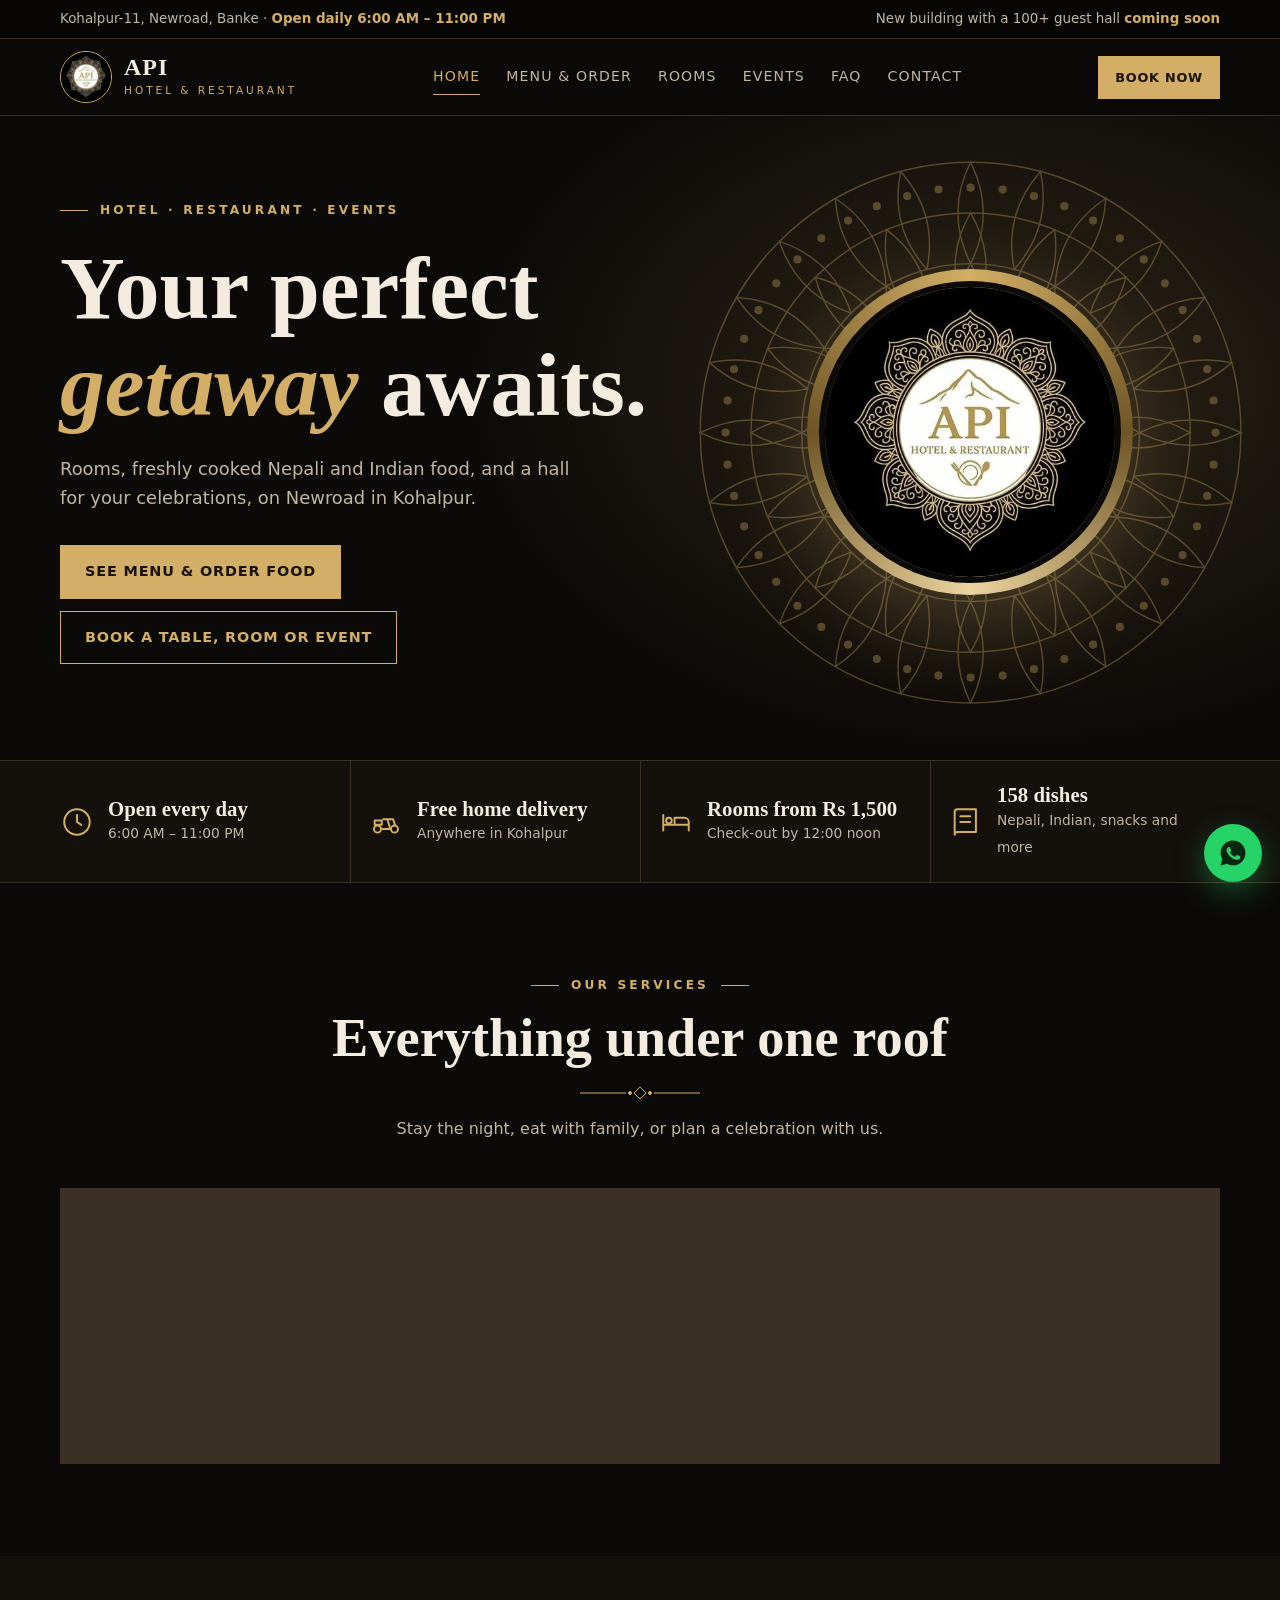
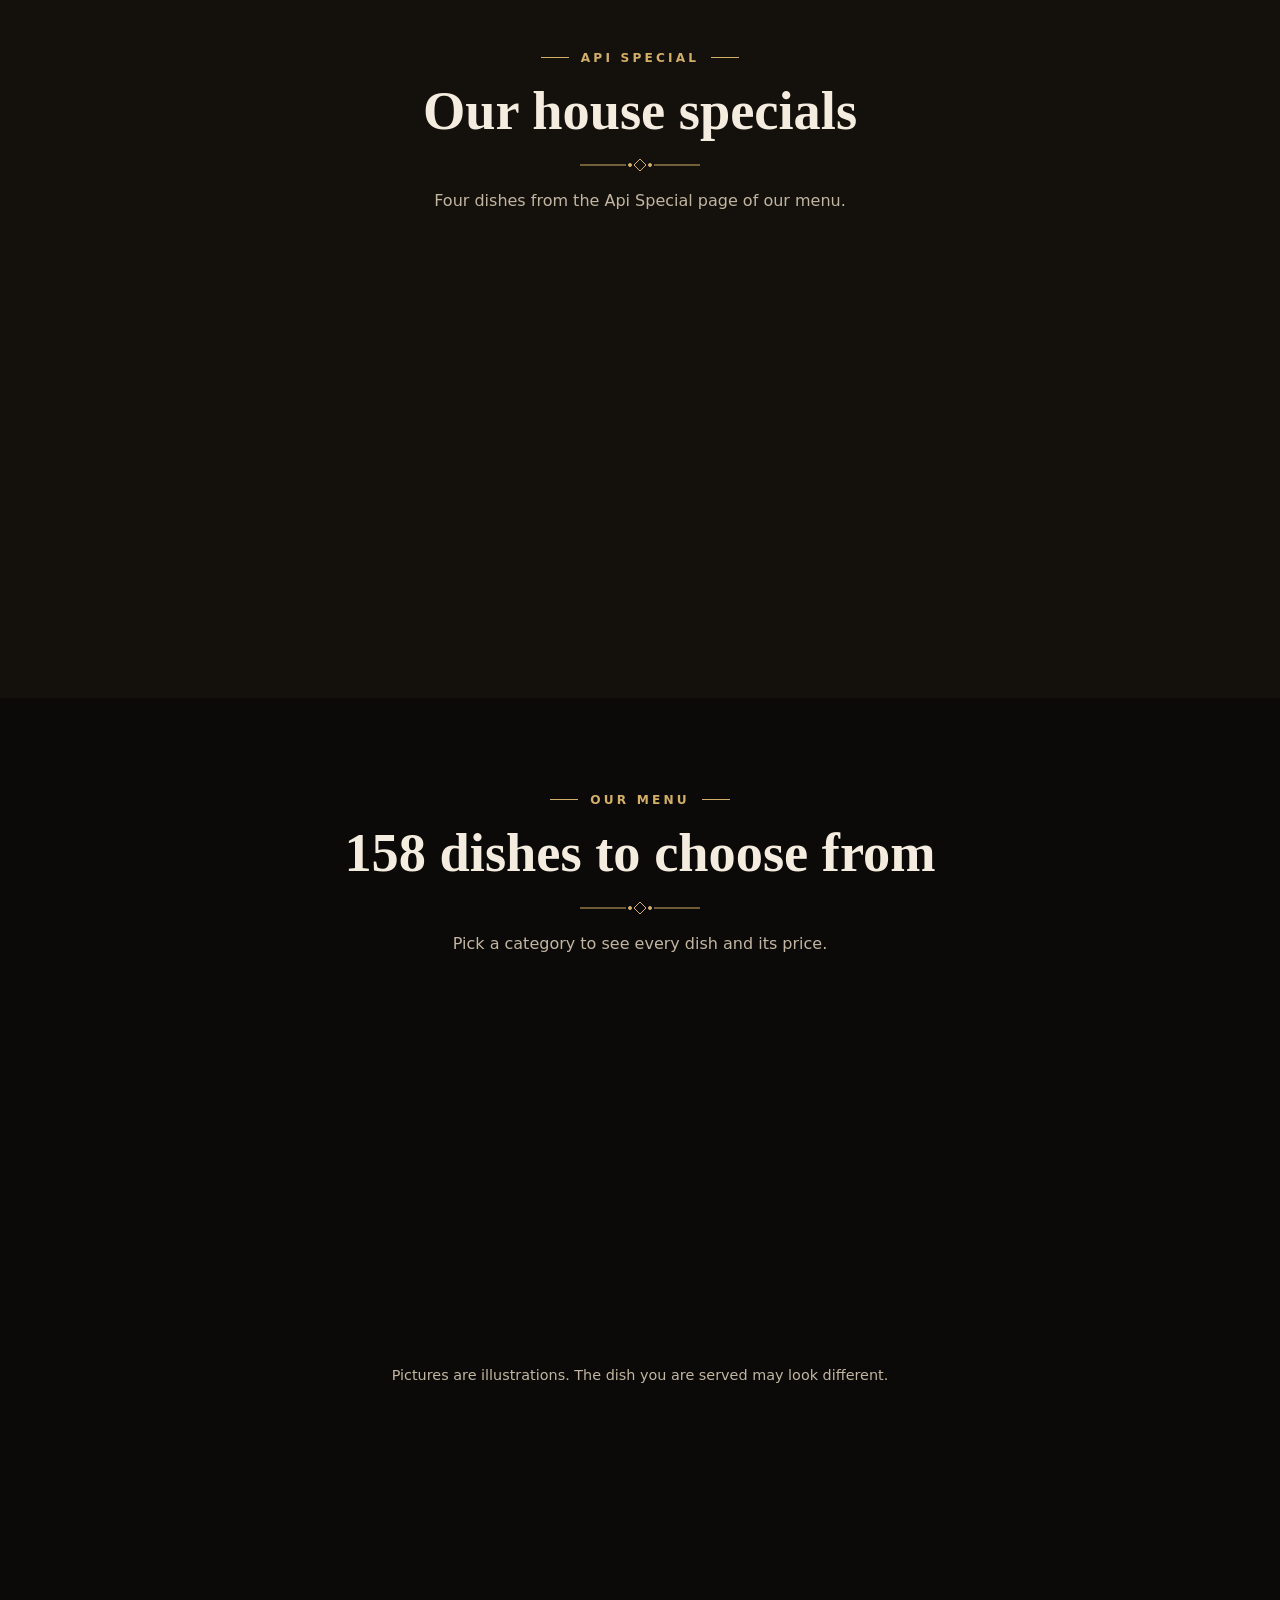
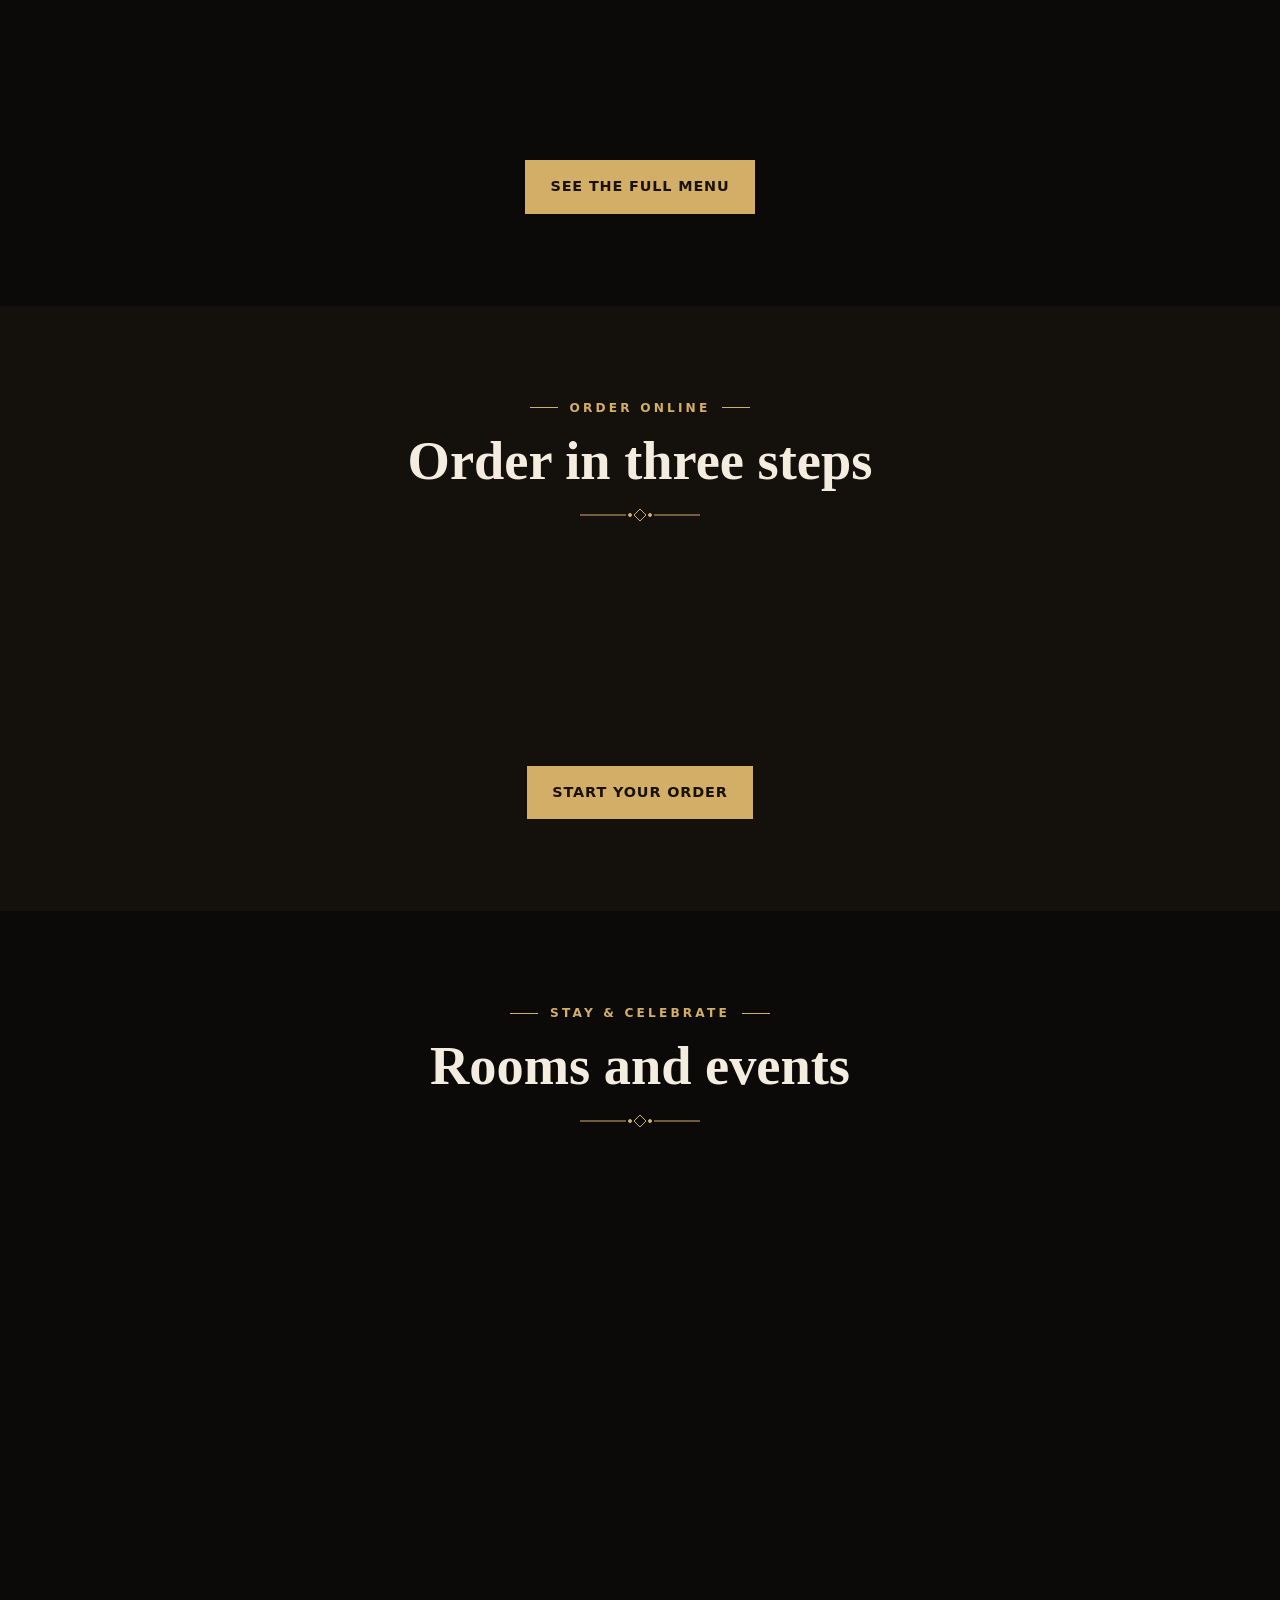
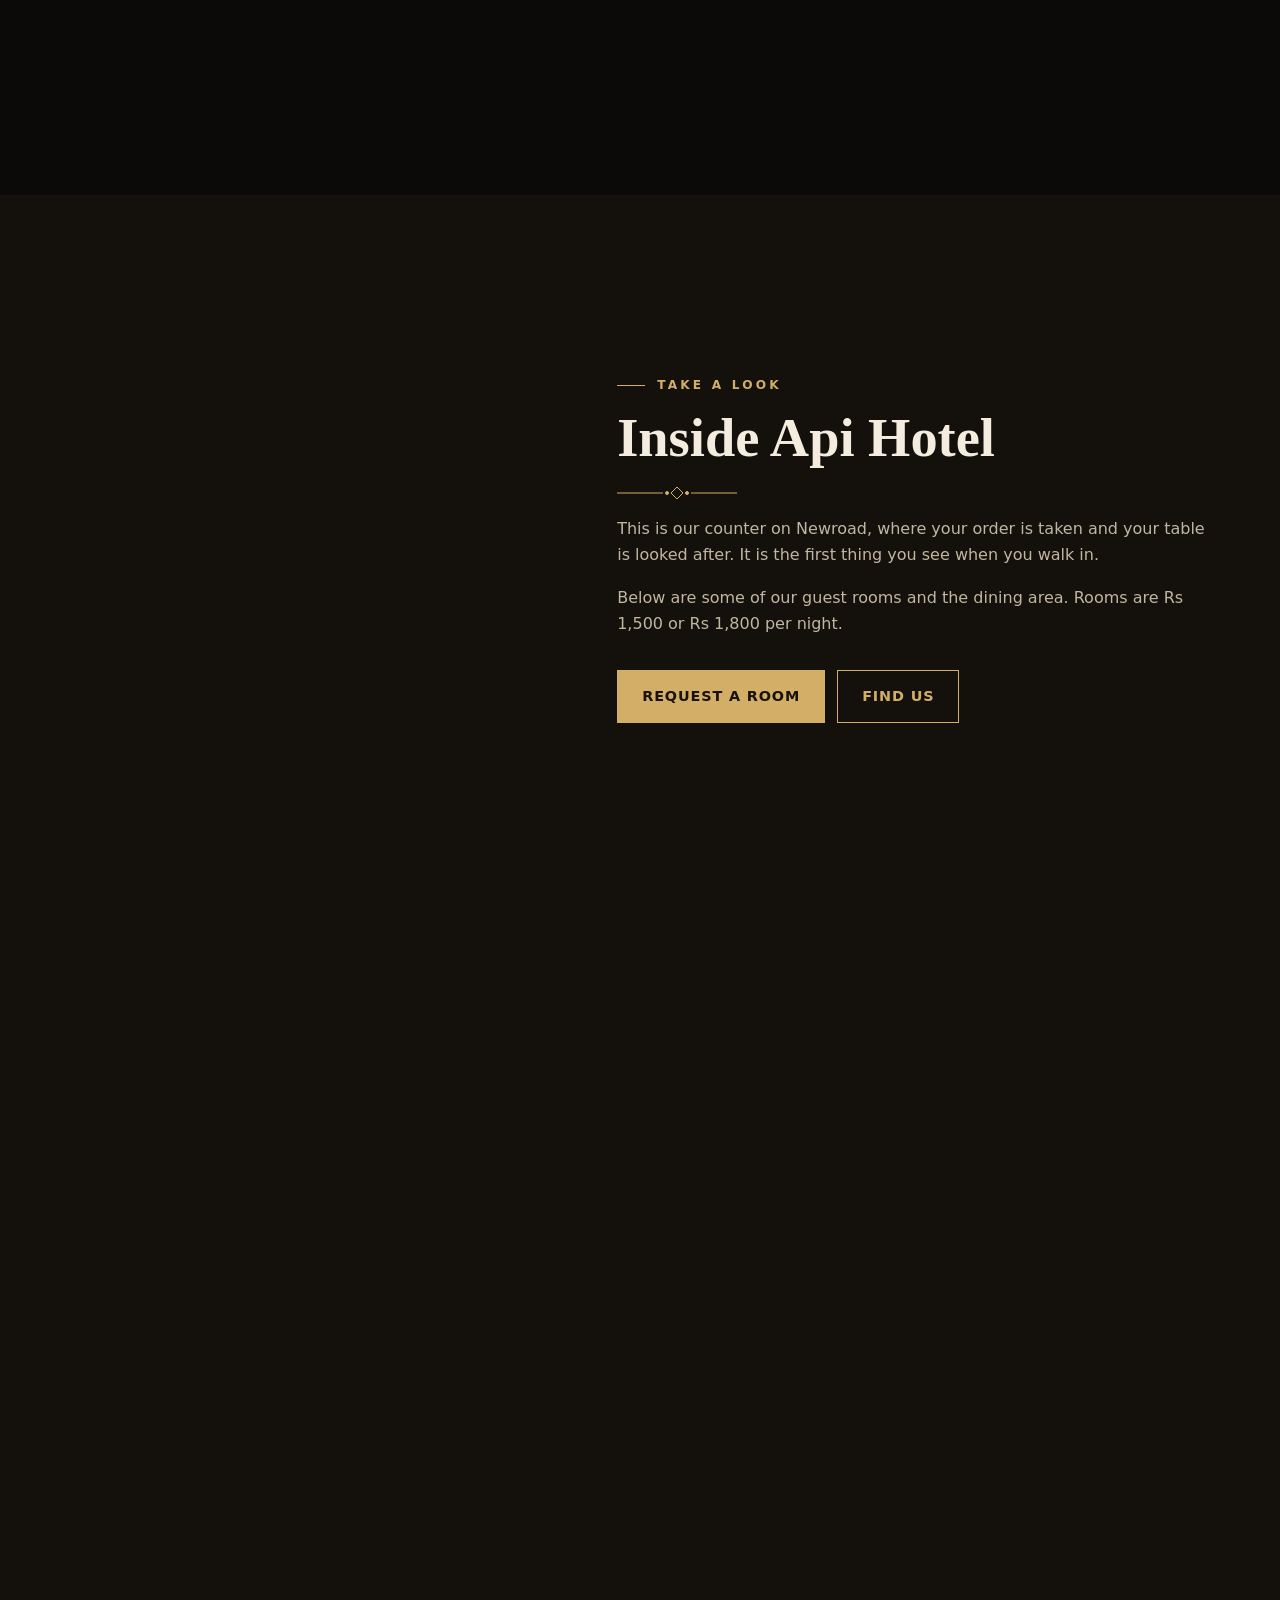
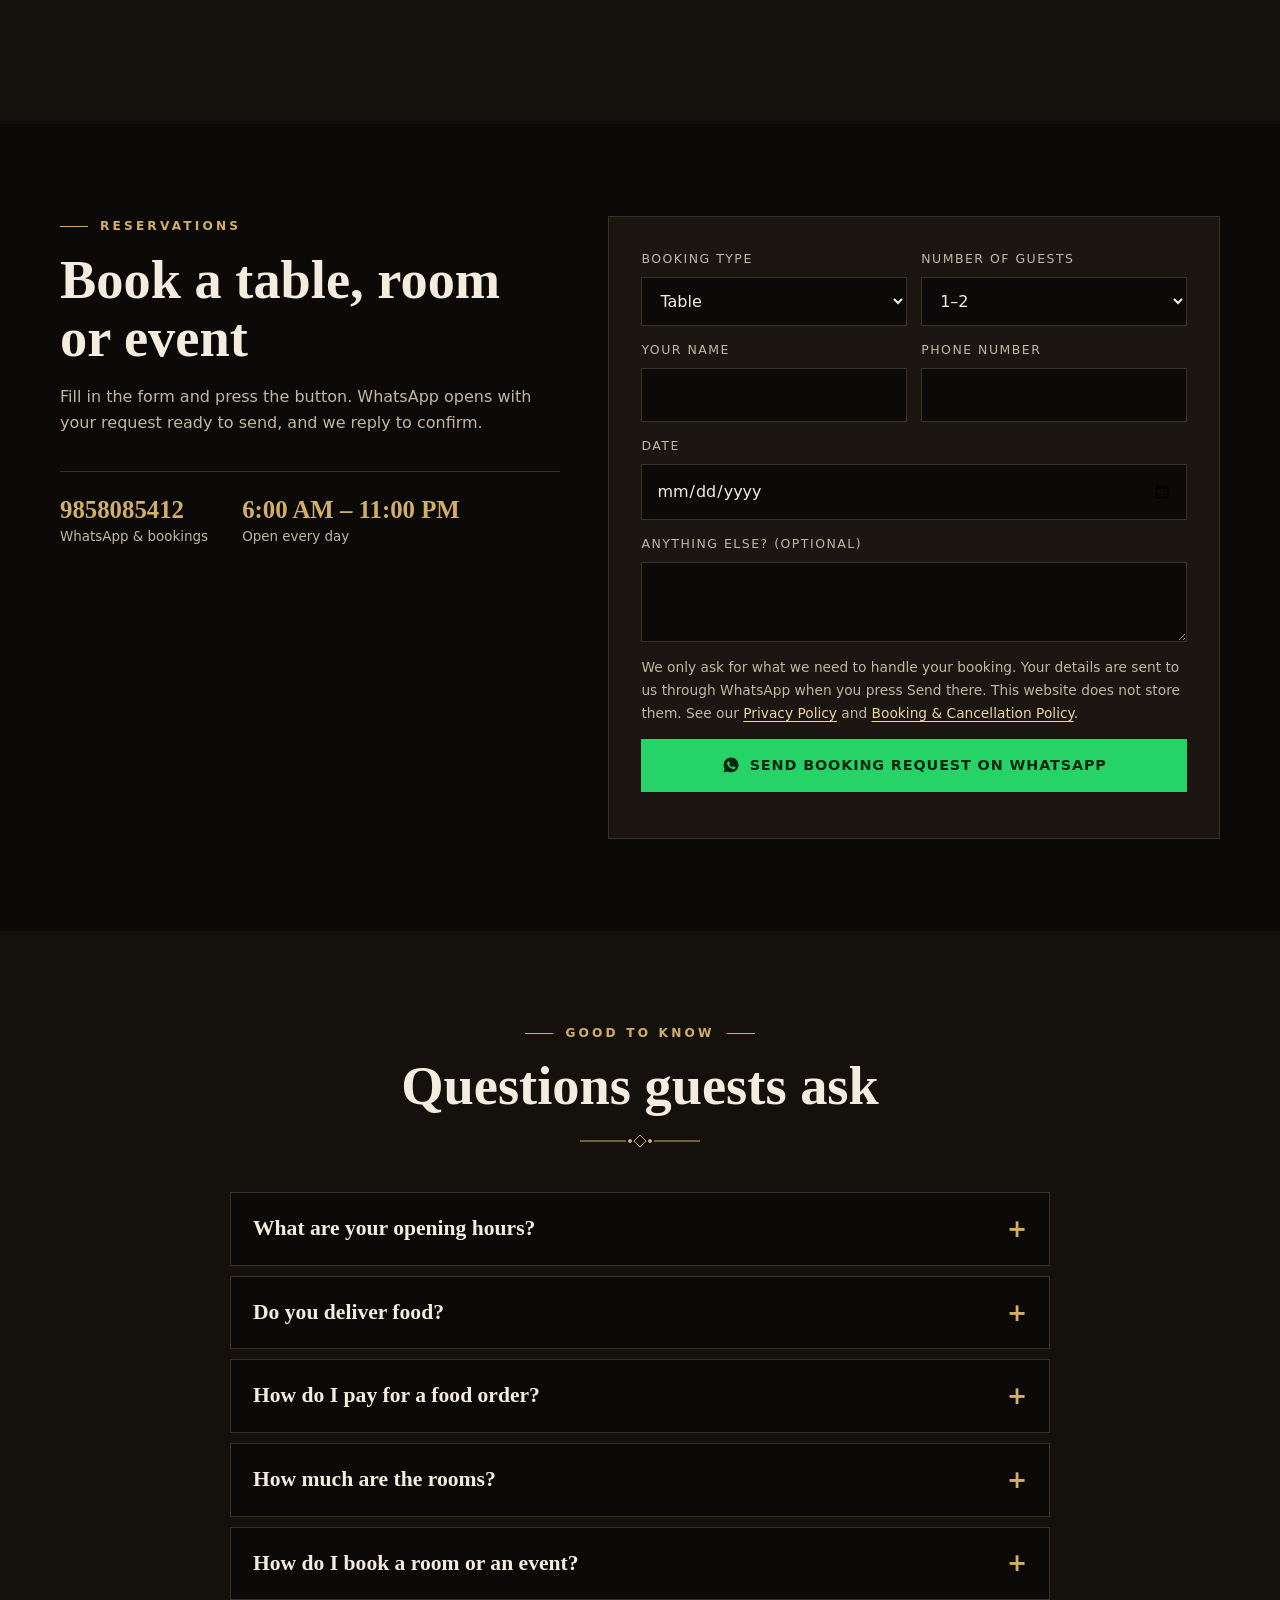
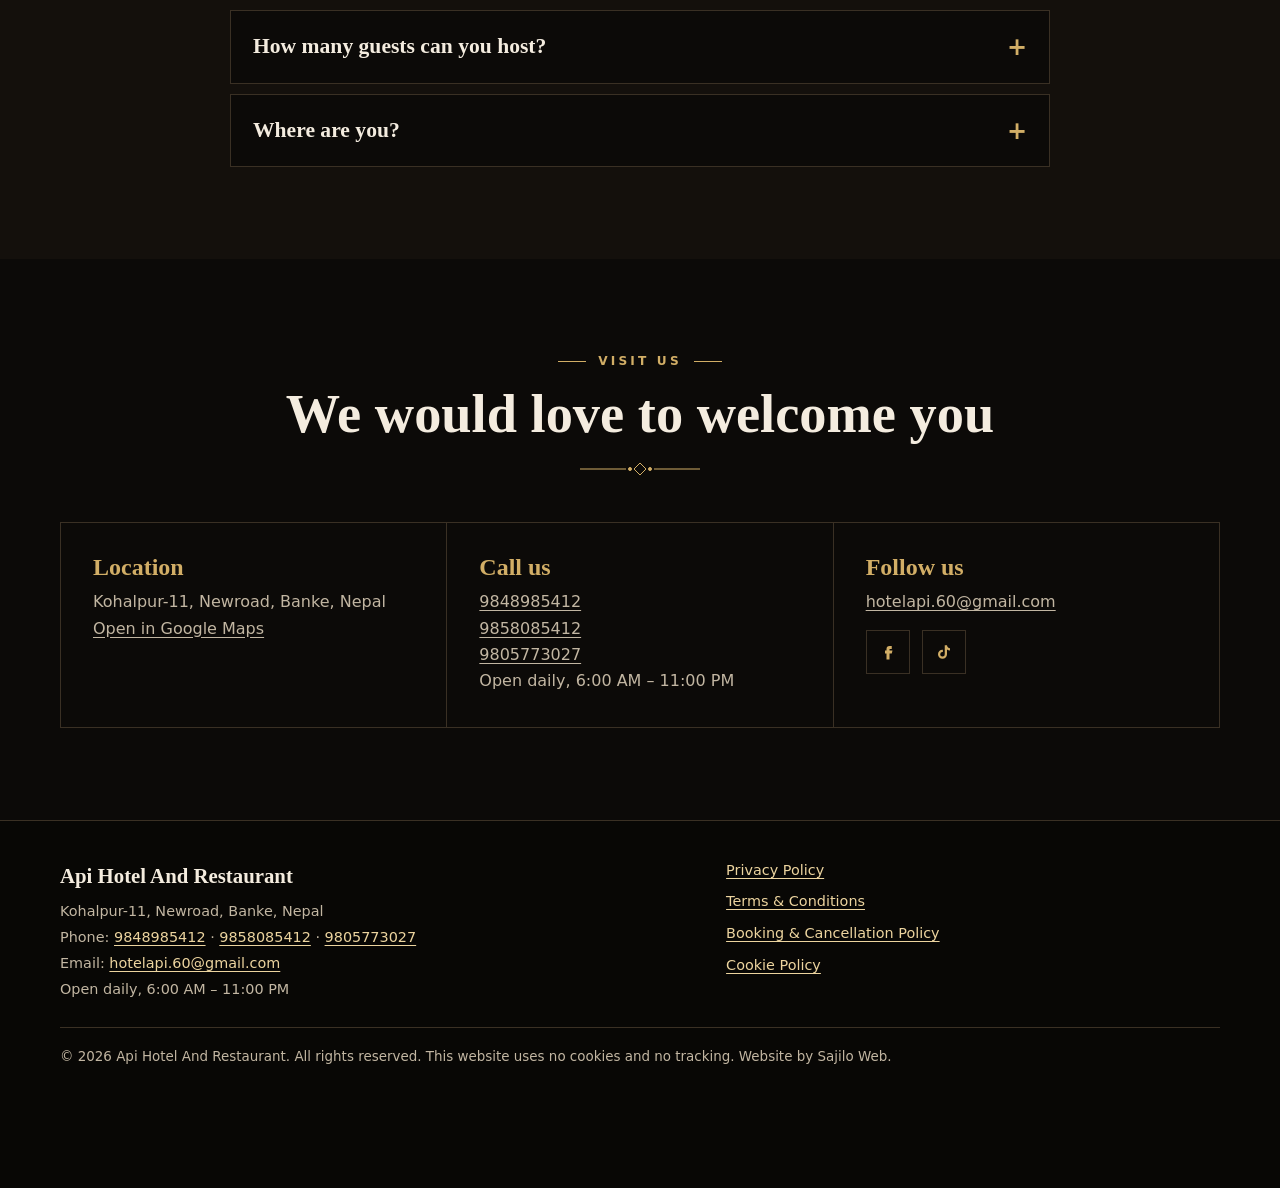
<file: index.html>
<!DOCTYPE html>
<html lang="en">
<head>
<meta charset="UTF-8">
<meta http-equiv="Content-Security-Policy" content="default-src 'self'; script-src 'self'; style-src 'self' https://fonts.googleapis.com; font-src https://fonts.gstatic.com; img-src 'self' data:; connect-src 'none'; frame-src 'none'; object-src 'none'; base-uri 'self'; form-action 'none'">
<meta name="referrer" content="strict-origin-when-cross-origin">
<meta name="viewport" content="width=device-width, initial-scale=1">
<meta name="theme-color" content="#0c0a08">
<title>Api Hotel &amp; Restaurant | Rooms, Dining &amp; Events in Kohalpur, Banke</title>
<meta name="description" content="Hotel, restaurant and event hall on Newroad, Kohalpur. See the menu, order food with free home delivery in Kohalpur, or book a table, room or event.">
<link rel="canonical" href="https://apihotelkohalpur.com/">
<meta property="og:type" content="website">
<meta property="og:url" content="https://apihotelkohalpur.com/">
<meta property="og:title" content="Api Hotel &amp; Restaurant | Rooms, Dining &amp; Events in Kohalpur, Banke">
<meta property="og:description" content="Hotel, restaurant and event hall on Newroad, Kohalpur. See the menu, order food with free home delivery in Kohalpur, or book a table, room or event.">
<meta property="og:image" content="https://apihotelkohalpur.com/assets/share.jpg">
<meta name="twitter:card" content="summary_large_image">
<link rel="icon" type="image/png" href="assets/icon-192.png">
<link rel="apple-touch-icon" href="assets/icon-180.png">
<link rel="manifest" href="site.webmanifest">
<link rel="preconnect" href="https://fonts.googleapis.com">
<link rel="preconnect" href="https://fonts.gstatic.com" crossorigin>
<link href="https://fonts.googleapis.com/css2?family=Cormorant+Garamond:ital,wght@0,500;0,600;0,700;1,600&family=Jost:wght@400;500;600&display=swap" rel="stylesheet">
<link rel="stylesheet" href="assets/styles.css?v=6f15b15f">
</head>
<body class="home">
<a class="skip" href="#main">Skip to main content</a>
<svg class="sr" aria-hidden="true" focusable="false"><symbol id="i-wa" viewBox="0 0 24 24"><path fill="currentColor" d="M12.04 2C6.58 2 2.13 6.45 2.13 11.91c0 1.75.46 3.45 1.32 4.95L2.05 22l5.25-1.38a9.9 9.9 0 0 0 4.74 1.21c5.46 0 9.91-4.45 9.91-9.91C21.95 6.45 17.5 2 12.04 2Zm5.8 14.09c-.24.68-1.42 1.3-1.95 1.35-.5.05-.97.23-3.27-.68-2.77-1.09-4.52-3.93-4.66-4.11-.13-.18-1.11-1.48-1.11-2.83 0-1.34.7-2 .95-2.28.25-.27.54-.34.72-.34h.52c.17 0 .39-.06.61.46.23.55.77 1.9.84 2.04.07.14.11.3.02.48-.09.18-.14.3-.27.46-.14.16-.29.36-.41.48-.14.14-.28.29-.12.56.16.27.7 1.16 1.51 1.88 1.04.93 1.91 1.21 2.18 1.35.27.14.43.11.59-.07.16-.18.68-.79.86-1.07.18-.27.36-.23.61-.14.25.09 1.59.75 1.86.89.27.14.45.2.52.32.07.11.07.66-.17 1.33Z"/></symbol><symbol id="i-fb" viewBox="0 0 24 24"><path fill="currentColor" d="M14 8h3V4h-3a4 4 0 0 0-4 4v2H8v4h2v8h4v-8h3l1-4h-4V8Z"/></symbol><symbol id="i-tt" viewBox="0 0 24 24"><path fill="currentColor" d="M16 3c.3 2.2 1.7 3.7 4 4v3c-1.5 0-2.9-.5-4-1.2V15a6 6 0 1 1-6-6h.5v3.1A3 3 0 1 0 13 15V3h3Z"/></symbol><symbol id="i-ig" viewBox="0 0 24 24"><g fill="none" stroke="currentColor" stroke-width="1.4" stroke-linecap="round" stroke-linejoin="round"><rect x="3" y="3" width="18" height="18" rx="5"/><circle cx="12" cy="12" r="4"/></g></symbol><symbol id="i-bed" viewBox="0 0 24 24"><g fill="none" stroke="currentColor" stroke-width="1.4" stroke-linecap="round" stroke-linejoin="round"><path d="M3 18V7M3 14h18v4M21 14v-2a3 3 0 0 0-3-3h-7v5"/><circle cx="7" cy="11" r="2"/></g></symbol><symbol id="i-dish" viewBox="0 0 24 24"><g fill="none" stroke="currentColor" stroke-width="1.4" stroke-linecap="round" stroke-linejoin="round"><path d="M3 17h18M5 17a7 7 0 0 1 14 0M12 8V6M10 6h4"/></g></symbol><symbol id="i-hall" viewBox="0 0 24 24"><g fill="none" stroke="currentColor" stroke-width="1.4" stroke-linecap="round" stroke-linejoin="round"><path d="M3 10 12 4l9 6M5 10v10M19 10v10M9 20v-6h6v6M3 20h18"/></g></symbol><symbol id="i-scooter" viewBox="0 0 24 24"><g fill="none" stroke="currentColor" stroke-width="1.4" stroke-linecap="round" stroke-linejoin="round"><circle cx="6" cy="17" r="2.5"/><circle cx="18" cy="17" r="2.5"/><path d="M8.5 17h7M15 17l-2-7h-3M13 10h4l1.5 4.5M4 11h5v3H4z"/></g></symbol><symbol id="i-search" viewBox="0 0 24 24"><g fill="none" stroke="currentColor" stroke-width="1.4" stroke-linecap="round" stroke-linejoin="round"><circle cx="11" cy="11" r="7"/><path d="m20 20-3.5-3.5"/></g></symbol><symbol id="i-clock" viewBox="0 0 24 24"><g fill="none" stroke="currentColor" stroke-width="1.4" stroke-linecap="round" stroke-linejoin="round"><circle cx="12" cy="12" r="9"/><path d="M12 7v5l3 2"/></g></symbol><symbol id="i-phone" viewBox="0 0 24 24"><g fill="none" stroke="currentColor" stroke-width="1.4" stroke-linecap="round" stroke-linejoin="round"><path d="M5 4h4l2 5-2 1a11 11 0 0 0 5 5l1-2 5 2v4a2 2 0 0 1-2 2A16 16 0 0 1 3 6a2 2 0 0 1 2-2Z"/></g></symbol><symbol id="i-pin" viewBox="0 0 24 24"><g fill="none" stroke="currentColor" stroke-width="1.4" stroke-linecap="round" stroke-linejoin="round"><path d="M12 21s-7-6-7-11a7 7 0 0 1 14 0c0 5-7 11-7 11Z"/><circle cx="12" cy="10" r="2.5"/></g></symbol><symbol id="i-book" viewBox="0 0 24 24"><g fill="none" stroke="currentColor" stroke-width="1.4" stroke-linecap="round" stroke-linejoin="round"><path d="M4 5a2 2 0 0 1 2-2h13v16H6a2 2 0 0 0-2 2Z"/><path d="M8 8h7M8 12h7"/></g></symbol><symbol id="i-star" viewBox="0 0 24 24"><g fill="none" stroke="currentColor" stroke-width="1.4" stroke-linecap="round" stroke-linejoin="round"><path d="m12 3 2.7 5.6 6.1.9-4.4 4.3 1 6.1L12 17l-5.4 2.9 1-6.1L3.2 9.5l6.1-.9Z"/></g></symbol><symbol id="i-thali" viewBox="0 0 24 24"><g fill="none" stroke="currentColor" stroke-width="1.4" stroke-linecap="round" stroke-linejoin="round"><circle cx="12" cy="12" r="9"/><circle cx="8.5" cy="10" r="2"/><circle cx="15.5" cy="10" r="2"/><path d="M8 16h8"/></g></symbol><symbol id="i-momo" viewBox="0 0 24 24"><g fill="none" stroke="currentColor" stroke-width="1.4" stroke-linecap="round" stroke-linejoin="round"><path d="M3 15c0-5 4-8 9-8s9 3 9 8Z"/><path d="M12 7c-1 2-1 4 0 5M8 8c0 2 1 3 2 4M16 8c0 2-1 3-2 4M5 18h14"/></g></symbol><symbol id="i-noodles" viewBox="0 0 24 24"><g fill="none" stroke="currentColor" stroke-width="1.4" stroke-linecap="round" stroke-linejoin="round"><path d="M3 12h18a9 9 0 0 1-18 0Z"/><path d="M8 12V6M12 12V5M16 12V6M4 4l16 3"/></g></symbol><symbol id="i-rice" viewBox="0 0 24 24"><g fill="none" stroke="currentColor" stroke-width="1.4" stroke-linecap="round" stroke-linejoin="round"><path d="M3 12h18a9 9 0 0 1-18 0Z"/><path d="M6 12a6 6 0 0 1 12 0"/></g></symbol><symbol id="i-flame" viewBox="0 0 24 24"><g fill="none" stroke="currentColor" stroke-width="1.4" stroke-linecap="round" stroke-linejoin="round"><path d="M12 3c1 3 5 5 5 10a5 5 0 0 1-10 0c0-2 1-3 2-4 0 2 1 3 2 3 0-3-1-6 1-9Z"/></g></symbol><symbol id="i-drumstick" viewBox="0 0 24 24"><g fill="none" stroke="currentColor" stroke-width="1.4" stroke-linecap="round" stroke-linejoin="round"><path d="M10 14a5 5 0 1 1 4-4c0 2-2 4-4 4Z"/><path d="M9 15l-3 3M5 17l2 2M4 19l1 1"/></g></symbol><symbol id="i-pot" viewBox="0 0 24 24"><g fill="none" stroke="currentColor" stroke-width="1.4" stroke-linecap="round" stroke-linejoin="round"><path d="M4 10h16v5a5 5 0 0 1-5 5H9a5 5 0 0 1-5-5Z"/><path d="M2 10h20M9 6c0-1 1-1 1-2M14 6c0-1 1-1 1-2"/></g></symbol><symbol id="i-cheese" viewBox="0 0 24 24"><g fill="none" stroke="currentColor" stroke-width="1.4" stroke-linecap="round" stroke-linejoin="round"><path d="M4 8l8-4 8 4v8l-8 4-8-4Z"/><path d="M4 8l8 4 8-4M12 12v8"/></g></symbol><symbol id="i-leaf" viewBox="0 0 24 24"><g fill="none" stroke="currentColor" stroke-width="1.4" stroke-linecap="round" stroke-linejoin="round"><path d="M5 19c0-9 5-14 14-14 0 9-5 14-14 14Z"/><path d="M5 19 14 10"/></g></symbol><symbol id="i-bowl" viewBox="0 0 24 24"><g fill="none" stroke="currentColor" stroke-width="1.4" stroke-linecap="round" stroke-linejoin="round"><path d="M3 11h18a9 9 0 0 1-18 0Z"/><path d="M9 7c0-1 1-1 1-2M14 7c0-1 1-1 1-2"/></g></symbol><symbol id="i-bread" viewBox="0 0 24 24"><g fill="none" stroke="currentColor" stroke-width="1.4" stroke-linecap="round" stroke-linejoin="round"><ellipse cx="12" cy="12" rx="9" ry="6"/><path d="M8 11l1 2M12 10l1 2M16 11l1 2"/></g></symbol><symbol id="i-pizza" viewBox="0 0 24 24"><g fill="none" stroke="currentColor" stroke-width="1.4" stroke-linecap="round" stroke-linejoin="round"><path d="M3 6c6-3 12-3 18 0L12 21Z"/><circle cx="10" cy="9" r="1"/><circle cx="14" cy="10" r="1"/><circle cx="12" cy="14" r="1"/></g></symbol><symbol id="i-egg" viewBox="0 0 24 24"><g fill="none" stroke="currentColor" stroke-width="1.4" stroke-linecap="round" stroke-linejoin="round"><path d="M12 3c4 0 7 6 7 10a7 7 0 0 1-14 0c0-4 3-10 7-10Z"/><circle cx="12" cy="14" r="3"/></g></symbol><symbol id="i-cup" viewBox="0 0 24 24"><g fill="none" stroke="currentColor" stroke-width="1.4" stroke-linecap="round" stroke-linejoin="round"><path d="M4 8h13v5a5 5 0 0 1-5 5H9a5 5 0 0 1-5-5Z"/><path d="M17 9h2a2 2 0 0 1 0 4h-2M3 21h15"/></g></symbol><symbol id="i-glass" viewBox="0 0 24 24"><g fill="none" stroke="currentColor" stroke-width="1.4" stroke-linecap="round" stroke-linejoin="round"><path d="M6 3h12l-2 18H8Z"/><path d="M7 9h10"/></g></symbol></svg>
<div class="top"><div class="wrap">
  <span>Kohalpur-11, Newroad, Banke · <b>Open daily 6:00 AM – 11:00 PM</b></span>
  <span>New building with a 100+ guest hall <b>coming soon</b></span>
</div></div>
<nav class="nav" aria-label="Main"><div class="wrap">
  <a href="index.html" class="brand"><picture><source srcset="assets/logo.webp" type="image/webp"><img src="assets/logo.jpg" alt="" width="52" height="52"></picture><span><b>API</b><small>Hotel &amp; Restaurant</small></span></a>
  <button class="menu-btn" id="menuBtn" type="button" aria-expanded="false" aria-controls="navLinks" aria-label="Open menu">☰</button>
  <div class="links" id="navLinks">
    <a href="index.html" aria-current="page">Home</a>
    <a href="menu.html">Menu &amp; Order</a>
    <a href="index.html#rooms">Rooms</a>
    <a href="index.html#events">Events</a>
    <a href="index.html#faq">FAQ</a>
    <a href="index.html#contact">Contact</a>
  </div>
  <a href="index.html#book" class="btn btn-gold cta">Book now</a>
</div></nav>
<main id="main">
<header class="hero"><div class="wrap">
  <div>
    <div class="eyebrow">Hotel · Restaurant · Events</div>
    <h1>Your perfect <em>getaway</em> awaits.</h1>
    <p>Rooms, freshly cooked Nepali and Indian food, and a hall for your celebrations, on Newroad in Kohalpur.</p>
    <div class="ctas">
      <a href="menu.html" class="btn btn-gold">See menu &amp; order food</a>
      <a href="#book" class="btn">Book a table, room or event</a>
    </div>
  </div>
  <div class="stage"><svg class="mandala" viewBox="0 0 200 200" aria-hidden="true" focusable="false" fill="none" stroke="currentColor" stroke-width=".5"><circle cx="100" cy="100" r="96"/><circle cx="100" cy="100" r="78"/><circle cx="100" cy="100" r="60"/><circle cx="100" cy="100" r="40"/><path transform="rotate(0.0 100 100)" d="M100 40 Q109 22 100 4 Q91 22 100 40Z"/><path transform="rotate(15.0 100 100)" d="M100 40 Q109 22 100 4 Q91 22 100 40Z"/><path transform="rotate(30.0 100 100)" d="M100 40 Q109 22 100 4 Q91 22 100 40Z"/><path transform="rotate(45.0 100 100)" d="M100 40 Q109 22 100 4 Q91 22 100 40Z"/><path transform="rotate(60.0 100 100)" d="M100 40 Q109 22 100 4 Q91 22 100 40Z"/><path transform="rotate(75.0 100 100)" d="M100 40 Q109 22 100 4 Q91 22 100 40Z"/><path transform="rotate(90.0 100 100)" d="M100 40 Q109 22 100 4 Q91 22 100 40Z"/><path transform="rotate(105.0 100 100)" d="M100 40 Q109 22 100 4 Q91 22 100 40Z"/><path transform="rotate(120.0 100 100)" d="M100 40 Q109 22 100 4 Q91 22 100 40Z"/><path transform="rotate(135.0 100 100)" d="M100 40 Q109 22 100 4 Q91 22 100 40Z"/><path transform="rotate(150.0 100 100)" d="M100 40 Q109 22 100 4 Q91 22 100 40Z"/><path transform="rotate(165.0 100 100)" d="M100 40 Q109 22 100 4 Q91 22 100 40Z"/><path transform="rotate(180.0 100 100)" d="M100 40 Q109 22 100 4 Q91 22 100 40Z"/><path transform="rotate(195.0 100 100)" d="M100 40 Q109 22 100 4 Q91 22 100 40Z"/><path transform="rotate(210.0 100 100)" d="M100 40 Q109 22 100 4 Q91 22 100 40Z"/><path transform="rotate(225.0 100 100)" d="M100 40 Q109 22 100 4 Q91 22 100 40Z"/><path transform="rotate(240.0 100 100)" d="M100 40 Q109 22 100 4 Q91 22 100 40Z"/><path transform="rotate(255.0 100 100)" d="M100 40 Q109 22 100 4 Q91 22 100 40Z"/><path transform="rotate(270.0 100 100)" d="M100 40 Q109 22 100 4 Q91 22 100 40Z"/><path transform="rotate(285.0 100 100)" d="M100 40 Q109 22 100 4 Q91 22 100 40Z"/><path transform="rotate(300.0 100 100)" d="M100 40 Q109 22 100 4 Q91 22 100 40Z"/><path transform="rotate(315.0 100 100)" d="M100 40 Q109 22 100 4 Q91 22 100 40Z"/><path transform="rotate(330.0 100 100)" d="M100 40 Q109 22 100 4 Q91 22 100 40Z"/><path transform="rotate(345.0 100 100)" d="M100 40 Q109 22 100 4 Q91 22 100 40Z"/><path transform="rotate(0.0 100 100)" d="M100 60 Q111 41 100 22 Q89 41 100 60Z"/><path transform="rotate(22.5 100 100)" d="M100 60 Q111 41 100 22 Q89 41 100 60Z"/><path transform="rotate(45.0 100 100)" d="M100 60 Q111 41 100 22 Q89 41 100 60Z"/><path transform="rotate(67.5 100 100)" d="M100 60 Q111 41 100 22 Q89 41 100 60Z"/><path transform="rotate(90.0 100 100)" d="M100 60 Q111 41 100 22 Q89 41 100 60Z"/><path transform="rotate(112.5 100 100)" d="M100 60 Q111 41 100 22 Q89 41 100 60Z"/><path transform="rotate(135.0 100 100)" d="M100 60 Q111 41 100 22 Q89 41 100 60Z"/><path transform="rotate(157.5 100 100)" d="M100 60 Q111 41 100 22 Q89 41 100 60Z"/><path transform="rotate(180.0 100 100)" d="M100 60 Q111 41 100 22 Q89 41 100 60Z"/><path transform="rotate(202.5 100 100)" d="M100 60 Q111 41 100 22 Q89 41 100 60Z"/><path transform="rotate(225.0 100 100)" d="M100 60 Q111 41 100 22 Q89 41 100 60Z"/><path transform="rotate(247.5 100 100)" d="M100 60 Q111 41 100 22 Q89 41 100 60Z"/><path transform="rotate(270.0 100 100)" d="M100 60 Q111 41 100 22 Q89 41 100 60Z"/><path transform="rotate(292.5 100 100)" d="M100 60 Q111 41 100 22 Q89 41 100 60Z"/><path transform="rotate(315.0 100 100)" d="M100 60 Q111 41 100 22 Q89 41 100 60Z"/><path transform="rotate(337.5 100 100)" d="M100 60 Q111 41 100 22 Q89 41 100 60Z"/><path transform="rotate(0.0 100 100)" d="M100 82 Q112 61 100 40 Q88 61 100 82Z"/><path transform="rotate(30.0 100 100)" d="M100 82 Q112 61 100 40 Q88 61 100 82Z"/><path transform="rotate(60.0 100 100)" d="M100 82 Q112 61 100 40 Q88 61 100 82Z"/><path transform="rotate(90.0 100 100)" d="M100 82 Q112 61 100 40 Q88 61 100 82Z"/><path transform="rotate(120.0 100 100)" d="M100 82 Q112 61 100 40 Q88 61 100 82Z"/><path transform="rotate(150.0 100 100)" d="M100 82 Q112 61 100 40 Q88 61 100 82Z"/><path transform="rotate(180.0 100 100)" d="M100 82 Q112 61 100 40 Q88 61 100 82Z"/><path transform="rotate(210.0 100 100)" d="M100 82 Q112 61 100 40 Q88 61 100 82Z"/><path transform="rotate(240.0 100 100)" d="M100 82 Q112 61 100 40 Q88 61 100 82Z"/><path transform="rotate(270.0 100 100)" d="M100 82 Q112 61 100 40 Q88 61 100 82Z"/><path transform="rotate(300.0 100 100)" d="M100 82 Q112 61 100 40 Q88 61 100 82Z"/><path transform="rotate(330.0 100 100)" d="M100 82 Q112 61 100 40 Q88 61 100 82Z"/><circle cx="187.0" cy="100.0" r="1.2" fill="currentColor"/><circle cx="186.3" cy="111.4" r="1.2" fill="currentColor"/><circle cx="184.0" cy="122.5" r="1.2" fill="currentColor"/><circle cx="180.4" cy="133.3" r="1.2" fill="currentColor"/><circle cx="175.3" cy="143.5" r="1.2" fill="currentColor"/><circle cx="169.0" cy="153.0" r="1.2" fill="currentColor"/><circle cx="161.5" cy="161.5" r="1.2" fill="currentColor"/><circle cx="153.0" cy="169.0" r="1.2" fill="currentColor"/><circle cx="143.5" cy="175.3" r="1.2" fill="currentColor"/><circle cx="133.3" cy="180.4" r="1.2" fill="currentColor"/><circle cx="122.5" cy="184.0" r="1.2" fill="currentColor"/><circle cx="111.4" cy="186.3" r="1.2" fill="currentColor"/><circle cx="100.0" cy="187.0" r="1.2" fill="currentColor"/><circle cx="88.6" cy="186.3" r="1.2" fill="currentColor"/><circle cx="77.5" cy="184.0" r="1.2" fill="currentColor"/><circle cx="66.7" cy="180.4" r="1.2" fill="currentColor"/><circle cx="56.5" cy="175.3" r="1.2" fill="currentColor"/><circle cx="47.0" cy="169.0" r="1.2" fill="currentColor"/><circle cx="38.5" cy="161.5" r="1.2" fill="currentColor"/><circle cx="31.0" cy="153.0" r="1.2" fill="currentColor"/><circle cx="24.7" cy="143.5" r="1.2" fill="currentColor"/><circle cx="19.6" cy="133.3" r="1.2" fill="currentColor"/><circle cx="16.0" cy="122.5" r="1.2" fill="currentColor"/><circle cx="13.7" cy="111.4" r="1.2" fill="currentColor"/><circle cx="13.0" cy="100.0" r="1.2" fill="currentColor"/><circle cx="13.7" cy="88.6" r="1.2" fill="currentColor"/><circle cx="16.0" cy="77.5" r="1.2" fill="currentColor"/><circle cx="19.6" cy="66.7" r="1.2" fill="currentColor"/><circle cx="24.7" cy="56.5" r="1.2" fill="currentColor"/><circle cx="31.0" cy="47.0" r="1.2" fill="currentColor"/><circle cx="38.5" cy="38.5" r="1.2" fill="currentColor"/><circle cx="47.0" cy="31.0" r="1.2" fill="currentColor"/><circle cx="56.5" cy="24.7" r="1.2" fill="currentColor"/><circle cx="66.7" cy="19.6" r="1.2" fill="currentColor"/><circle cx="77.5" cy="16.0" r="1.2" fill="currentColor"/><circle cx="88.6" cy="13.7" r="1.2" fill="currentColor"/><circle cx="100.0" cy="13.0" r="1.2" fill="currentColor"/><circle cx="111.4" cy="13.7" r="1.2" fill="currentColor"/><circle cx="122.5" cy="16.0" r="1.2" fill="currentColor"/><circle cx="133.3" cy="19.6" r="1.2" fill="currentColor"/><circle cx="143.5" cy="24.7" r="1.2" fill="currentColor"/><circle cx="153.0" cy="31.0" r="1.2" fill="currentColor"/><circle cx="161.5" cy="38.5" r="1.2" fill="currentColor"/><circle cx="169.0" cy="47.0" r="1.2" fill="currentColor"/><circle cx="175.3" cy="56.5" r="1.2" fill="currentColor"/><circle cx="180.4" cy="66.7" r="1.2" fill="currentColor"/><circle cx="184.0" cy="77.5" r="1.2" fill="currentColor"/><circle cx="186.3" cy="88.6" r="1.2" fill="currentColor"/></svg><div class="emblem"><picture><source srcset="assets/logo.webp" type="image/webp"><img src="assets/logo.jpg" alt="Api Hotel &amp; Restaurant logo" width="440" height="440"></picture></div></div>
</div></header>

<div class="facts"><div class="wrap">
  <div class="fact"><svg aria-hidden="true" focusable="false"><use href="#i-clock"/></svg><div><b>Open every day</b><span>6:00 AM – 11:00 PM</span></div></div>
  <div class="fact"><svg aria-hidden="true" focusable="false"><use href="#i-scooter"/></svg><div><b>Free home delivery</b><span>Anywhere in Kohalpur</span></div></div>
  <div class="fact"><svg aria-hidden="true" focusable="false"><use href="#i-bed"/></svg><div><b>Rooms from Rs 1,500</b><span>Check-out by 12:00 noon</span></div></div>
  <div class="fact"><svg aria-hidden="true" focusable="false"><use href="#i-book"/></svg><div><b>158 dishes</b><span>Nepali, Indian, snacks and more</span></div></div>
</div></div>

<section class="section" aria-labelledby="h-services">
  <div class="wrap center">
    <div class="eyebrow">Our services</div>
    <h2 id="h-services">Everything under one roof</h2><svg class="orn" viewBox="0 0 120 14" aria-hidden="true" focusable="false" fill="none" stroke="currentColor" stroke-width="1"><path d="M0 7h46M74 7h46"/><path d="M60 1l6 6-6 6-6-6Z"/><circle cx="50" cy="7" r="1.5" fill="currentColor"/><circle cx="70" cy="7" r="1.5" fill="currentColor"/></svg>
    <p class="sub">Stay the night, eat with family, or plan a celebration with us.</p>
  </div>
  <div class="wrap"><div class="grid4">
    <div class="svc reveal"><svg aria-hidden="true" focusable="false"><use href="#i-bed"/></svg><h3>Rooms</h3><p>Rooms for travellers and families, from Rs 1,500 per night.</p><a href="#rooms">See room rates</a></div>
    <div class="svc reveal"><svg aria-hidden="true" focusable="false"><use href="#i-dish"/></svg><h3>Restaurant</h3><p>Khana sets, momo, tandoori, curries, pizza, breakfast and more.</p><a href="menu.html">See the menu</a></div>
    <div class="svc reveal"><svg aria-hidden="true" focusable="false"><use href="#i-hall"/></svg><h3>Events &amp; meetings</h3><p>A hall and dining area for birthdays, parties and meetings.</p><a href="#events">Plan an event</a></div>
    <div class="svc reveal"><svg aria-hidden="true" focusable="false"><use href="#i-scooter"/></svg><h3>Home delivery</h3><p>Order on WhatsApp and we deliver free within Kohalpur.</p><a href="menu.html">Order food</a></div>
  </div></div>
</section>

<section class="section alt" aria-labelledby="h-special">
  <div class="wrap center">
    <div class="eyebrow">Api Special</div>
    <h2 id="h-special">Our house specials</h2><svg class="orn" viewBox="0 0 120 14" aria-hidden="true" focusable="false" fill="none" stroke="currentColor" stroke-width="1"><path d="M0 7h46M74 7h46"/><path d="M60 1l6 6-6 6-6-6Z"/><circle cx="50" cy="7" r="1.5" fill="currentColor"/><circle cx="70" cy="7" r="1.5" fill="currentColor"/></svg>
    <p class="sub">Four dishes from the Api Special page of our menu.</p>
  </div>
  <div class="wrap">
    <div class="specials">
      <div class="special reveal"><span class="no" aria-hidden="true">01</span><h3>Api Special Platter</h3><p>Our signature sharing platter.</p><div class="pr">Rs 1,800</div><a class="btn" href="menu.html#special">Order the platter</a></div><div class="special reveal"><span class="no" aria-hidden="true">02</span><h3>Grilled Chicken</h3><p>A whole grilled chicken. Half portion also available.</p><div class="pr">Rs 1,200</div><a class="btn" href="menu.html#special">Order grilled chicken</a></div><div class="special reveal"><span class="no" aria-hidden="true">03</span><h3>Hans ko Choila</h3><p>Spiced duck choila, made the Nepali way.</p><div class="pr">Rs 500</div><a class="btn" href="menu.html#special">Order duck choila</a></div><div class="special reveal"><span class="no" aria-hidden="true">04</span><h3>Chicken Dum Biryani</h3><p>Slow-cooked rice with chicken.</p><div class="pr">Rs 400</div><a class="btn" href="menu.html#special">Order biryani</a></div>
    </div>
  </div>
</section>

<section class="section" aria-labelledby="h-menu">
  <div class="wrap center">
    <div class="eyebrow">Our menu</div>
    <h2 id="h-menu">158 dishes to choose from</h2><svg class="orn" viewBox="0 0 120 14" aria-hidden="true" focusable="false" fill="none" stroke="currentColor" stroke-width="1"><path d="M0 7h46M74 7h46"/><path d="M60 1l6 6-6 6-6-6Z"/><circle cx="50" cy="7" r="1.5" fill="currentColor"/><circle cx="70" cy="7" r="1.5" fill="currentColor"/></svg>
    <p class="sub">Pick a category to see every dish and its price.</p>
  </div>
  <div class="wrap">
    <div class="dishes">
      <a class="dish reveal" href="menu.html#grill"><picture><source srcset="assets/gallery/dish-grilled-full.webp" type="image/webp"><img src="assets/gallery/dish-grilled-full.jpg" alt="A whole grilled chicken on a dark plate with lemon wedges" width="800" height="800" loading="lazy"></picture><span class="dish-txt"><b>Grilled Chicken</b><span>Full · Rs 1,200</span></span></a>
      <a class="dish reveal" href="menu.html#grill"><picture><source srcset="assets/gallery/dish-grilled-half.webp" type="image/webp"><img src="assets/gallery/dish-grilled-half.jpg" alt="Half a grilled chicken with salad, lime and a red dipping sauce" width="800" height="800" loading="lazy"></picture><span class="dish-txt"><b>Grilled Chicken</b><span>Half · Rs 600</span></span></a>
      <a class="dish reveal" href="menu.html#pizza"><picture><source srcset="assets/gallery/dish-pasta.webp" type="image/webp"><img src="assets/gallery/dish-pasta.jpg" alt="A bowl of penne pasta in white sauce with vegetables" width="800" height="800" loading="lazy"></picture><span class="dish-txt"><b>White Sauce Pasta</b><span>From Rs 250</span></span></a>
      <a class="dish reveal" href="menu.html#khana"><picture><source srcset="assets/gallery/dish-thali.webp" type="image/webp"><img src="assets/gallery/dish-thali.jpg" alt="A thali with rice, dal, vegetable curries, roti and pickle" width="800" height="800" loading="lazy"></picture><span class="dish-txt"><b>Veg Thali</b><span>Rs 250</span></span></a>
    </div>
    <p class="note center dish-note">Pictures are illustrations. The dish you are served may look different.</p>
    <div class="tiles">
      <a class="tile reveal" href="menu.html#khana"><svg aria-hidden="true" focusable="false"><use href="#i-thali"/></svg><b>Khana Set</b><span>4 dishes</span></a>
      <a class="tile reveal" href="menu.html#momo"><svg aria-hidden="true" focusable="false"><use href="#i-momo"/></svg><b>Momo</b><span>3 dishes</span></a>
      <a class="tile reveal" href="menu.html#chowmein"><svg aria-hidden="true" focusable="false"><use href="#i-noodles"/></svg><b>Chowmein</b><span>4 dishes</span></a>
      <a class="tile reveal" href="menu.html#rice"><svg aria-hidden="true" focusable="false"><use href="#i-rice"/></svg><b>Rice &amp; Biryani</b><span>7 dishes</span></a>
      <a class="tile reveal" href="menu.html#tandoori"><svg aria-hidden="true" focusable="false"><use href="#i-flame"/></svg><b>Tandoori Snacks</b><span>10 dishes</span></a>
      <a class="tile reveal" href="menu.html#chicken"><svg aria-hidden="true" focusable="false"><use href="#i-drumstick"/></svg><b>Chicken Snacks</b><span>13 dishes</span></a>
      <a class="tile reveal" href="menu.html#curry"><svg aria-hidden="true" focusable="false"><use href="#i-pot"/></svg><b>Indian Curry</b><span>6 dishes</span></a>
      <a class="tile reveal" href="menu.html#paneer"><svg aria-hidden="true" focusable="false"><use href="#i-cheese"/></svg><b>Paneer</b><span>14 dishes</span></a>
      <a class="tile reveal" href="menu.html#veg"><svg aria-hidden="true" focusable="false"><use href="#i-leaf"/></svg><b>Indian Veg</b><span>8 dishes</span></a>
      <a class="tile reveal" href="menu.html#pizza"><svg aria-hidden="true" focusable="false"><use href="#i-pizza"/></svg><b>Pizza &amp; Pasta</b><span>6 dishes</span></a>
      <a class="tile reveal" href="menu.html#breakfast"><svg aria-hidden="true" focusable="false"><use href="#i-egg"/></svg><b>Breakfast</b><span>8 dishes</span></a>
      <a class="tile reveal" href="menu.html#tea"><svg aria-hidden="true" focusable="false"><use href="#i-cup"/></svg><b>Tea &amp; Coffee</b><span>6 dishes</span></a>
    </div>
    <p class="center section-cta"><a class="btn btn-gold" href="menu.html">See the full menu</a></p>
  </div>
</section>

<section class="section alt" aria-labelledby="h-how">
  <div class="wrap center">
    <div class="eyebrow">Order online</div>
    <h2 id="h-how">Order in three steps</h2><svg class="orn" viewBox="0 0 120 14" aria-hidden="true" focusable="false" fill="none" stroke="currentColor" stroke-width="1"><path d="M0 7h46M74 7h46"/><path d="M60 1l6 6-6 6-6-6Z"/><circle cx="50" cy="7" r="1.5" fill="currentColor"/><circle cx="70" cy="7" r="1.5" fill="currentColor"/></svg>
  </div>
  <div class="wrap">
    <div class="steps">
      <div class="step reveal"><h3>Choose your dishes</h3><p>Open the menu and tap a price to add a dish to your order.</p></div>
      <div class="step reveal"><h3>Send it on WhatsApp</h3><p>Tell us if it is for delivery, takeaway or your table, then send the order.</p></div>
      <div class="step reveal"><h3>We confirm and serve</h3><p>We reply to confirm, then cook it fresh. Delivery in Kohalpur is free.</p></div>
    </div>
    <p class="center section-cta"><a class="btn btn-gold" href="menu.html">Start your order</a></p>
  </div>
</section>

<section class="section" aria-labelledby="h-stay">
  <div class="wrap center">
    <div class="eyebrow">Stay &amp; celebrate</div>
    <h2 id="h-stay">Rooms and events</h2><svg class="orn" viewBox="0 0 120 14" aria-hidden="true" focusable="false" fill="none" stroke="currentColor" stroke-width="1"><path d="M0 7h46M74 7h46"/><path d="M60 1l6 6-6 6-6-6Z"/><circle cx="50" cy="7" r="1.5" fill="currentColor"/><circle cx="70" cy="7" r="1.5" fill="currentColor"/></svg>
  </div>
  <div class="wrap">
    <div class="split">
      <div class="panel reveal" id="rooms">
        <span class="tag">Rooms</span>
        <h3>Stay with us</h3>
        <div class="rates">
          <div class="rate"><b>Rs 1,500</b><span>per night</span></div>
          <div class="rate"><b>Rs 1,800</b><span>per night</span></div>
        </div>
        <p>The rate depends on the room. Call or message us to check which rooms are free on your dates.</p>
        <ul><li>Check-out by 12:00 noon</li><li>An advance payment confirms your room</li><li>Restaurant on site, open 6:00 AM – 11:00 PM</li></ul>
        <a href="#book" class="btn btn-gold" data-book="Room">Request a room</a>
      </div>
      <div class="panel reveal" id="events">
        <span class="tag">Events</span>
        <h3>Host your special day</h3>
        <p>Birthdays, family gatherings, parties and meetings, with food from our kitchen.</p>
        <ul><li>Hall for up to 25 guests</li><li>Dining area for up to 25 guests</li><li>New building with a hall for 100+ guests coming soon</li><li>An advance payment confirms your event</li></ul>
        <a href="#book" class="btn btn-gold" data-book="Event">Plan an event</a>
      </div>
    </div>
  </div>
</section>

<section class="section alt" id="inside" aria-labelledby="h-inside">
  <div class="wrap inside">
    <figure class="arch reveal"><picture><source srcset="assets/gallery/counter.webp" type="image/webp"><img src="assets/gallery/counter.jpg" alt="The counter at Api Hotel, with shelves of bottles, flowers and a small Nepali flag by the window" width="1000" height="983" loading="lazy"></picture></figure>
    <div>
      <div class="eyebrow">Take a look</div>
      <h2 id="h-inside">Inside Api Hotel</h2><svg class="orn" viewBox="0 0 120 14" aria-hidden="true" focusable="false" fill="none" stroke="currentColor" stroke-width="1"><path d="M0 7h46M74 7h46"/><path d="M60 1l6 6-6 6-6-6Z"/><circle cx="50" cy="7" r="1.5" fill="currentColor"/><circle cx="70" cy="7" r="1.5" fill="currentColor"/></svg>
      <p class="sub">This is our counter on Newroad, where your order is taken and your table is looked after. It is the first thing you see when you walk in.</p>
      <p class="sub">Below are some of our guest rooms and the dining area. Rooms are Rs 1,500 or Rs 1,800 per night.</p>
      <div class="ctas"><a class="btn btn-gold" href="#book" data-book="Room">Request a room</a><a class="btn" href="#contact">Find us</a></div>
    </div>
  </div>
  <div class="wrap shots">
    <figure class="shot reveal"><picture><source srcset="assets/gallery/room-1.webp" type="image/webp"><img src="assets/gallery/room-1.jpg" alt="A guest room at Api Hotel with three beds, pillows and rolled quilts" width="1200" height="800" loading="lazy"></picture><figcaption><b>Guest room</b><span>Beds made up and ready</span></figcaption></figure>
    <figure class="shot reveal"><picture><source srcset="assets/gallery/room-2.webp" type="image/webp"><img src="assets/gallery/room-2.jpg" alt="A guest room at Api Hotel with three single beds and fresh sheets" width="1200" height="800" loading="lazy"></picture><figcaption><b>Guest room</b><span>Room for family or friends</span></figcaption></figure>
    <figure class="shot reveal"><picture><source srcset="assets/gallery/dining.webp" type="image/webp"><img src="assets/gallery/dining.jpg" alt="The dining area at Api Hotel with marble-top tables and black chairs" width="1200" height="800" loading="lazy"></picture><figcaption><b>Dining area</b><span>Seats up to 25 guests</span></figcaption></figure>
    <figure class="shot reveal"><picture><source srcset="assets/gallery/room-3.webp" type="image/webp"><img src="assets/gallery/room-3.jpg" alt="A bright guest room at Api Hotel with two beds and a window" width="1200" height="800" loading="lazy"></picture><figcaption><b>Guest room</b><span>Bright, with a window</span></figcaption></figure>
    <figure class="shot reveal"><picture><source srcset="assets/gallery/dining-2.webp" type="image/webp"><img src="assets/gallery/dining-2.jpg" alt="Rows of marble-top tables and chairs in the Api Hotel dining area" width="1200" height="800" loading="lazy"></picture><figcaption><b>Group dining</b><span>Tables for families and parties</span></figcaption></figure>
  </div>
</section>

<section class="section" id="book" aria-labelledby="h-book">
  <div class="wrap book">
    <div>
      <div class="eyebrow">Reservations</div>
      <h2 id="h-book">Book a table, room or event</h2>
      <p class="sub">Fill in the form and press the button. WhatsApp opens with your request ready to send, and we reply to confirm.</p>
      <div class="meta">
        <div><b>9858085412</b><span>WhatsApp &amp; bookings</span></div>
        <div><b>6:00 AM – 11:00 PM</b><span>Open every day</span></div>
      </div>
      <noscript><p class="note">This form needs JavaScript. You can also call or WhatsApp us on 9858085412.</p></noscript>
    </div>
    <form class="card" id="bookForm" novalidate>
      <label for="bType">Booking type
        <select id="bType" required><option>Table</option><option>Room</option><option>Event</option></select></label>
      <label for="bGuests">Number of guests
        <select id="bGuests" required><option>1–2</option><option>3–5</option><option>6–10</option><option>11–25</option><option>More than 25</option></select></label>
      <label for="bName">Your name
        <input id="bName" required autocomplete="name" maxlength="60"></label>
      <label for="bPhone">Phone number
        <input id="bPhone" type="tel" required autocomplete="tel" inputmode="tel" maxlength="20" pattern="[0-9+ \-]{7,20}"></label>
      <label for="bDate" class="full">Date
        <input id="bDate" type="date" required></label>
      <label for="bNote" class="full">Anything else? (optional)
        <textarea id="bNote" rows="2" maxlength="200"></textarea></label>
      <p class="consent full">We only ask for what we need to handle your booking. Your details are sent to us through WhatsApp when you press Send there. This website does not store them. See our <a href="privacy.html">Privacy Policy</a> and <a href="booking-policy.html">Booking &amp; Cancellation Policy</a>.</p>
      <button class="btn btn-wa full" type="submit"><svg aria-hidden="true" focusable="false"><use href="#i-wa"/></svg>Send booking request on WhatsApp</button>
      <p class="note full" id="bookStatus" role="status" aria-live="polite"></p>
    </form>
  </div>
</section>

<section class="section alt" id="faq" aria-labelledby="h-faq">
  <div class="wrap center">
    <div class="eyebrow">Good to know</div>
    <h2 id="h-faq">Questions guests ask</h2><svg class="orn" viewBox="0 0 120 14" aria-hidden="true" focusable="false" fill="none" stroke="currentColor" stroke-width="1"><path d="M0 7h46M74 7h46"/><path d="M60 1l6 6-6 6-6-6Z"/><circle cx="50" cy="7" r="1.5" fill="currentColor"/><circle cx="70" cy="7" r="1.5" fill="currentColor"/></svg>
  </div>
  <div class="wrap"><div class="faq">
    <details><summary>What are your opening hours?</summary><p>We are open every day from 6:00 AM – 11:00 PM.</p></details><details><summary>Do you deliver food?</summary><p>Yes. Delivery is free within Kohalpur. Choose your dishes on the <a href="menu.html">menu page</a> and send the order on WhatsApp, or call 9858085412.</p></details><details><summary>How do I pay for a food order?</summary><p>You pay when you receive your order, or at the counter if you eat in or take away.</p></details><details><summary>How much are the rooms?</summary><p>Rooms are Rs 1,500 or Rs 1,800 per night, depending on the room. Check-out is by 12:00 noon.</p></details><details><summary>How do I book a room or an event?</summary><p>Send a request with the <a href="#book">booking form</a> or call us. A room or event booking is confirmed once we agree the details and receive an advance payment.</p></details><details><summary>How many guests can you host?</summary><p>Our hall seats up to 25 guests and the dining area another 25. A new building with a hall for more than 100 guests is coming soon.</p></details><details><summary>Where are you?</summary><p>We are at Kohalpur-11, Newroad, Banke, Nepal. <a href="https://maps.app.goo.gl/m2Xhtb8D2HTFDLLb6" target="_blank" rel="noopener">Open the location in Google Maps<span class="sr"> (opens in a new tab)</span></a>.</p></details>
  </div></div>
</section>

<section class="section" id="contact" aria-labelledby="h-contact">
  <div class="wrap center">
    <div class="eyebrow">Visit us</div>
    <h2 id="h-contact">We would love to welcome you</h2><svg class="orn" viewBox="0 0 120 14" aria-hidden="true" focusable="false" fill="none" stroke="currentColor" stroke-width="1"><path d="M0 7h46M74 7h46"/><path d="M60 1l6 6-6 6-6-6Z"/><circle cx="50" cy="7" r="1.5" fill="currentColor"/><circle cx="70" cy="7" r="1.5" fill="currentColor"/></svg>
  </div>
  <div class="wrap">
    <div class="contact">
      <div><h3>Location</h3><p>Kohalpur-11, Newroad, Banke, Nepal</p><p><a href="https://maps.app.goo.gl/m2Xhtb8D2HTFDLLb6" target="_blank" rel="noopener">Open in Google Maps<span class="sr"> (opens in a new tab)</span></a></p></div>
      <div><h3>Call us</h3><p><a href="tel:+9779848985412">9848985412</a><br><a href="tel:+9779858085412">9858085412</a><br><a href="tel:+9779805773027">9805773027</a></p><p>Open daily, 6:00 AM – 11:00 PM</p></div>
      <div><h3>Follow us</h3><p><a href="mailto:hotelapi.60@gmail.com">hotelapi.60@gmail.com</a></p>
        <div class="social">
          <a href="https://www.facebook.com/profile.php?id=61567493254909" target="_blank" rel="noopener" aria-label="Api Hotel on Facebook (opens in a new tab)"><svg aria-hidden="true" focusable="false"><use href="#i-fb"/></svg></a>
          <a href="https://www.tiktok.com/@api_hotel" target="_blank" rel="noopener" aria-label="Api Hotel on TikTok (opens in a new tab)"><svg aria-hidden="true" focusable="false"><use href="#i-tt"/></svg></a>
        </div>
      </div>
    </div>
  </div>
</section>
</main>
<div class="announce" id="announce" hidden>
  <div class="announce-backdrop" data-close></div>
  <div class="announce-card" role="dialog" aria-modal="true" aria-labelledby="annTitle" aria-describedby="annText" tabindex="-1">
    <span class="announce-frame" aria-hidden="true"></span>
    <span class="announce-glow" aria-hidden="true"></span>
    <svg class="announce-mandala" viewBox="0 0 200 200" aria-hidden="true" focusable="false" fill="none" stroke="currentColor" stroke-width=".5"><circle cx="100" cy="100" r="96"/><circle cx="100" cy="100" r="78"/><circle cx="100" cy="100" r="60"/><circle cx="100" cy="100" r="40"/><path transform="rotate(0.0 100 100)" d="M100 40 Q109 22 100 4 Q91 22 100 40Z"/><path transform="rotate(15.0 100 100)" d="M100 40 Q109 22 100 4 Q91 22 100 40Z"/><path transform="rotate(30.0 100 100)" d="M100 40 Q109 22 100 4 Q91 22 100 40Z"/><path transform="rotate(45.0 100 100)" d="M100 40 Q109 22 100 4 Q91 22 100 40Z"/><path transform="rotate(60.0 100 100)" d="M100 40 Q109 22 100 4 Q91 22 100 40Z"/><path transform="rotate(75.0 100 100)" d="M100 40 Q109 22 100 4 Q91 22 100 40Z"/><path transform="rotate(90.0 100 100)" d="M100 40 Q109 22 100 4 Q91 22 100 40Z"/><path transform="rotate(105.0 100 100)" d="M100 40 Q109 22 100 4 Q91 22 100 40Z"/><path transform="rotate(120.0 100 100)" d="M100 40 Q109 22 100 4 Q91 22 100 40Z"/><path transform="rotate(135.0 100 100)" d="M100 40 Q109 22 100 4 Q91 22 100 40Z"/><path transform="rotate(150.0 100 100)" d="M100 40 Q109 22 100 4 Q91 22 100 40Z"/><path transform="rotate(165.0 100 100)" d="M100 40 Q109 22 100 4 Q91 22 100 40Z"/><path transform="rotate(180.0 100 100)" d="M100 40 Q109 22 100 4 Q91 22 100 40Z"/><path transform="rotate(195.0 100 100)" d="M100 40 Q109 22 100 4 Q91 22 100 40Z"/><path transform="rotate(210.0 100 100)" d="M100 40 Q109 22 100 4 Q91 22 100 40Z"/><path transform="rotate(225.0 100 100)" d="M100 40 Q109 22 100 4 Q91 22 100 40Z"/><path transform="rotate(240.0 100 100)" d="M100 40 Q109 22 100 4 Q91 22 100 40Z"/><path transform="rotate(255.0 100 100)" d="M100 40 Q109 22 100 4 Q91 22 100 40Z"/><path transform="rotate(270.0 100 100)" d="M100 40 Q109 22 100 4 Q91 22 100 40Z"/><path transform="rotate(285.0 100 100)" d="M100 40 Q109 22 100 4 Q91 22 100 40Z"/><path transform="rotate(300.0 100 100)" d="M100 40 Q109 22 100 4 Q91 22 100 40Z"/><path transform="rotate(315.0 100 100)" d="M100 40 Q109 22 100 4 Q91 22 100 40Z"/><path transform="rotate(330.0 100 100)" d="M100 40 Q109 22 100 4 Q91 22 100 40Z"/><path transform="rotate(345.0 100 100)" d="M100 40 Q109 22 100 4 Q91 22 100 40Z"/><path transform="rotate(0.0 100 100)" d="M100 60 Q111 41 100 22 Q89 41 100 60Z"/><path transform="rotate(22.5 100 100)" d="M100 60 Q111 41 100 22 Q89 41 100 60Z"/><path transform="rotate(45.0 100 100)" d="M100 60 Q111 41 100 22 Q89 41 100 60Z"/><path transform="rotate(67.5 100 100)" d="M100 60 Q111 41 100 22 Q89 41 100 60Z"/><path transform="rotate(90.0 100 100)" d="M100 60 Q111 41 100 22 Q89 41 100 60Z"/><path transform="rotate(112.5 100 100)" d="M100 60 Q111 41 100 22 Q89 41 100 60Z"/><path transform="rotate(135.0 100 100)" d="M100 60 Q111 41 100 22 Q89 41 100 60Z"/><path transform="rotate(157.5 100 100)" d="M100 60 Q111 41 100 22 Q89 41 100 60Z"/><path transform="rotate(180.0 100 100)" d="M100 60 Q111 41 100 22 Q89 41 100 60Z"/><path transform="rotate(202.5 100 100)" d="M100 60 Q111 41 100 22 Q89 41 100 60Z"/><path transform="rotate(225.0 100 100)" d="M100 60 Q111 41 100 22 Q89 41 100 60Z"/><path transform="rotate(247.5 100 100)" d="M100 60 Q111 41 100 22 Q89 41 100 60Z"/><path transform="rotate(270.0 100 100)" d="M100 60 Q111 41 100 22 Q89 41 100 60Z"/><path transform="rotate(292.5 100 100)" d="M100 60 Q111 41 100 22 Q89 41 100 60Z"/><path transform="rotate(315.0 100 100)" d="M100 60 Q111 41 100 22 Q89 41 100 60Z"/><path transform="rotate(337.5 100 100)" d="M100 60 Q111 41 100 22 Q89 41 100 60Z"/><path transform="rotate(0.0 100 100)" d="M100 82 Q112 61 100 40 Q88 61 100 82Z"/><path transform="rotate(30.0 100 100)" d="M100 82 Q112 61 100 40 Q88 61 100 82Z"/><path transform="rotate(60.0 100 100)" d="M100 82 Q112 61 100 40 Q88 61 100 82Z"/><path transform="rotate(90.0 100 100)" d="M100 82 Q112 61 100 40 Q88 61 100 82Z"/><path transform="rotate(120.0 100 100)" d="M100 82 Q112 61 100 40 Q88 61 100 82Z"/><path transform="rotate(150.0 100 100)" d="M100 82 Q112 61 100 40 Q88 61 100 82Z"/><path transform="rotate(180.0 100 100)" d="M100 82 Q112 61 100 40 Q88 61 100 82Z"/><path transform="rotate(210.0 100 100)" d="M100 82 Q112 61 100 40 Q88 61 100 82Z"/><path transform="rotate(240.0 100 100)" d="M100 82 Q112 61 100 40 Q88 61 100 82Z"/><path transform="rotate(270.0 100 100)" d="M100 82 Q112 61 100 40 Q88 61 100 82Z"/><path transform="rotate(300.0 100 100)" d="M100 82 Q112 61 100 40 Q88 61 100 82Z"/><path transform="rotate(330.0 100 100)" d="M100 82 Q112 61 100 40 Q88 61 100 82Z"/><circle cx="187.0" cy="100.0" r="1.2" fill="currentColor"/><circle cx="186.3" cy="111.4" r="1.2" fill="currentColor"/><circle cx="184.0" cy="122.5" r="1.2" fill="currentColor"/><circle cx="180.4" cy="133.3" r="1.2" fill="currentColor"/><circle cx="175.3" cy="143.5" r="1.2" fill="currentColor"/><circle cx="169.0" cy="153.0" r="1.2" fill="currentColor"/><circle cx="161.5" cy="161.5" r="1.2" fill="currentColor"/><circle cx="153.0" cy="169.0" r="1.2" fill="currentColor"/><circle cx="143.5" cy="175.3" r="1.2" fill="currentColor"/><circle cx="133.3" cy="180.4" r="1.2" fill="currentColor"/><circle cx="122.5" cy="184.0" r="1.2" fill="currentColor"/><circle cx="111.4" cy="186.3" r="1.2" fill="currentColor"/><circle cx="100.0" cy="187.0" r="1.2" fill="currentColor"/><circle cx="88.6" cy="186.3" r="1.2" fill="currentColor"/><circle cx="77.5" cy="184.0" r="1.2" fill="currentColor"/><circle cx="66.7" cy="180.4" r="1.2" fill="currentColor"/><circle cx="56.5" cy="175.3" r="1.2" fill="currentColor"/><circle cx="47.0" cy="169.0" r="1.2" fill="currentColor"/><circle cx="38.5" cy="161.5" r="1.2" fill="currentColor"/><circle cx="31.0" cy="153.0" r="1.2" fill="currentColor"/><circle cx="24.7" cy="143.5" r="1.2" fill="currentColor"/><circle cx="19.6" cy="133.3" r="1.2" fill="currentColor"/><circle cx="16.0" cy="122.5" r="1.2" fill="currentColor"/><circle cx="13.7" cy="111.4" r="1.2" fill="currentColor"/><circle cx="13.0" cy="100.0" r="1.2" fill="currentColor"/><circle cx="13.7" cy="88.6" r="1.2" fill="currentColor"/><circle cx="16.0" cy="77.5" r="1.2" fill="currentColor"/><circle cx="19.6" cy="66.7" r="1.2" fill="currentColor"/><circle cx="24.7" cy="56.5" r="1.2" fill="currentColor"/><circle cx="31.0" cy="47.0" r="1.2" fill="currentColor"/><circle cx="38.5" cy="38.5" r="1.2" fill="currentColor"/><circle cx="47.0" cy="31.0" r="1.2" fill="currentColor"/><circle cx="56.5" cy="24.7" r="1.2" fill="currentColor"/><circle cx="66.7" cy="19.6" r="1.2" fill="currentColor"/><circle cx="77.5" cy="16.0" r="1.2" fill="currentColor"/><circle cx="88.6" cy="13.7" r="1.2" fill="currentColor"/><circle cx="100.0" cy="13.0" r="1.2" fill="currentColor"/><circle cx="111.4" cy="13.7" r="1.2" fill="currentColor"/><circle cx="122.5" cy="16.0" r="1.2" fill="currentColor"/><circle cx="133.3" cy="19.6" r="1.2" fill="currentColor"/><circle cx="143.5" cy="24.7" r="1.2" fill="currentColor"/><circle cx="153.0" cy="31.0" r="1.2" fill="currentColor"/><circle cx="161.5" cy="38.5" r="1.2" fill="currentColor"/><circle cx="169.0" cy="47.0" r="1.2" fill="currentColor"/><circle cx="175.3" cy="56.5" r="1.2" fill="currentColor"/><circle cx="180.4" cy="66.7" r="1.2" fill="currentColor"/><circle cx="184.0" cy="77.5" r="1.2" fill="currentColor"/><circle cx="186.3" cy="88.6" r="1.2" fill="currentColor"/></svg>
    <span class="announce-sparks" aria-hidden="true"><i></i><i></i><i></i><i></i><i></i><i></i><i></i><i></i><i></i><i></i><i></i><i></i></span>
    <button class="announce-x" type="button" data-close aria-label="Close this announcement">✕</button>
    <button class="announce-sound" id="annSound" type="button" hidden aria-label="Play a short welcome sound">▶ Play the sound</button>
    <div class="announce-emblem"><picture><source srcset="assets/logo.webp" type="image/webp"><img src="assets/logo.jpg" alt="" width="96" height="96"></picture></div>
    <p class="announce-kicker">A new chapter begins</p>
    <h2 class="announce-title" id="annTitle">Our second building&nbsp;is <em>opening soon</em></h2>
    <svg class="orn" viewBox="0 0 120 14" aria-hidden="true" focusable="false" fill="none" stroke="currentColor" stroke-width="1"><path d="M0 7h46M74 7h46"/><path d="M60 1l6 6-6 6-6-6Z"/><circle cx="50" cy="7" r="1.5" fill="currentColor"/><circle cx="70" cy="7" r="1.5" fill="currentColor"/></svg>
    <p class="announce-text" id="annText">Api Hotel &amp; Restaurant is growing. Our new building will have a grand hall for more than 100 guests, made for birthdays, family gatherings, parties and meetings, with food from our own kitchen.</p>
    <ul class="announce-points"><li>Hall for 100+ guests</li><li>Celebrations &amp; meetings</li><li>Opening very soon</li></ul>
    <div class="announce-ctas">
      <a class="btn btn-gold" href="#" data-wa="Namaste Api Hotel &amp; Restaurant! I would like to know more about your new building and hall." data-close><svg aria-hidden="true" focusable="false"><use href="#i-wa"/></svg>Ask about the new hall</a>
      <button class="btn" type="button" data-close>Continue to the website</button>
    </div>
    <p class="announce-fine">Opening date to be announced. Call <a href="tel:+9779858085412">9858085412</a> to enquire.</p>
  </div>
</div>
<a class="wa-float" href="#" data-wa="Namaste Api Hotel &amp; Restaurant! I have a question." aria-label="Chat with us on WhatsApp (opens in a new tab)"><svg aria-hidden="true" focusable="false"><use href="#i-wa"/></svg></a>
<nav class="actionbar" aria-label="Quick actions">
  <a href="tel:+9779858085412"><svg aria-hidden="true" focusable="false"><use href="#i-phone"/></svg>Call</a>
  <a href="#" data-wa="Namaste Api Hotel &amp; Restaurant! I have a question."><svg aria-hidden="true" focusable="false"><use href="#i-wa"/></svg>WhatsApp</a>
  <a href="menu.html"><svg aria-hidden="true" focusable="false"><use href="#i-book"/></svg>Menu</a>
</nav>
<footer><div class="wrap">
  <div>
    <strong>Api Hotel And Restaurant</strong>
    <address>Kohalpur-11, Newroad, Banke, Nepal<br>Phone: <a href="tel:+9779848985412">9848985412</a> · <a href="tel:+9779858085412">9858085412</a> · <a href="tel:+9779805773027">9805773027</a><br>Email: <a href="mailto:hotelapi.60@gmail.com">hotelapi.60@gmail.com</a><br>Open daily, 6:00 AM – 11:00 PM</address>
  </div>
  <nav aria-label="Legal">
    <a href="privacy.html">Privacy Policy</a>
    <a href="terms.html">Terms &amp; Conditions</a>
    <a href="booking-policy.html">Booking &amp; Cancellation Policy</a>
    <a href="cookies.html">Cookie Policy</a>
  </nav>
  <p class="fine">© 2026 Api Hotel And Restaurant. All rights reserved. This website uses no cookies and no tracking. Website by Sajilo Web.</p>
</div></footer>
<script src="assets/app.js?v=1af552fc"></script>
</body>
</html>
</file>
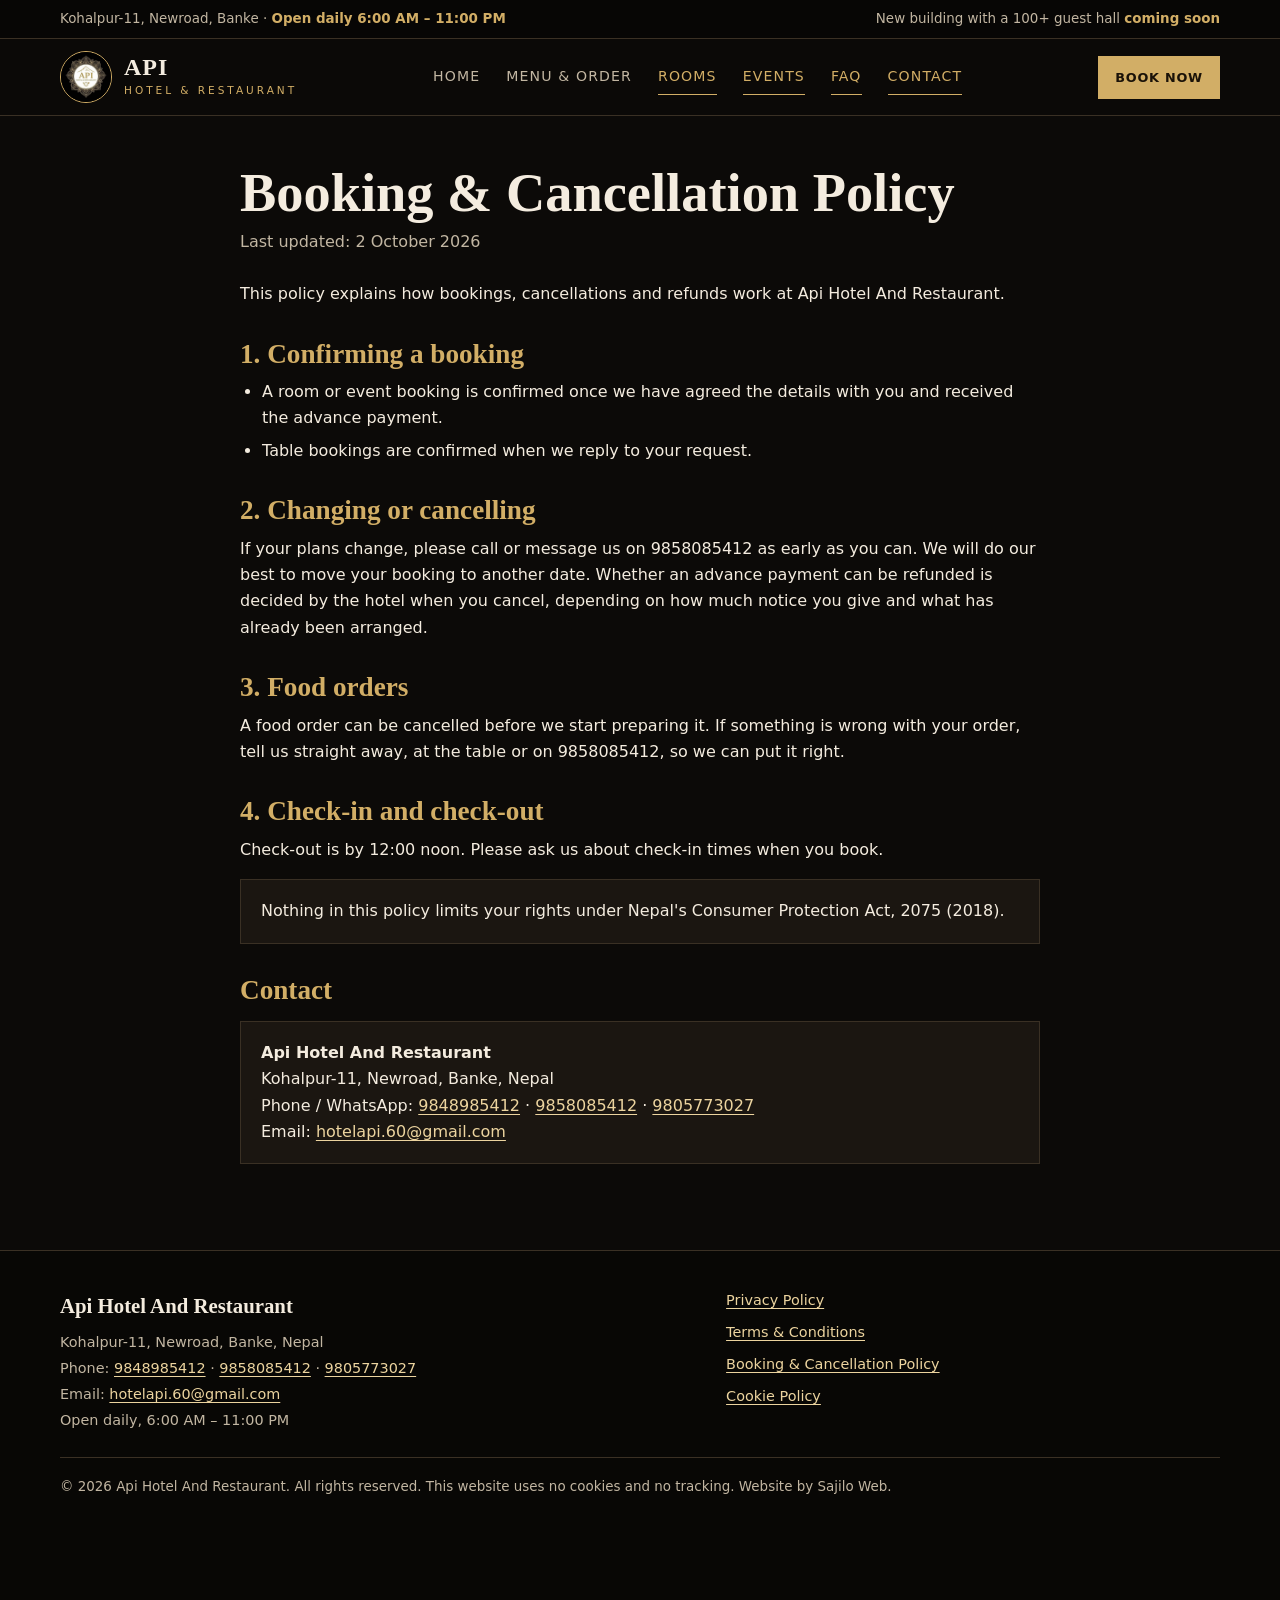
<file: booking-policy.html>
<!DOCTYPE html>
<html lang="en">
<head>
<meta charset="UTF-8">
<meta http-equiv="Content-Security-Policy" content="default-src 'self'; script-src 'self'; style-src 'self' https://fonts.googleapis.com; font-src https://fonts.gstatic.com; img-src 'self' data:; connect-src 'none'; frame-src 'none'; object-src 'none'; base-uri 'self'; form-action 'none'">
<meta name="referrer" content="strict-origin-when-cross-origin">
<meta name="viewport" content="width=device-width, initial-scale=1">
<meta name="theme-color" content="#0c0a08">
<title>Booking &amp; Cancellation Policy | Api Hotel &amp; Restaurant</title>
<meta name="description" content="Booking, cancellation and refund policy.">
<link rel="canonical" href="https://apihotelkohalpur.com/booking-policy.html">
<meta property="og:type" content="website">
<meta property="og:url" content="https://apihotelkohalpur.com/booking-policy.html">
<meta property="og:title" content="Booking &amp; Cancellation Policy | Api Hotel &amp; Restaurant">
<meta property="og:description" content="Booking, cancellation and refund policy.">
<meta property="og:image" content="https://apihotelkohalpur.com/assets/share.jpg">
<meta name="twitter:card" content="summary_large_image">
<link rel="icon" type="image/png" href="assets/icon-192.png">
<link rel="apple-touch-icon" href="assets/icon-180.png">
<link rel="manifest" href="site.webmanifest">
<link rel="preconnect" href="https://fonts.googleapis.com">
<link rel="preconnect" href="https://fonts.gstatic.com" crossorigin>
<link href="https://fonts.googleapis.com/css2?family=Cormorant+Garamond:ital,wght@0,500;0,600;0,700;1,600&family=Jost:wght@400;500;600&display=swap" rel="stylesheet">
<link rel="stylesheet" href="assets/styles.css?v=6f15b15f">
</head>
<body class="page">
<a class="skip" href="#main">Skip to main content</a>
<svg class="sr" aria-hidden="true" focusable="false"><symbol id="i-wa" viewBox="0 0 24 24"><path fill="currentColor" d="M12.04 2C6.58 2 2.13 6.45 2.13 11.91c0 1.75.46 3.45 1.32 4.95L2.05 22l5.25-1.38a9.9 9.9 0 0 0 4.74 1.21c5.46 0 9.91-4.45 9.91-9.91C21.95 6.45 17.5 2 12.04 2Zm5.8 14.09c-.24.68-1.42 1.3-1.95 1.35-.5.05-.97.23-3.27-.68-2.77-1.09-4.52-3.93-4.66-4.11-.13-.18-1.11-1.48-1.11-2.83 0-1.34.7-2 .95-2.28.25-.27.54-.34.72-.34h.52c.17 0 .39-.06.61.46.23.55.77 1.9.84 2.04.07.14.11.3.02.48-.09.18-.14.3-.27.46-.14.16-.29.36-.41.48-.14.14-.28.29-.12.56.16.27.7 1.16 1.51 1.88 1.04.93 1.91 1.21 2.18 1.35.27.14.43.11.59-.07.16-.18.68-.79.86-1.07.18-.27.36-.23.61-.14.25.09 1.59.75 1.86.89.27.14.45.2.52.32.07.11.07.66-.17 1.33Z"/></symbol><symbol id="i-fb" viewBox="0 0 24 24"><path fill="currentColor" d="M14 8h3V4h-3a4 4 0 0 0-4 4v2H8v4h2v8h4v-8h3l1-4h-4V8Z"/></symbol><symbol id="i-tt" viewBox="0 0 24 24"><path fill="currentColor" d="M16 3c.3 2.2 1.7 3.7 4 4v3c-1.5 0-2.9-.5-4-1.2V15a6 6 0 1 1-6-6h.5v3.1A3 3 0 1 0 13 15V3h3Z"/></symbol><symbol id="i-ig" viewBox="0 0 24 24"><g fill="none" stroke="currentColor" stroke-width="1.4" stroke-linecap="round" stroke-linejoin="round"><rect x="3" y="3" width="18" height="18" rx="5"/><circle cx="12" cy="12" r="4"/></g></symbol><symbol id="i-bed" viewBox="0 0 24 24"><g fill="none" stroke="currentColor" stroke-width="1.4" stroke-linecap="round" stroke-linejoin="round"><path d="M3 18V7M3 14h18v4M21 14v-2a3 3 0 0 0-3-3h-7v5"/><circle cx="7" cy="11" r="2"/></g></symbol><symbol id="i-dish" viewBox="0 0 24 24"><g fill="none" stroke="currentColor" stroke-width="1.4" stroke-linecap="round" stroke-linejoin="round"><path d="M3 17h18M5 17a7 7 0 0 1 14 0M12 8V6M10 6h4"/></g></symbol><symbol id="i-hall" viewBox="0 0 24 24"><g fill="none" stroke="currentColor" stroke-width="1.4" stroke-linecap="round" stroke-linejoin="round"><path d="M3 10 12 4l9 6M5 10v10M19 10v10M9 20v-6h6v6M3 20h18"/></g></symbol><symbol id="i-scooter" viewBox="0 0 24 24"><g fill="none" stroke="currentColor" stroke-width="1.4" stroke-linecap="round" stroke-linejoin="round"><circle cx="6" cy="17" r="2.5"/><circle cx="18" cy="17" r="2.5"/><path d="M8.5 17h7M15 17l-2-7h-3M13 10h4l1.5 4.5M4 11h5v3H4z"/></g></symbol><symbol id="i-search" viewBox="0 0 24 24"><g fill="none" stroke="currentColor" stroke-width="1.4" stroke-linecap="round" stroke-linejoin="round"><circle cx="11" cy="11" r="7"/><path d="m20 20-3.5-3.5"/></g></symbol><symbol id="i-clock" viewBox="0 0 24 24"><g fill="none" stroke="currentColor" stroke-width="1.4" stroke-linecap="round" stroke-linejoin="round"><circle cx="12" cy="12" r="9"/><path d="M12 7v5l3 2"/></g></symbol><symbol id="i-phone" viewBox="0 0 24 24"><g fill="none" stroke="currentColor" stroke-width="1.4" stroke-linecap="round" stroke-linejoin="round"><path d="M5 4h4l2 5-2 1a11 11 0 0 0 5 5l1-2 5 2v4a2 2 0 0 1-2 2A16 16 0 0 1 3 6a2 2 0 0 1 2-2Z"/></g></symbol><symbol id="i-pin" viewBox="0 0 24 24"><g fill="none" stroke="currentColor" stroke-width="1.4" stroke-linecap="round" stroke-linejoin="round"><path d="M12 21s-7-6-7-11a7 7 0 0 1 14 0c0 5-7 11-7 11Z"/><circle cx="12" cy="10" r="2.5"/></g></symbol><symbol id="i-book" viewBox="0 0 24 24"><g fill="none" stroke="currentColor" stroke-width="1.4" stroke-linecap="round" stroke-linejoin="round"><path d="M4 5a2 2 0 0 1 2-2h13v16H6a2 2 0 0 0-2 2Z"/><path d="M8 8h7M8 12h7"/></g></symbol><symbol id="i-star" viewBox="0 0 24 24"><g fill="none" stroke="currentColor" stroke-width="1.4" stroke-linecap="round" stroke-linejoin="round"><path d="m12 3 2.7 5.6 6.1.9-4.4 4.3 1 6.1L12 17l-5.4 2.9 1-6.1L3.2 9.5l6.1-.9Z"/></g></symbol><symbol id="i-thali" viewBox="0 0 24 24"><g fill="none" stroke="currentColor" stroke-width="1.4" stroke-linecap="round" stroke-linejoin="round"><circle cx="12" cy="12" r="9"/><circle cx="8.5" cy="10" r="2"/><circle cx="15.5" cy="10" r="2"/><path d="M8 16h8"/></g></symbol><symbol id="i-momo" viewBox="0 0 24 24"><g fill="none" stroke="currentColor" stroke-width="1.4" stroke-linecap="round" stroke-linejoin="round"><path d="M3 15c0-5 4-8 9-8s9 3 9 8Z"/><path d="M12 7c-1 2-1 4 0 5M8 8c0 2 1 3 2 4M16 8c0 2-1 3-2 4M5 18h14"/></g></symbol><symbol id="i-noodles" viewBox="0 0 24 24"><g fill="none" stroke="currentColor" stroke-width="1.4" stroke-linecap="round" stroke-linejoin="round"><path d="M3 12h18a9 9 0 0 1-18 0Z"/><path d="M8 12V6M12 12V5M16 12V6M4 4l16 3"/></g></symbol><symbol id="i-rice" viewBox="0 0 24 24"><g fill="none" stroke="currentColor" stroke-width="1.4" stroke-linecap="round" stroke-linejoin="round"><path d="M3 12h18a9 9 0 0 1-18 0Z"/><path d="M6 12a6 6 0 0 1 12 0"/></g></symbol><symbol id="i-flame" viewBox="0 0 24 24"><g fill="none" stroke="currentColor" stroke-width="1.4" stroke-linecap="round" stroke-linejoin="round"><path d="M12 3c1 3 5 5 5 10a5 5 0 0 1-10 0c0-2 1-3 2-4 0 2 1 3 2 3 0-3-1-6 1-9Z"/></g></symbol><symbol id="i-drumstick" viewBox="0 0 24 24"><g fill="none" stroke="currentColor" stroke-width="1.4" stroke-linecap="round" stroke-linejoin="round"><path d="M10 14a5 5 0 1 1 4-4c0 2-2 4-4 4Z"/><path d="M9 15l-3 3M5 17l2 2M4 19l1 1"/></g></symbol><symbol id="i-pot" viewBox="0 0 24 24"><g fill="none" stroke="currentColor" stroke-width="1.4" stroke-linecap="round" stroke-linejoin="round"><path d="M4 10h16v5a5 5 0 0 1-5 5H9a5 5 0 0 1-5-5Z"/><path d="M2 10h20M9 6c0-1 1-1 1-2M14 6c0-1 1-1 1-2"/></g></symbol><symbol id="i-cheese" viewBox="0 0 24 24"><g fill="none" stroke="currentColor" stroke-width="1.4" stroke-linecap="round" stroke-linejoin="round"><path d="M4 8l8-4 8 4v8l-8 4-8-4Z"/><path d="M4 8l8 4 8-4M12 12v8"/></g></symbol><symbol id="i-leaf" viewBox="0 0 24 24"><g fill="none" stroke="currentColor" stroke-width="1.4" stroke-linecap="round" stroke-linejoin="round"><path d="M5 19c0-9 5-14 14-14 0 9-5 14-14 14Z"/><path d="M5 19 14 10"/></g></symbol><symbol id="i-bowl" viewBox="0 0 24 24"><g fill="none" stroke="currentColor" stroke-width="1.4" stroke-linecap="round" stroke-linejoin="round"><path d="M3 11h18a9 9 0 0 1-18 0Z"/><path d="M9 7c0-1 1-1 1-2M14 7c0-1 1-1 1-2"/></g></symbol><symbol id="i-bread" viewBox="0 0 24 24"><g fill="none" stroke="currentColor" stroke-width="1.4" stroke-linecap="round" stroke-linejoin="round"><ellipse cx="12" cy="12" rx="9" ry="6"/><path d="M8 11l1 2M12 10l1 2M16 11l1 2"/></g></symbol><symbol id="i-pizza" viewBox="0 0 24 24"><g fill="none" stroke="currentColor" stroke-width="1.4" stroke-linecap="round" stroke-linejoin="round"><path d="M3 6c6-3 12-3 18 0L12 21Z"/><circle cx="10" cy="9" r="1"/><circle cx="14" cy="10" r="1"/><circle cx="12" cy="14" r="1"/></g></symbol><symbol id="i-egg" viewBox="0 0 24 24"><g fill="none" stroke="currentColor" stroke-width="1.4" stroke-linecap="round" stroke-linejoin="round"><path d="M12 3c4 0 7 6 7 10a7 7 0 0 1-14 0c0-4 3-10 7-10Z"/><circle cx="12" cy="14" r="3"/></g></symbol><symbol id="i-cup" viewBox="0 0 24 24"><g fill="none" stroke="currentColor" stroke-width="1.4" stroke-linecap="round" stroke-linejoin="round"><path d="M4 8h13v5a5 5 0 0 1-5 5H9a5 5 0 0 1-5-5Z"/><path d="M17 9h2a2 2 0 0 1 0 4h-2M3 21h15"/></g></symbol><symbol id="i-glass" viewBox="0 0 24 24"><g fill="none" stroke="currentColor" stroke-width="1.4" stroke-linecap="round" stroke-linejoin="round"><path d="M6 3h12l-2 18H8Z"/><path d="M7 9h10"/></g></symbol></svg>
<div class="top"><div class="wrap">
  <span>Kohalpur-11, Newroad, Banke · <b>Open daily 6:00 AM – 11:00 PM</b></span>
  <span>New building with a 100+ guest hall <b>coming soon</b></span>
</div></div>
<nav class="nav" aria-label="Main"><div class="wrap">
  <a href="index.html" class="brand"><picture><source srcset="assets/logo.webp" type="image/webp"><img src="assets/logo.jpg" alt="" width="52" height="52"></picture><span><b>API</b><small>Hotel &amp; Restaurant</small></span></a>
  <button class="menu-btn" id="menuBtn" type="button" aria-expanded="false" aria-controls="navLinks" aria-label="Open menu">☰</button>
  <div class="links" id="navLinks">
    <a href="index.html">Home</a>
    <a href="menu.html">Menu &amp; Order</a>
    <a href="index.html#rooms" aria-current="page">Rooms</a>
    <a href="index.html#events" aria-current="page">Events</a>
    <a href="index.html#faq" aria-current="page">FAQ</a>
    <a href="index.html#contact" aria-current="page">Contact</a>
  </div>
  <a href="index.html#book" class="btn btn-gold cta">Book now</a>
</div></nav>
<main id="main" class="legal">
<h1>Booking &amp; Cancellation Policy</h1>
<p class="updated">Last updated: 2 October 2026</p>
<p>This policy explains how bookings, cancellations and refunds work at Api Hotel And Restaurant.</p>
<h2>1. Confirming a booking</h2>
<ul>
  <li>A room or event booking is confirmed once we have agreed the details with you and received the advance payment.</li>
  <li>Table bookings are confirmed when we reply to your request.</li>
</ul>
<h2>2. Changing or cancelling</h2>
<p>If your plans change, please call or message us on 9858085412 as early as you can. We will do our best to move your booking to another date. Whether an advance payment can be refunded is decided by the hotel when you cancel, depending on how much notice you give and what has already been arranged.</p>
<h2>3. Food orders</h2>
<p>A food order can be cancelled before we start preparing it. If something is wrong with your order, tell us straight away, at the table or on 9858085412, so we can put it right.</p>
<h2>4. Check-in and check-out</h2>
<p>Check-out is by 12:00 noon. Please ask us about check-in times when you book.</p>
<p class="box">Nothing in this policy limits your rights under Nepal's Consumer Protection Act, 2075 (2018).</p>

<h2>Contact</h2>
<address><strong>Api Hotel And Restaurant</strong><br>Kohalpur-11, Newroad, Banke, Nepal<br>Phone / WhatsApp: <a href="tel:+9779848985412">9848985412</a> · <a href="tel:+9779858085412">9858085412</a> · <a href="tel:+9779805773027">9805773027</a><br>Email: <a href="mailto:hotelapi.60@gmail.com">hotelapi.60@gmail.com</a></address>
</main>
<footer><div class="wrap">
  <div>
    <strong>Api Hotel And Restaurant</strong>
    <address>Kohalpur-11, Newroad, Banke, Nepal<br>Phone: <a href="tel:+9779848985412">9848985412</a> · <a href="tel:+9779858085412">9858085412</a> · <a href="tel:+9779805773027">9805773027</a><br>Email: <a href="mailto:hotelapi.60@gmail.com">hotelapi.60@gmail.com</a><br>Open daily, 6:00 AM – 11:00 PM</address>
  </div>
  <nav aria-label="Legal">
    <a href="privacy.html">Privacy Policy</a>
    <a href="terms.html">Terms &amp; Conditions</a>
    <a href="booking-policy.html">Booking &amp; Cancellation Policy</a>
    <a href="cookies.html">Cookie Policy</a>
  </nav>
  <p class="fine">© 2026 Api Hotel And Restaurant. All rights reserved. This website uses no cookies and no tracking. Website by Sajilo Web.</p>
</div></footer>
<script src="assets/app.js?v=1af552fc"></script>
</body>
</html>
</file>
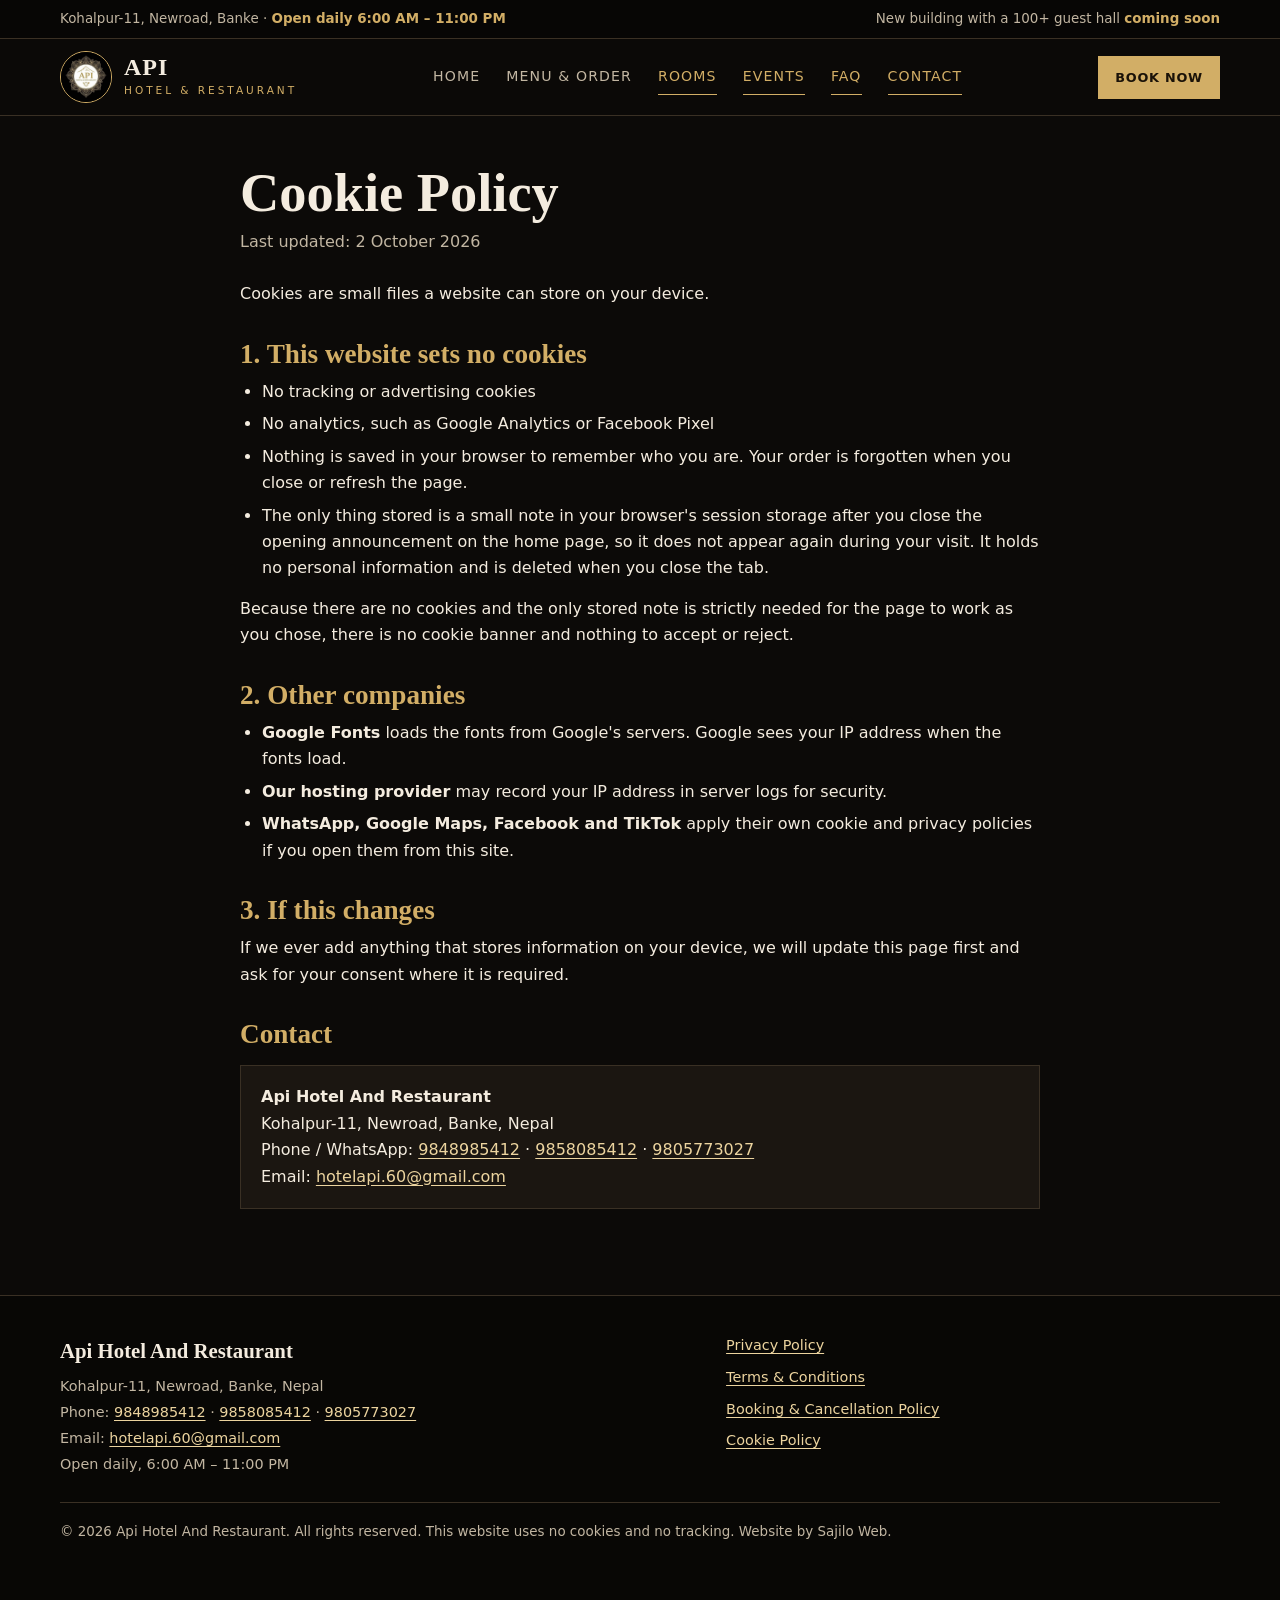
<file: cookies.html>
<!DOCTYPE html>
<html lang="en">
<head>
<meta charset="UTF-8">
<meta http-equiv="Content-Security-Policy" content="default-src 'self'; script-src 'self'; style-src 'self' https://fonts.googleapis.com; font-src https://fonts.gstatic.com; img-src 'self' data:; connect-src 'none'; frame-src 'none'; object-src 'none'; base-uri 'self'; form-action 'none'">
<meta name="referrer" content="strict-origin-when-cross-origin">
<meta name="viewport" content="width=device-width, initial-scale=1">
<meta name="theme-color" content="#0c0a08">
<title>Cookie Policy | Api Hotel &amp; Restaurant</title>
<meta name="description" content="This website uses no cookies or tracking.">
<link rel="canonical" href="https://apihotelkohalpur.com/cookies.html">
<meta property="og:type" content="website">
<meta property="og:url" content="https://apihotelkohalpur.com/cookies.html">
<meta property="og:title" content="Cookie Policy | Api Hotel &amp; Restaurant">
<meta property="og:description" content="This website uses no cookies or tracking.">
<meta property="og:image" content="https://apihotelkohalpur.com/assets/share.jpg">
<meta name="twitter:card" content="summary_large_image">
<link rel="icon" type="image/png" href="assets/icon-192.png">
<link rel="apple-touch-icon" href="assets/icon-180.png">
<link rel="manifest" href="site.webmanifest">
<link rel="preconnect" href="https://fonts.googleapis.com">
<link rel="preconnect" href="https://fonts.gstatic.com" crossorigin>
<link href="https://fonts.googleapis.com/css2?family=Cormorant+Garamond:ital,wght@0,500;0,600;0,700;1,600&family=Jost:wght@400;500;600&display=swap" rel="stylesheet">
<link rel="stylesheet" href="assets/styles.css?v=6f15b15f">
</head>
<body class="page">
<a class="skip" href="#main">Skip to main content</a>
<svg class="sr" aria-hidden="true" focusable="false"><symbol id="i-wa" viewBox="0 0 24 24"><path fill="currentColor" d="M12.04 2C6.58 2 2.13 6.45 2.13 11.91c0 1.75.46 3.45 1.32 4.95L2.05 22l5.25-1.38a9.9 9.9 0 0 0 4.74 1.21c5.46 0 9.91-4.45 9.91-9.91C21.95 6.45 17.5 2 12.04 2Zm5.8 14.09c-.24.68-1.42 1.3-1.95 1.35-.5.05-.97.23-3.27-.68-2.77-1.09-4.52-3.93-4.66-4.11-.13-.18-1.11-1.48-1.11-2.83 0-1.34.7-2 .95-2.28.25-.27.54-.34.72-.34h.52c.17 0 .39-.06.61.46.23.55.77 1.9.84 2.04.07.14.11.3.02.48-.09.18-.14.3-.27.46-.14.16-.29.36-.41.48-.14.14-.28.29-.12.56.16.27.7 1.16 1.51 1.88 1.04.93 1.91 1.21 2.18 1.35.27.14.43.11.59-.07.16-.18.68-.79.86-1.07.18-.27.36-.23.61-.14.25.09 1.59.75 1.86.89.27.14.45.2.52.32.07.11.07.66-.17 1.33Z"/></symbol><symbol id="i-fb" viewBox="0 0 24 24"><path fill="currentColor" d="M14 8h3V4h-3a4 4 0 0 0-4 4v2H8v4h2v8h4v-8h3l1-4h-4V8Z"/></symbol><symbol id="i-tt" viewBox="0 0 24 24"><path fill="currentColor" d="M16 3c.3 2.2 1.7 3.7 4 4v3c-1.5 0-2.9-.5-4-1.2V15a6 6 0 1 1-6-6h.5v3.1A3 3 0 1 0 13 15V3h3Z"/></symbol><symbol id="i-ig" viewBox="0 0 24 24"><g fill="none" stroke="currentColor" stroke-width="1.4" stroke-linecap="round" stroke-linejoin="round"><rect x="3" y="3" width="18" height="18" rx="5"/><circle cx="12" cy="12" r="4"/></g></symbol><symbol id="i-bed" viewBox="0 0 24 24"><g fill="none" stroke="currentColor" stroke-width="1.4" stroke-linecap="round" stroke-linejoin="round"><path d="M3 18V7M3 14h18v4M21 14v-2a3 3 0 0 0-3-3h-7v5"/><circle cx="7" cy="11" r="2"/></g></symbol><symbol id="i-dish" viewBox="0 0 24 24"><g fill="none" stroke="currentColor" stroke-width="1.4" stroke-linecap="round" stroke-linejoin="round"><path d="M3 17h18M5 17a7 7 0 0 1 14 0M12 8V6M10 6h4"/></g></symbol><symbol id="i-hall" viewBox="0 0 24 24"><g fill="none" stroke="currentColor" stroke-width="1.4" stroke-linecap="round" stroke-linejoin="round"><path d="M3 10 12 4l9 6M5 10v10M19 10v10M9 20v-6h6v6M3 20h18"/></g></symbol><symbol id="i-scooter" viewBox="0 0 24 24"><g fill="none" stroke="currentColor" stroke-width="1.4" stroke-linecap="round" stroke-linejoin="round"><circle cx="6" cy="17" r="2.5"/><circle cx="18" cy="17" r="2.5"/><path d="M8.5 17h7M15 17l-2-7h-3M13 10h4l1.5 4.5M4 11h5v3H4z"/></g></symbol><symbol id="i-search" viewBox="0 0 24 24"><g fill="none" stroke="currentColor" stroke-width="1.4" stroke-linecap="round" stroke-linejoin="round"><circle cx="11" cy="11" r="7"/><path d="m20 20-3.5-3.5"/></g></symbol><symbol id="i-clock" viewBox="0 0 24 24"><g fill="none" stroke="currentColor" stroke-width="1.4" stroke-linecap="round" stroke-linejoin="round"><circle cx="12" cy="12" r="9"/><path d="M12 7v5l3 2"/></g></symbol><symbol id="i-phone" viewBox="0 0 24 24"><g fill="none" stroke="currentColor" stroke-width="1.4" stroke-linecap="round" stroke-linejoin="round"><path d="M5 4h4l2 5-2 1a11 11 0 0 0 5 5l1-2 5 2v4a2 2 0 0 1-2 2A16 16 0 0 1 3 6a2 2 0 0 1 2-2Z"/></g></symbol><symbol id="i-pin" viewBox="0 0 24 24"><g fill="none" stroke="currentColor" stroke-width="1.4" stroke-linecap="round" stroke-linejoin="round"><path d="M12 21s-7-6-7-11a7 7 0 0 1 14 0c0 5-7 11-7 11Z"/><circle cx="12" cy="10" r="2.5"/></g></symbol><symbol id="i-book" viewBox="0 0 24 24"><g fill="none" stroke="currentColor" stroke-width="1.4" stroke-linecap="round" stroke-linejoin="round"><path d="M4 5a2 2 0 0 1 2-2h13v16H6a2 2 0 0 0-2 2Z"/><path d="M8 8h7M8 12h7"/></g></symbol><symbol id="i-star" viewBox="0 0 24 24"><g fill="none" stroke="currentColor" stroke-width="1.4" stroke-linecap="round" stroke-linejoin="round"><path d="m12 3 2.7 5.6 6.1.9-4.4 4.3 1 6.1L12 17l-5.4 2.9 1-6.1L3.2 9.5l6.1-.9Z"/></g></symbol><symbol id="i-thali" viewBox="0 0 24 24"><g fill="none" stroke="currentColor" stroke-width="1.4" stroke-linecap="round" stroke-linejoin="round"><circle cx="12" cy="12" r="9"/><circle cx="8.5" cy="10" r="2"/><circle cx="15.5" cy="10" r="2"/><path d="M8 16h8"/></g></symbol><symbol id="i-momo" viewBox="0 0 24 24"><g fill="none" stroke="currentColor" stroke-width="1.4" stroke-linecap="round" stroke-linejoin="round"><path d="M3 15c0-5 4-8 9-8s9 3 9 8Z"/><path d="M12 7c-1 2-1 4 0 5M8 8c0 2 1 3 2 4M16 8c0 2-1 3-2 4M5 18h14"/></g></symbol><symbol id="i-noodles" viewBox="0 0 24 24"><g fill="none" stroke="currentColor" stroke-width="1.4" stroke-linecap="round" stroke-linejoin="round"><path d="M3 12h18a9 9 0 0 1-18 0Z"/><path d="M8 12V6M12 12V5M16 12V6M4 4l16 3"/></g></symbol><symbol id="i-rice" viewBox="0 0 24 24"><g fill="none" stroke="currentColor" stroke-width="1.4" stroke-linecap="round" stroke-linejoin="round"><path d="M3 12h18a9 9 0 0 1-18 0Z"/><path d="M6 12a6 6 0 0 1 12 0"/></g></symbol><symbol id="i-flame" viewBox="0 0 24 24"><g fill="none" stroke="currentColor" stroke-width="1.4" stroke-linecap="round" stroke-linejoin="round"><path d="M12 3c1 3 5 5 5 10a5 5 0 0 1-10 0c0-2 1-3 2-4 0 2 1 3 2 3 0-3-1-6 1-9Z"/></g></symbol><symbol id="i-drumstick" viewBox="0 0 24 24"><g fill="none" stroke="currentColor" stroke-width="1.4" stroke-linecap="round" stroke-linejoin="round"><path d="M10 14a5 5 0 1 1 4-4c0 2-2 4-4 4Z"/><path d="M9 15l-3 3M5 17l2 2M4 19l1 1"/></g></symbol><symbol id="i-pot" viewBox="0 0 24 24"><g fill="none" stroke="currentColor" stroke-width="1.4" stroke-linecap="round" stroke-linejoin="round"><path d="M4 10h16v5a5 5 0 0 1-5 5H9a5 5 0 0 1-5-5Z"/><path d="M2 10h20M9 6c0-1 1-1 1-2M14 6c0-1 1-1 1-2"/></g></symbol><symbol id="i-cheese" viewBox="0 0 24 24"><g fill="none" stroke="currentColor" stroke-width="1.4" stroke-linecap="round" stroke-linejoin="round"><path d="M4 8l8-4 8 4v8l-8 4-8-4Z"/><path d="M4 8l8 4 8-4M12 12v8"/></g></symbol><symbol id="i-leaf" viewBox="0 0 24 24"><g fill="none" stroke="currentColor" stroke-width="1.4" stroke-linecap="round" stroke-linejoin="round"><path d="M5 19c0-9 5-14 14-14 0 9-5 14-14 14Z"/><path d="M5 19 14 10"/></g></symbol><symbol id="i-bowl" viewBox="0 0 24 24"><g fill="none" stroke="currentColor" stroke-width="1.4" stroke-linecap="round" stroke-linejoin="round"><path d="M3 11h18a9 9 0 0 1-18 0Z"/><path d="M9 7c0-1 1-1 1-2M14 7c0-1 1-1 1-2"/></g></symbol><symbol id="i-bread" viewBox="0 0 24 24"><g fill="none" stroke="currentColor" stroke-width="1.4" stroke-linecap="round" stroke-linejoin="round"><ellipse cx="12" cy="12" rx="9" ry="6"/><path d="M8 11l1 2M12 10l1 2M16 11l1 2"/></g></symbol><symbol id="i-pizza" viewBox="0 0 24 24"><g fill="none" stroke="currentColor" stroke-width="1.4" stroke-linecap="round" stroke-linejoin="round"><path d="M3 6c6-3 12-3 18 0L12 21Z"/><circle cx="10" cy="9" r="1"/><circle cx="14" cy="10" r="1"/><circle cx="12" cy="14" r="1"/></g></symbol><symbol id="i-egg" viewBox="0 0 24 24"><g fill="none" stroke="currentColor" stroke-width="1.4" stroke-linecap="round" stroke-linejoin="round"><path d="M12 3c4 0 7 6 7 10a7 7 0 0 1-14 0c0-4 3-10 7-10Z"/><circle cx="12" cy="14" r="3"/></g></symbol><symbol id="i-cup" viewBox="0 0 24 24"><g fill="none" stroke="currentColor" stroke-width="1.4" stroke-linecap="round" stroke-linejoin="round"><path d="M4 8h13v5a5 5 0 0 1-5 5H9a5 5 0 0 1-5-5Z"/><path d="M17 9h2a2 2 0 0 1 0 4h-2M3 21h15"/></g></symbol><symbol id="i-glass" viewBox="0 0 24 24"><g fill="none" stroke="currentColor" stroke-width="1.4" stroke-linecap="round" stroke-linejoin="round"><path d="M6 3h12l-2 18H8Z"/><path d="M7 9h10"/></g></symbol></svg>
<div class="top"><div class="wrap">
  <span>Kohalpur-11, Newroad, Banke · <b>Open daily 6:00 AM – 11:00 PM</b></span>
  <span>New building with a 100+ guest hall <b>coming soon</b></span>
</div></div>
<nav class="nav" aria-label="Main"><div class="wrap">
  <a href="index.html" class="brand"><picture><source srcset="assets/logo.webp" type="image/webp"><img src="assets/logo.jpg" alt="" width="52" height="52"></picture><span><b>API</b><small>Hotel &amp; Restaurant</small></span></a>
  <button class="menu-btn" id="menuBtn" type="button" aria-expanded="false" aria-controls="navLinks" aria-label="Open menu">☰</button>
  <div class="links" id="navLinks">
    <a href="index.html">Home</a>
    <a href="menu.html">Menu &amp; Order</a>
    <a href="index.html#rooms" aria-current="page">Rooms</a>
    <a href="index.html#events" aria-current="page">Events</a>
    <a href="index.html#faq" aria-current="page">FAQ</a>
    <a href="index.html#contact" aria-current="page">Contact</a>
  </div>
  <a href="index.html#book" class="btn btn-gold cta">Book now</a>
</div></nav>
<main id="main" class="legal">
<h1>Cookie Policy</h1>
<p class="updated">Last updated: 2 October 2026</p>
<p>Cookies are small files a website can store on your device.</p>
<h2>1. This website sets no cookies</h2>
<ul>
  <li>No tracking or advertising cookies</li>
  <li>No analytics, such as Google Analytics or Facebook Pixel</li>
  <li>Nothing is saved in your browser to remember who you are. Your order is forgotten when you close or refresh the page.</li>
  <li>The only thing stored is a small note in your browser's session storage after you close the opening announcement on the home page, so it does not appear again during your visit. It holds no personal information and is deleted when you close the tab.</li>
</ul>
<p>Because there are no cookies and the only stored note is strictly needed for the page to work as you chose, there is no cookie banner and nothing to accept or reject.</p>
<h2>2. Other companies</h2>
<ul>
  <li><strong>Google Fonts</strong> loads the fonts from Google's servers. Google sees your IP address when the fonts load.</li>
  <li><strong>Our hosting provider</strong> may record your IP address in server logs for security.</li>
  <li><strong>WhatsApp, Google Maps, Facebook and TikTok</strong> apply their own cookie and privacy policies if you open them from this site.</li>
</ul>
<h2>3. If this changes</h2>
<p>If we ever add anything that stores information on your device, we will update this page first and ask for your consent where it is required.</p>

<h2>Contact</h2>
<address><strong>Api Hotel And Restaurant</strong><br>Kohalpur-11, Newroad, Banke, Nepal<br>Phone / WhatsApp: <a href="tel:+9779848985412">9848985412</a> · <a href="tel:+9779858085412">9858085412</a> · <a href="tel:+9779805773027">9805773027</a><br>Email: <a href="mailto:hotelapi.60@gmail.com">hotelapi.60@gmail.com</a></address>
</main>
<footer><div class="wrap">
  <div>
    <strong>Api Hotel And Restaurant</strong>
    <address>Kohalpur-11, Newroad, Banke, Nepal<br>Phone: <a href="tel:+9779848985412">9848985412</a> · <a href="tel:+9779858085412">9858085412</a> · <a href="tel:+9779805773027">9805773027</a><br>Email: <a href="mailto:hotelapi.60@gmail.com">hotelapi.60@gmail.com</a><br>Open daily, 6:00 AM – 11:00 PM</address>
  </div>
  <nav aria-label="Legal">
    <a href="privacy.html">Privacy Policy</a>
    <a href="terms.html">Terms &amp; Conditions</a>
    <a href="booking-policy.html">Booking &amp; Cancellation Policy</a>
    <a href="cookies.html">Cookie Policy</a>
  </nav>
  <p class="fine">© 2026 Api Hotel And Restaurant. All rights reserved. This website uses no cookies and no tracking. Website by Sajilo Web.</p>
</div></footer>
<script src="assets/app.js?v=1af552fc"></script>
</body>
</html>
</file>
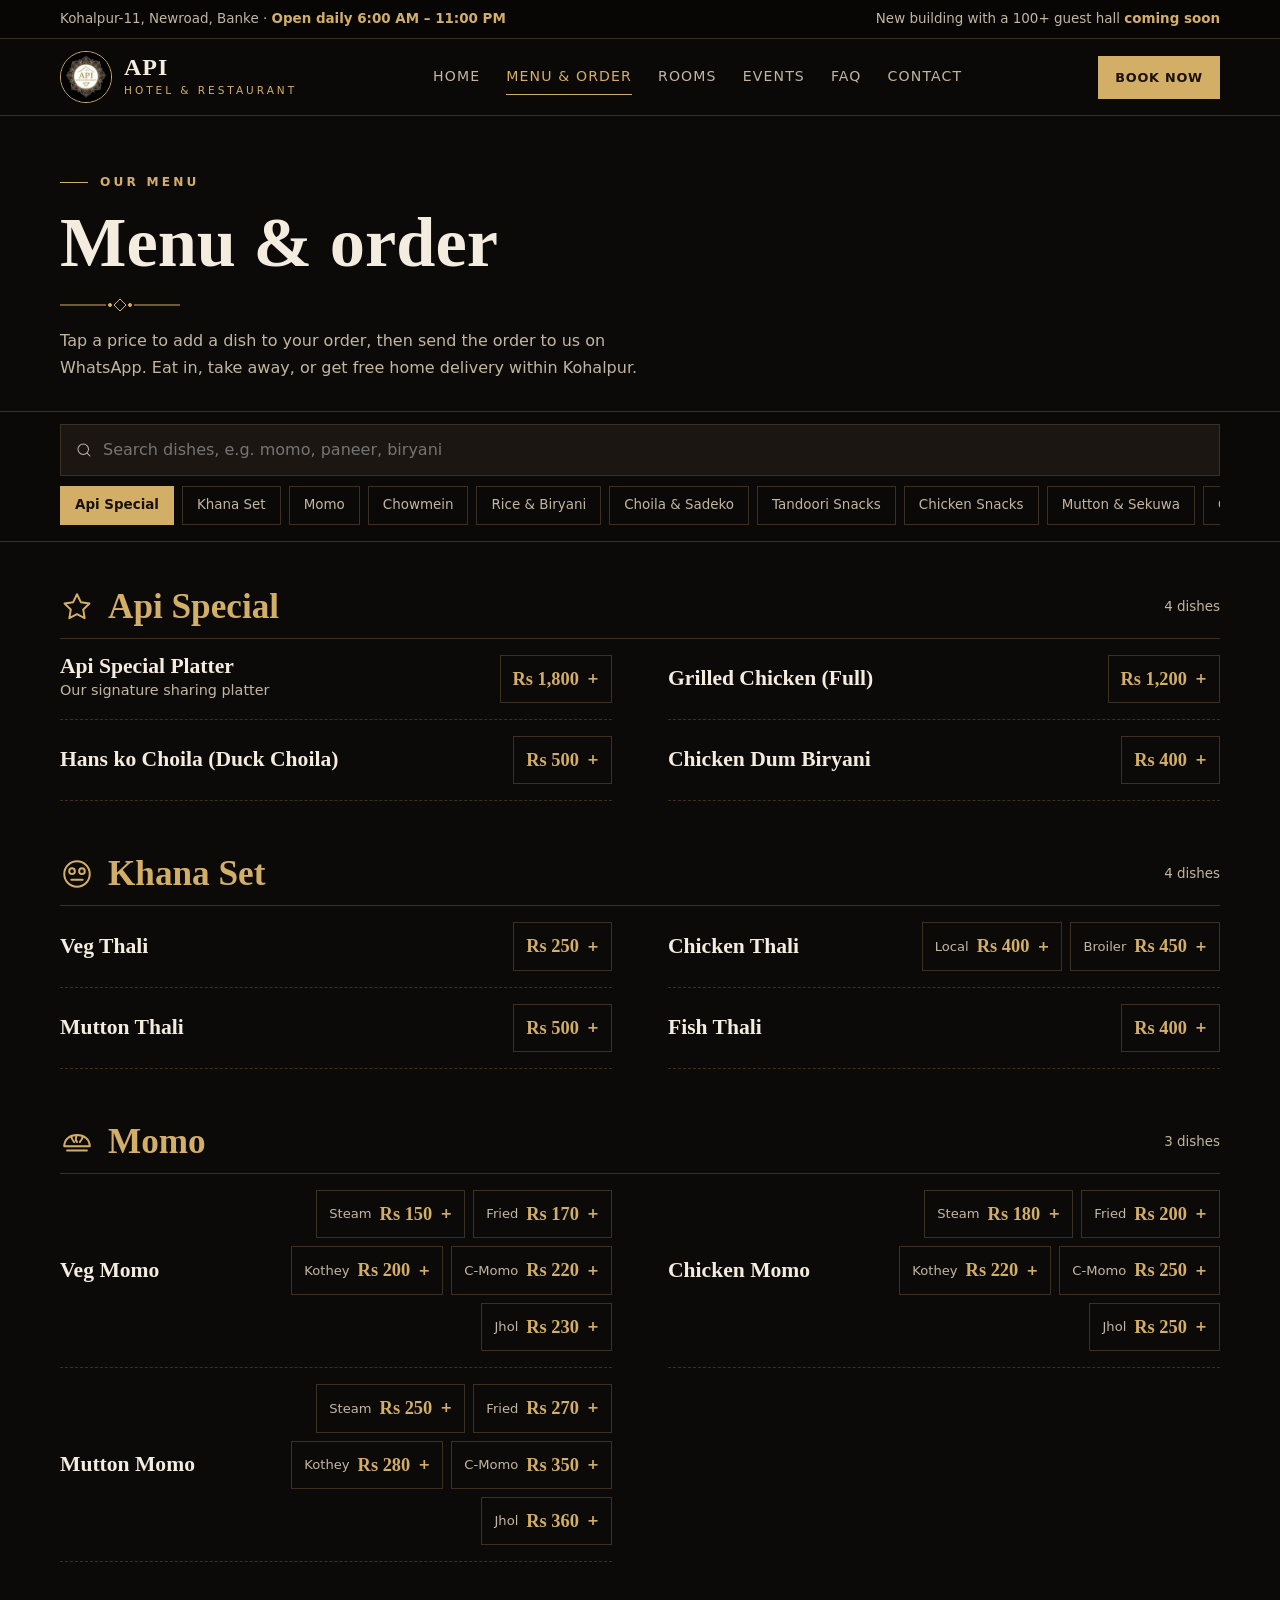
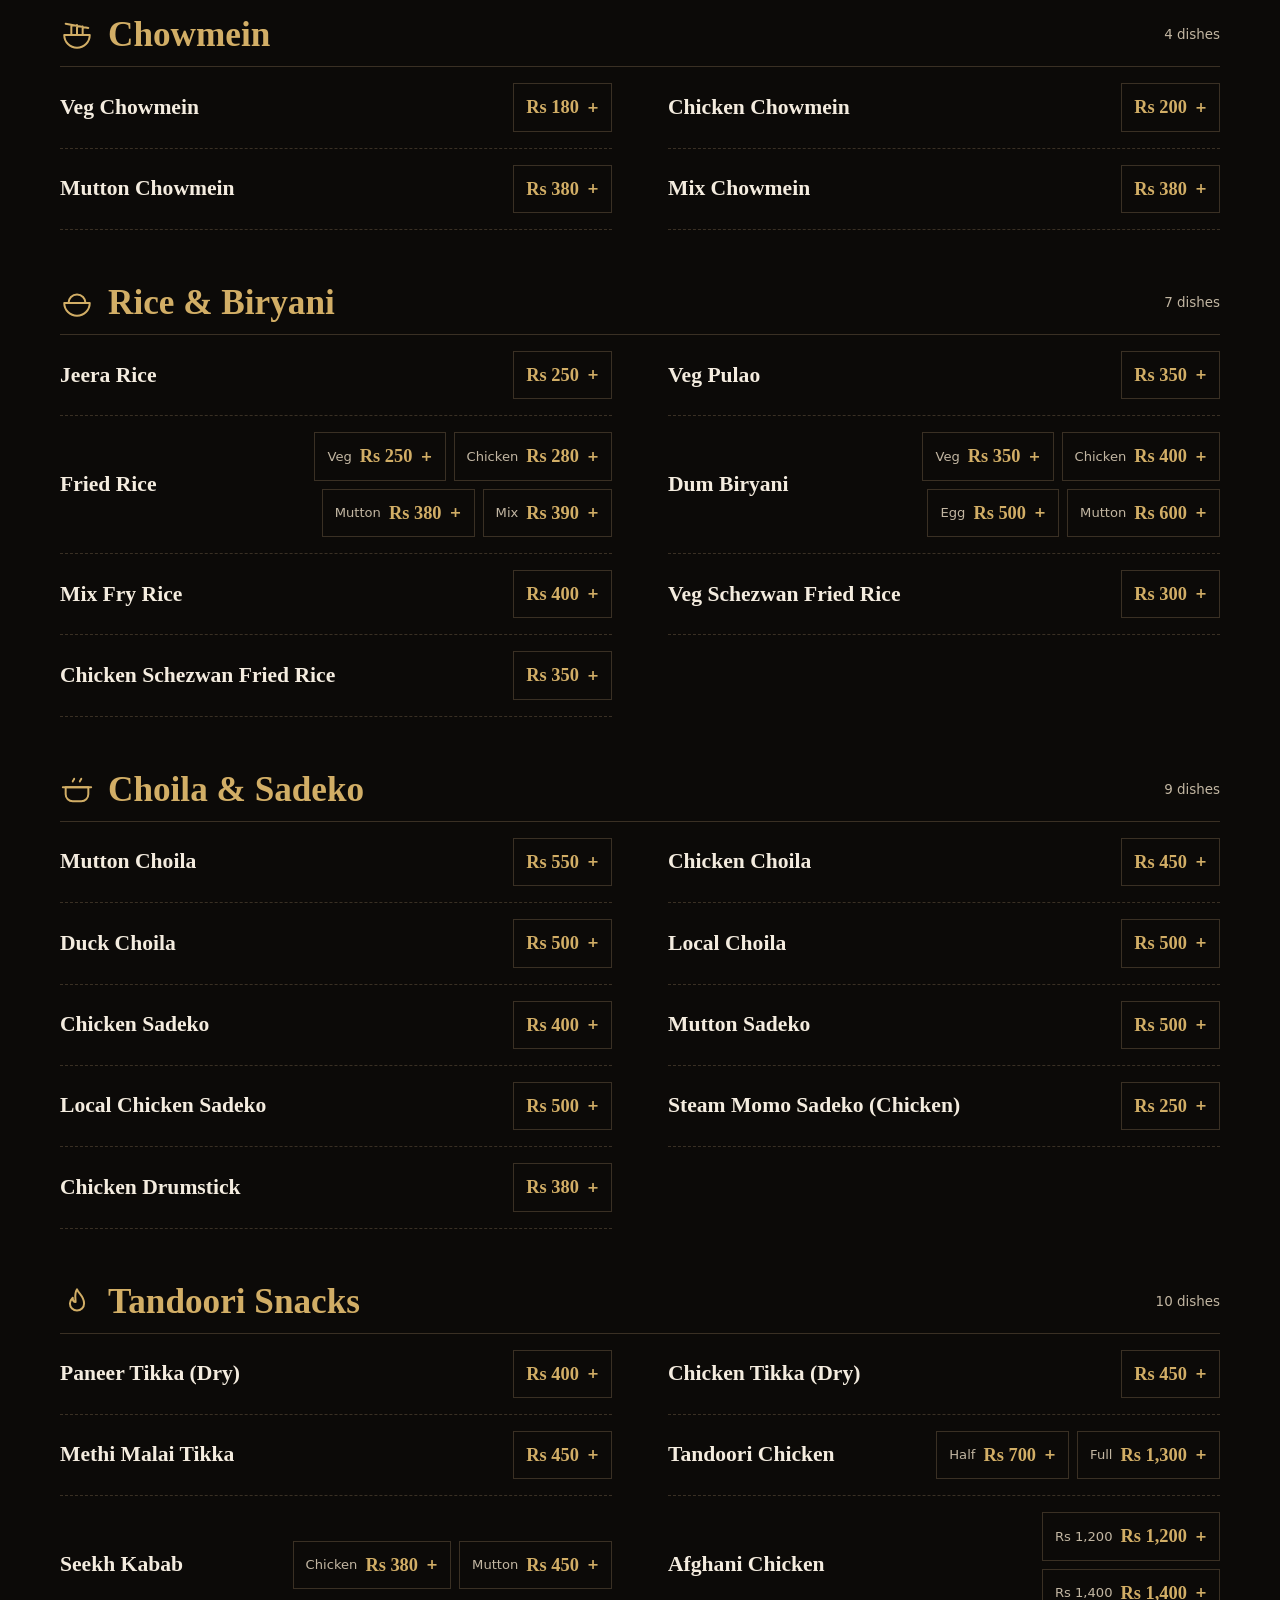
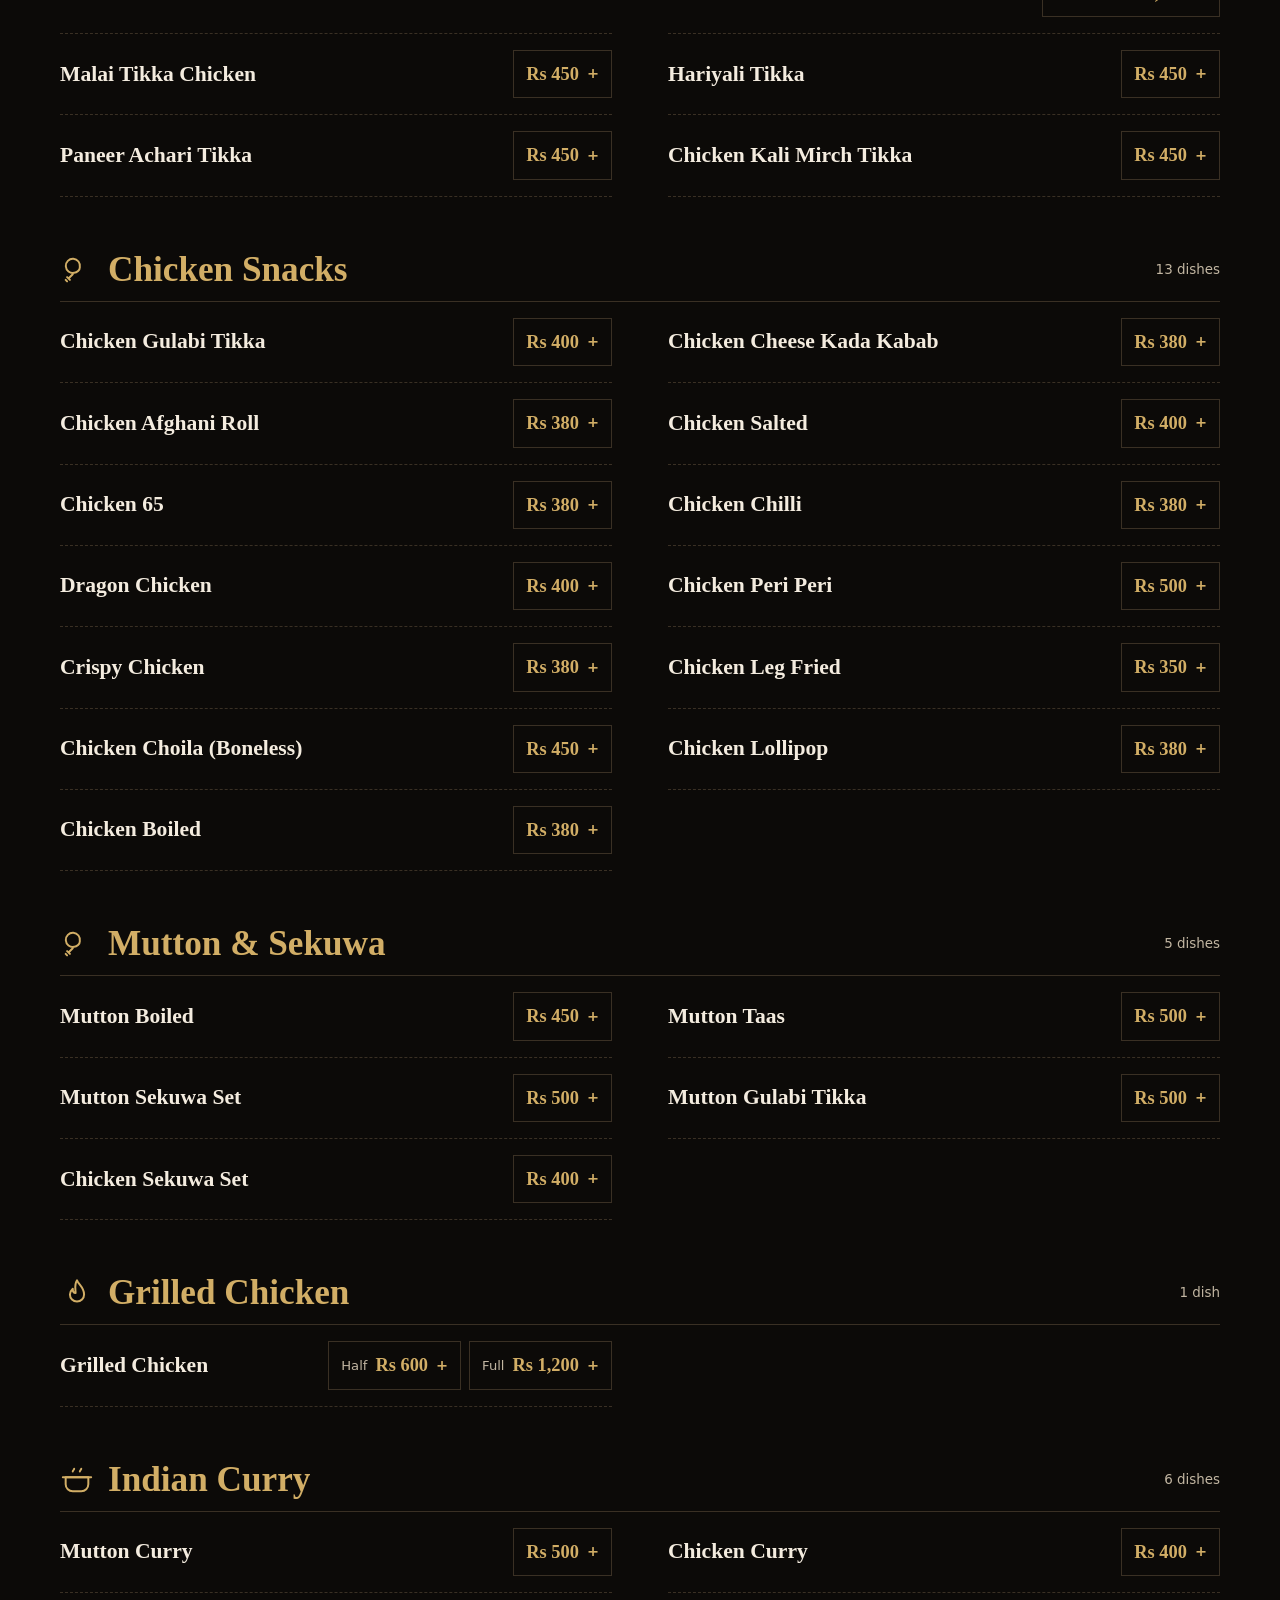
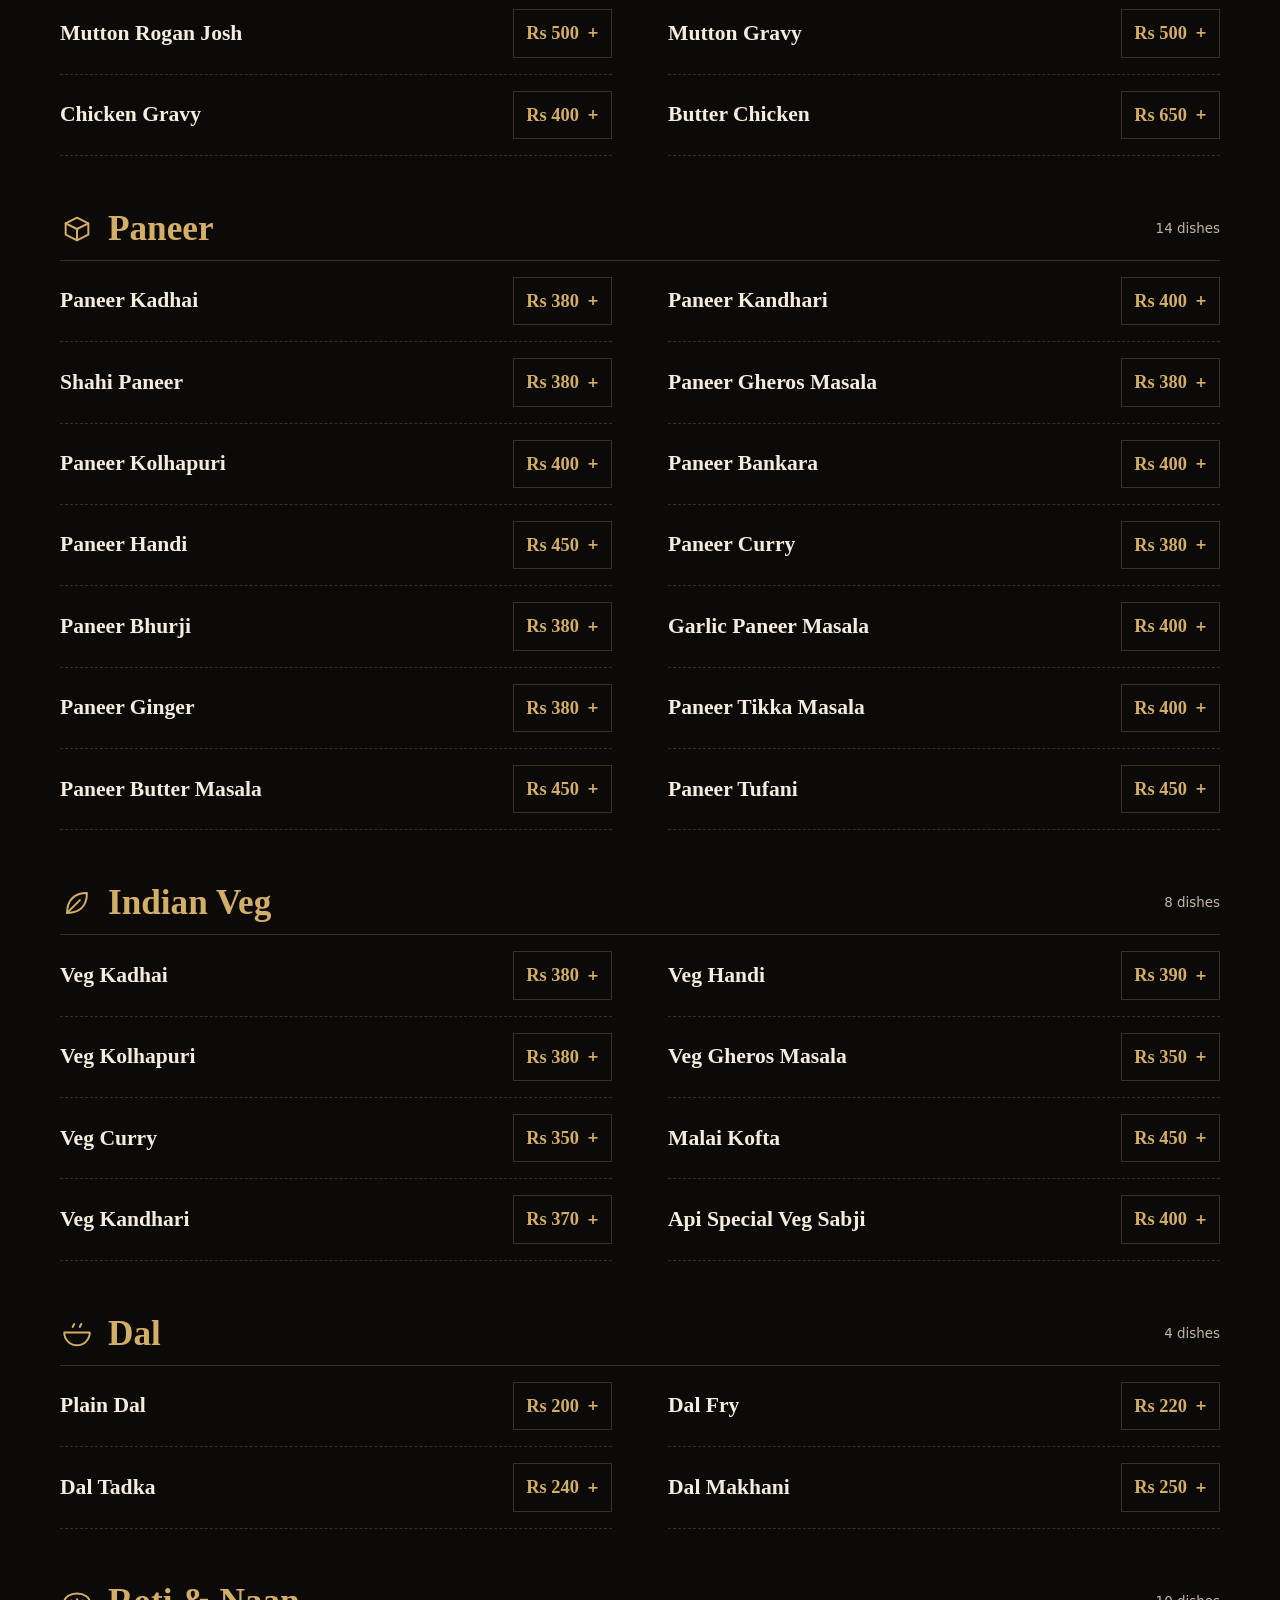
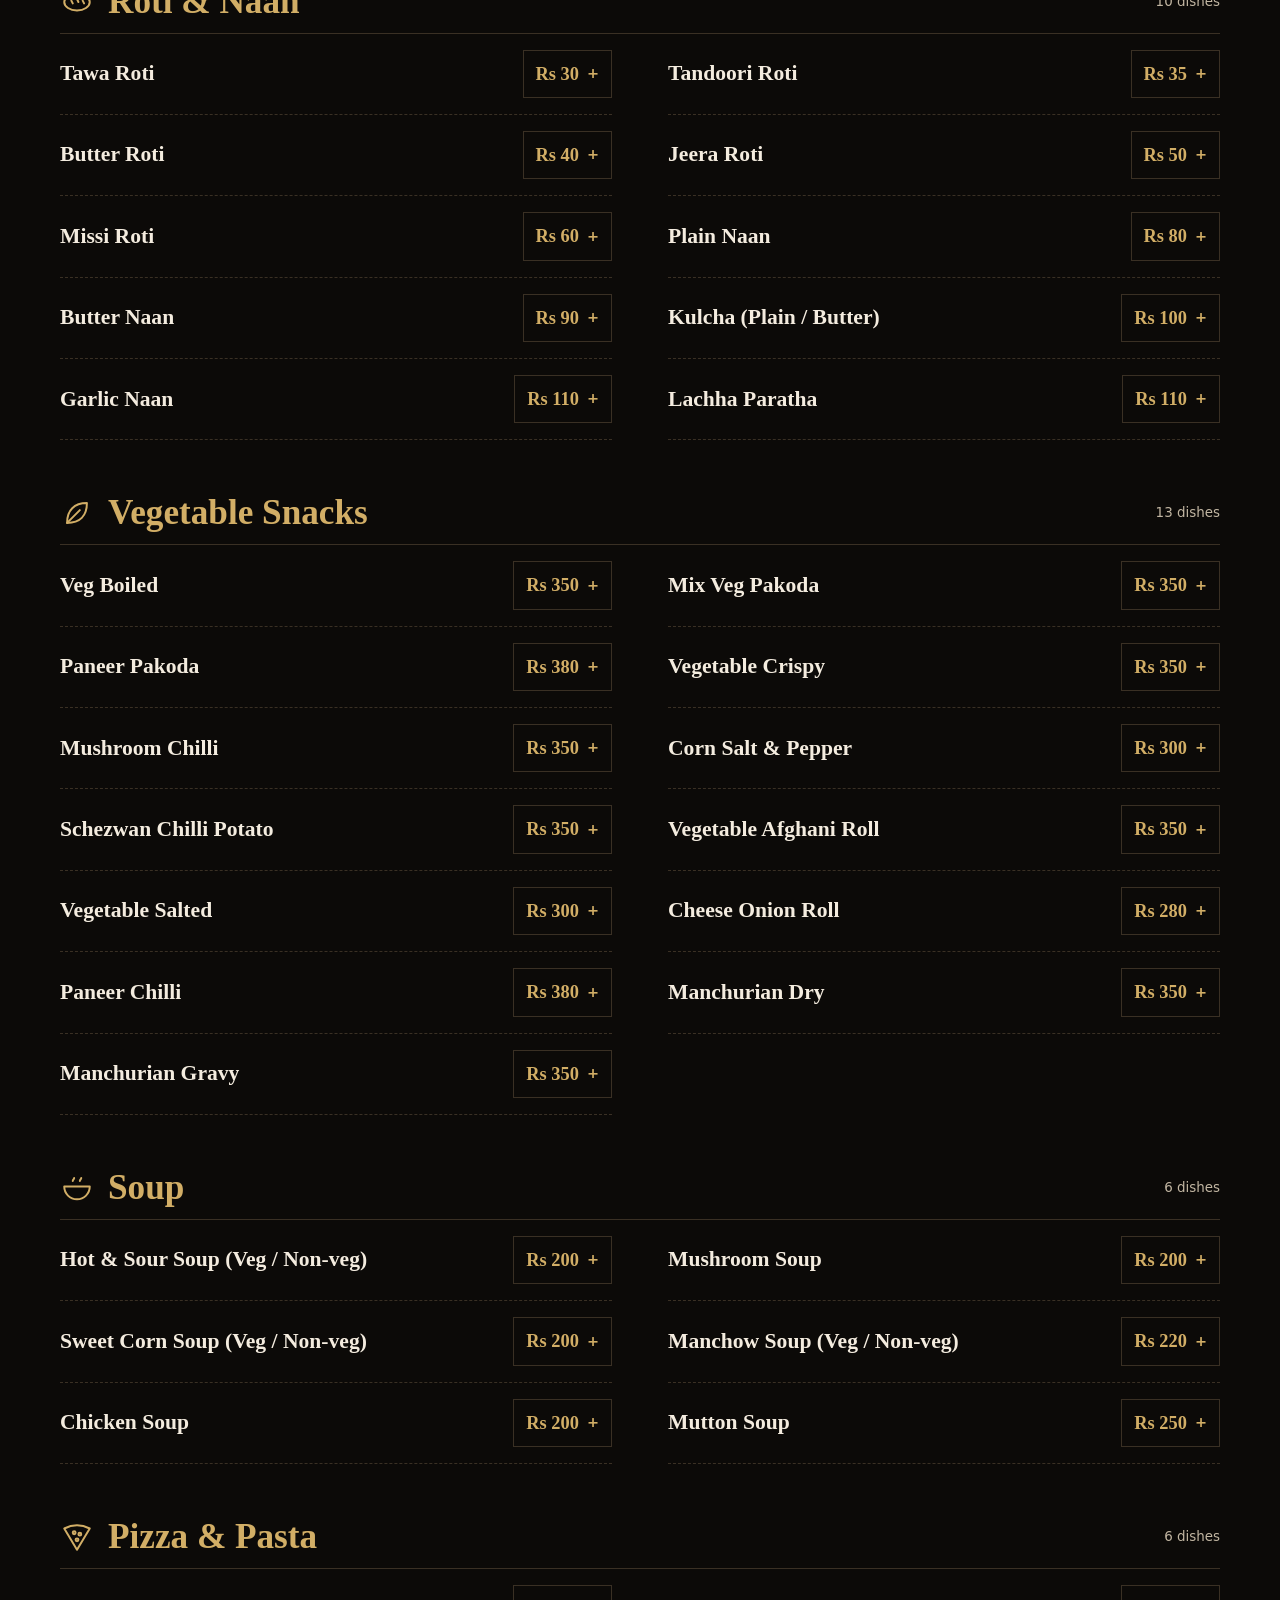
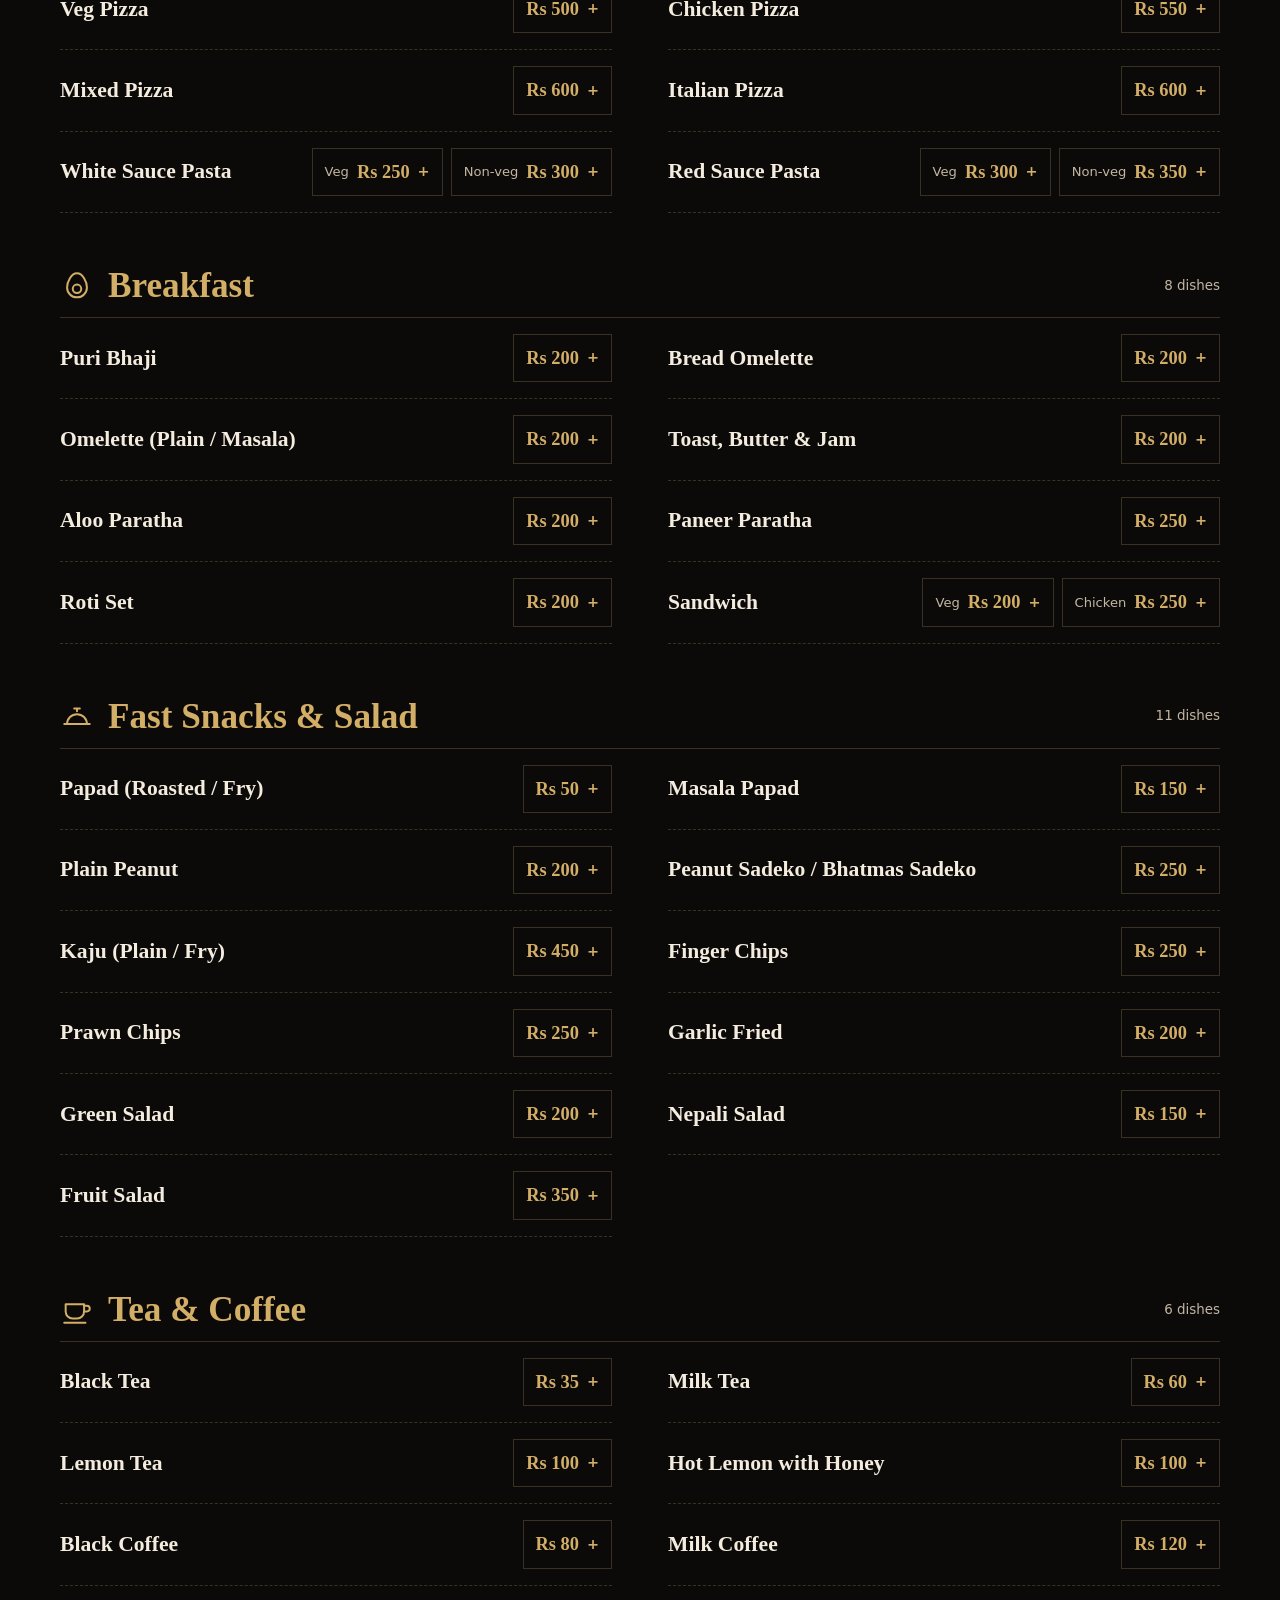
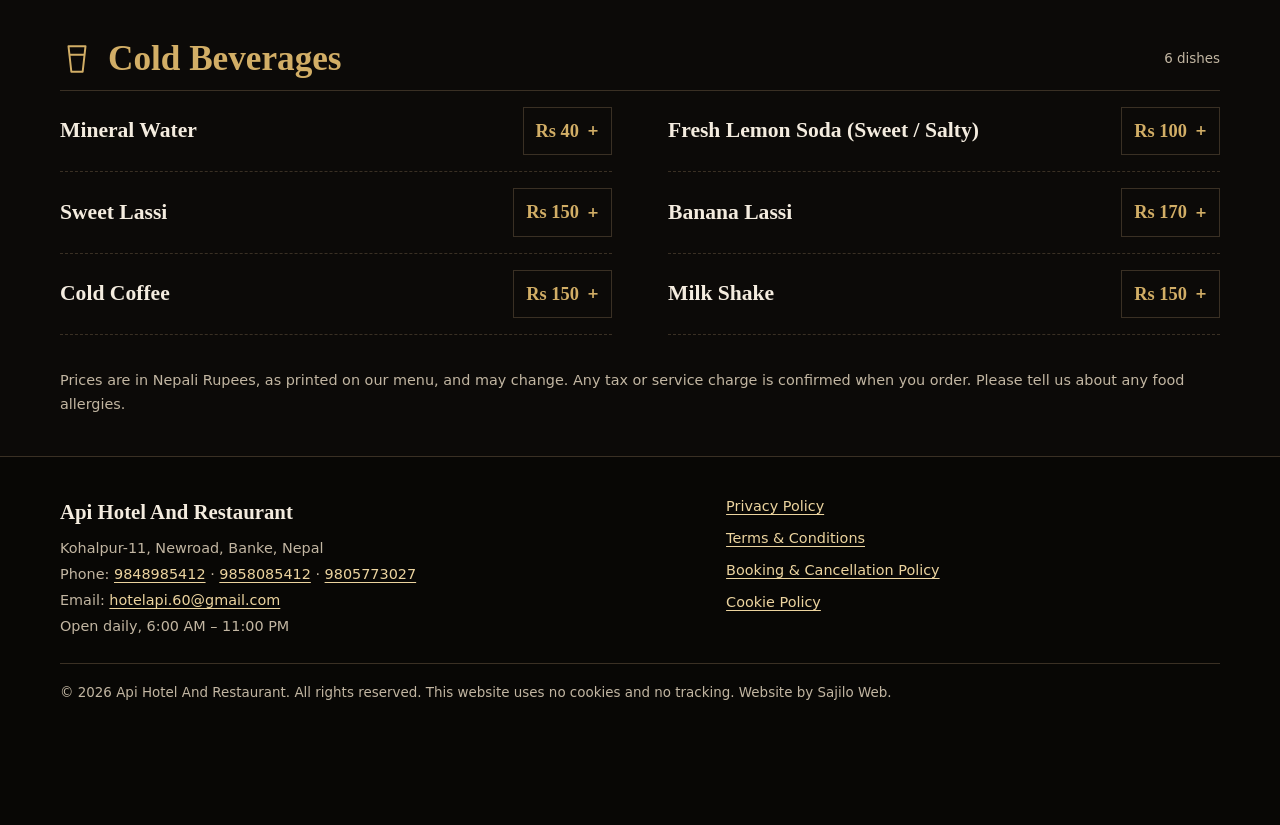
<file: menu.html>
<!DOCTYPE html>
<html lang="en">
<head>
<meta charset="UTF-8">
<meta http-equiv="Content-Security-Policy" content="default-src 'self'; script-src 'self'; style-src 'self' https://fonts.googleapis.com; font-src https://fonts.gstatic.com; img-src 'self' data:; connect-src 'none'; frame-src 'none'; object-src 'none'; base-uri 'self'; form-action 'none'">
<meta name="referrer" content="strict-origin-when-cross-origin">
<meta name="viewport" content="width=device-width, initial-scale=1">
<meta name="theme-color" content="#0c0a08">
<title>Menu &amp; Order | Api Hotel &amp; Restaurant, Kohalpur</title>
<meta name="description" content="Full menu with prices: khana sets, momo, chowmein, tandoori, curries, pizza and more. Order on WhatsApp for dine-in, takeaway or free delivery in Kohalpur.">
<link rel="canonical" href="https://apihotelkohalpur.com/menu.html">
<meta property="og:type" content="website">
<meta property="og:url" content="https://apihotelkohalpur.com/menu.html">
<meta property="og:title" content="Menu &amp; Order | Api Hotel &amp; Restaurant, Kohalpur">
<meta property="og:description" content="Full menu with prices: khana sets, momo, chowmein, tandoori, curries, pizza and more. Order on WhatsApp for dine-in, takeaway or free delivery in Kohalpur.">
<meta property="og:image" content="https://apihotelkohalpur.com/assets/share.jpg">
<meta name="twitter:card" content="summary_large_image">
<link rel="icon" type="image/png" href="assets/icon-192.png">
<link rel="apple-touch-icon" href="assets/icon-180.png">
<link rel="manifest" href="site.webmanifest">
<link rel="preconnect" href="https://fonts.googleapis.com">
<link rel="preconnect" href="https://fonts.gstatic.com" crossorigin>
<link href="https://fonts.googleapis.com/css2?family=Cormorant+Garamond:ital,wght@0,500;0,600;0,700;1,600&family=Jost:wght@400;500;600&display=swap" rel="stylesheet">
<link rel="stylesheet" href="assets/styles.css?v=6f15b15f">
</head>
<body class="page">
<a class="skip" href="#main">Skip to main content</a>
<svg class="sr" aria-hidden="true" focusable="false"><symbol id="i-wa" viewBox="0 0 24 24"><path fill="currentColor" d="M12.04 2C6.58 2 2.13 6.45 2.13 11.91c0 1.75.46 3.45 1.32 4.95L2.05 22l5.25-1.38a9.9 9.9 0 0 0 4.74 1.21c5.46 0 9.91-4.45 9.91-9.91C21.95 6.45 17.5 2 12.04 2Zm5.8 14.09c-.24.68-1.42 1.3-1.95 1.35-.5.05-.97.23-3.27-.68-2.77-1.09-4.52-3.93-4.66-4.11-.13-.18-1.11-1.48-1.11-2.83 0-1.34.7-2 .95-2.28.25-.27.54-.34.72-.34h.52c.17 0 .39-.06.61.46.23.55.77 1.9.84 2.04.07.14.11.3.02.48-.09.18-.14.3-.27.46-.14.16-.29.36-.41.48-.14.14-.28.29-.12.56.16.27.7 1.16 1.51 1.88 1.04.93 1.91 1.21 2.18 1.35.27.14.43.11.59-.07.16-.18.68-.79.86-1.07.18-.27.36-.23.61-.14.25.09 1.59.75 1.86.89.27.14.45.2.52.32.07.11.07.66-.17 1.33Z"/></symbol><symbol id="i-fb" viewBox="0 0 24 24"><path fill="currentColor" d="M14 8h3V4h-3a4 4 0 0 0-4 4v2H8v4h2v8h4v-8h3l1-4h-4V8Z"/></symbol><symbol id="i-tt" viewBox="0 0 24 24"><path fill="currentColor" d="M16 3c.3 2.2 1.7 3.7 4 4v3c-1.5 0-2.9-.5-4-1.2V15a6 6 0 1 1-6-6h.5v3.1A3 3 0 1 0 13 15V3h3Z"/></symbol><symbol id="i-ig" viewBox="0 0 24 24"><g fill="none" stroke="currentColor" stroke-width="1.4" stroke-linecap="round" stroke-linejoin="round"><rect x="3" y="3" width="18" height="18" rx="5"/><circle cx="12" cy="12" r="4"/></g></symbol><symbol id="i-bed" viewBox="0 0 24 24"><g fill="none" stroke="currentColor" stroke-width="1.4" stroke-linecap="round" stroke-linejoin="round"><path d="M3 18V7M3 14h18v4M21 14v-2a3 3 0 0 0-3-3h-7v5"/><circle cx="7" cy="11" r="2"/></g></symbol><symbol id="i-dish" viewBox="0 0 24 24"><g fill="none" stroke="currentColor" stroke-width="1.4" stroke-linecap="round" stroke-linejoin="round"><path d="M3 17h18M5 17a7 7 0 0 1 14 0M12 8V6M10 6h4"/></g></symbol><symbol id="i-hall" viewBox="0 0 24 24"><g fill="none" stroke="currentColor" stroke-width="1.4" stroke-linecap="round" stroke-linejoin="round"><path d="M3 10 12 4l9 6M5 10v10M19 10v10M9 20v-6h6v6M3 20h18"/></g></symbol><symbol id="i-scooter" viewBox="0 0 24 24"><g fill="none" stroke="currentColor" stroke-width="1.4" stroke-linecap="round" stroke-linejoin="round"><circle cx="6" cy="17" r="2.5"/><circle cx="18" cy="17" r="2.5"/><path d="M8.5 17h7M15 17l-2-7h-3M13 10h4l1.5 4.5M4 11h5v3H4z"/></g></symbol><symbol id="i-search" viewBox="0 0 24 24"><g fill="none" stroke="currentColor" stroke-width="1.4" stroke-linecap="round" stroke-linejoin="round"><circle cx="11" cy="11" r="7"/><path d="m20 20-3.5-3.5"/></g></symbol><symbol id="i-clock" viewBox="0 0 24 24"><g fill="none" stroke="currentColor" stroke-width="1.4" stroke-linecap="round" stroke-linejoin="round"><circle cx="12" cy="12" r="9"/><path d="M12 7v5l3 2"/></g></symbol><symbol id="i-phone" viewBox="0 0 24 24"><g fill="none" stroke="currentColor" stroke-width="1.4" stroke-linecap="round" stroke-linejoin="round"><path d="M5 4h4l2 5-2 1a11 11 0 0 0 5 5l1-2 5 2v4a2 2 0 0 1-2 2A16 16 0 0 1 3 6a2 2 0 0 1 2-2Z"/></g></symbol><symbol id="i-pin" viewBox="0 0 24 24"><g fill="none" stroke="currentColor" stroke-width="1.4" stroke-linecap="round" stroke-linejoin="round"><path d="M12 21s-7-6-7-11a7 7 0 0 1 14 0c0 5-7 11-7 11Z"/><circle cx="12" cy="10" r="2.5"/></g></symbol><symbol id="i-book" viewBox="0 0 24 24"><g fill="none" stroke="currentColor" stroke-width="1.4" stroke-linecap="round" stroke-linejoin="round"><path d="M4 5a2 2 0 0 1 2-2h13v16H6a2 2 0 0 0-2 2Z"/><path d="M8 8h7M8 12h7"/></g></symbol><symbol id="i-star" viewBox="0 0 24 24"><g fill="none" stroke="currentColor" stroke-width="1.4" stroke-linecap="round" stroke-linejoin="round"><path d="m12 3 2.7 5.6 6.1.9-4.4 4.3 1 6.1L12 17l-5.4 2.9 1-6.1L3.2 9.5l6.1-.9Z"/></g></symbol><symbol id="i-thali" viewBox="0 0 24 24"><g fill="none" stroke="currentColor" stroke-width="1.4" stroke-linecap="round" stroke-linejoin="round"><circle cx="12" cy="12" r="9"/><circle cx="8.5" cy="10" r="2"/><circle cx="15.5" cy="10" r="2"/><path d="M8 16h8"/></g></symbol><symbol id="i-momo" viewBox="0 0 24 24"><g fill="none" stroke="currentColor" stroke-width="1.4" stroke-linecap="round" stroke-linejoin="round"><path d="M3 15c0-5 4-8 9-8s9 3 9 8Z"/><path d="M12 7c-1 2-1 4 0 5M8 8c0 2 1 3 2 4M16 8c0 2-1 3-2 4M5 18h14"/></g></symbol><symbol id="i-noodles" viewBox="0 0 24 24"><g fill="none" stroke="currentColor" stroke-width="1.4" stroke-linecap="round" stroke-linejoin="round"><path d="M3 12h18a9 9 0 0 1-18 0Z"/><path d="M8 12V6M12 12V5M16 12V6M4 4l16 3"/></g></symbol><symbol id="i-rice" viewBox="0 0 24 24"><g fill="none" stroke="currentColor" stroke-width="1.4" stroke-linecap="round" stroke-linejoin="round"><path d="M3 12h18a9 9 0 0 1-18 0Z"/><path d="M6 12a6 6 0 0 1 12 0"/></g></symbol><symbol id="i-flame" viewBox="0 0 24 24"><g fill="none" stroke="currentColor" stroke-width="1.4" stroke-linecap="round" stroke-linejoin="round"><path d="M12 3c1 3 5 5 5 10a5 5 0 0 1-10 0c0-2 1-3 2-4 0 2 1 3 2 3 0-3-1-6 1-9Z"/></g></symbol><symbol id="i-drumstick" viewBox="0 0 24 24"><g fill="none" stroke="currentColor" stroke-width="1.4" stroke-linecap="round" stroke-linejoin="round"><path d="M10 14a5 5 0 1 1 4-4c0 2-2 4-4 4Z"/><path d="M9 15l-3 3M5 17l2 2M4 19l1 1"/></g></symbol><symbol id="i-pot" viewBox="0 0 24 24"><g fill="none" stroke="currentColor" stroke-width="1.4" stroke-linecap="round" stroke-linejoin="round"><path d="M4 10h16v5a5 5 0 0 1-5 5H9a5 5 0 0 1-5-5Z"/><path d="M2 10h20M9 6c0-1 1-1 1-2M14 6c0-1 1-1 1-2"/></g></symbol><symbol id="i-cheese" viewBox="0 0 24 24"><g fill="none" stroke="currentColor" stroke-width="1.4" stroke-linecap="round" stroke-linejoin="round"><path d="M4 8l8-4 8 4v8l-8 4-8-4Z"/><path d="M4 8l8 4 8-4M12 12v8"/></g></symbol><symbol id="i-leaf" viewBox="0 0 24 24"><g fill="none" stroke="currentColor" stroke-width="1.4" stroke-linecap="round" stroke-linejoin="round"><path d="M5 19c0-9 5-14 14-14 0 9-5 14-14 14Z"/><path d="M5 19 14 10"/></g></symbol><symbol id="i-bowl" viewBox="0 0 24 24"><g fill="none" stroke="currentColor" stroke-width="1.4" stroke-linecap="round" stroke-linejoin="round"><path d="M3 11h18a9 9 0 0 1-18 0Z"/><path d="M9 7c0-1 1-1 1-2M14 7c0-1 1-1 1-2"/></g></symbol><symbol id="i-bread" viewBox="0 0 24 24"><g fill="none" stroke="currentColor" stroke-width="1.4" stroke-linecap="round" stroke-linejoin="round"><ellipse cx="12" cy="12" rx="9" ry="6"/><path d="M8 11l1 2M12 10l1 2M16 11l1 2"/></g></symbol><symbol id="i-pizza" viewBox="0 0 24 24"><g fill="none" stroke="currentColor" stroke-width="1.4" stroke-linecap="round" stroke-linejoin="round"><path d="M3 6c6-3 12-3 18 0L12 21Z"/><circle cx="10" cy="9" r="1"/><circle cx="14" cy="10" r="1"/><circle cx="12" cy="14" r="1"/></g></symbol><symbol id="i-egg" viewBox="0 0 24 24"><g fill="none" stroke="currentColor" stroke-width="1.4" stroke-linecap="round" stroke-linejoin="round"><path d="M12 3c4 0 7 6 7 10a7 7 0 0 1-14 0c0-4 3-10 7-10Z"/><circle cx="12" cy="14" r="3"/></g></symbol><symbol id="i-cup" viewBox="0 0 24 24"><g fill="none" stroke="currentColor" stroke-width="1.4" stroke-linecap="round" stroke-linejoin="round"><path d="M4 8h13v5a5 5 0 0 1-5 5H9a5 5 0 0 1-5-5Z"/><path d="M17 9h2a2 2 0 0 1 0 4h-2M3 21h15"/></g></symbol><symbol id="i-glass" viewBox="0 0 24 24"><g fill="none" stroke="currentColor" stroke-width="1.4" stroke-linecap="round" stroke-linejoin="round"><path d="M6 3h12l-2 18H8Z"/><path d="M7 9h10"/></g></symbol></svg>
<div class="top"><div class="wrap">
  <span>Kohalpur-11, Newroad, Banke · <b>Open daily 6:00 AM – 11:00 PM</b></span>
  <span>New building with a 100+ guest hall <b>coming soon</b></span>
</div></div>
<nav class="nav" aria-label="Main"><div class="wrap">
  <a href="index.html" class="brand"><picture><source srcset="assets/logo.webp" type="image/webp"><img src="assets/logo.jpg" alt="" width="52" height="52"></picture><span><b>API</b><small>Hotel &amp; Restaurant</small></span></a>
  <button class="menu-btn" id="menuBtn" type="button" aria-expanded="false" aria-controls="navLinks" aria-label="Open menu">☰</button>
  <div class="links" id="navLinks">
    <a href="index.html">Home</a>
    <a href="menu.html" aria-current="page">Menu &amp; Order</a>
    <a href="index.html#rooms">Rooms</a>
    <a href="index.html#events">Events</a>
    <a href="index.html#faq">FAQ</a>
    <a href="index.html#contact">Contact</a>
  </div>
  <a href="index.html#book" class="btn btn-gold cta">Book now</a>
</div></nav>
<main id="main">
<div class="wrap menu-head">
  <div class="eyebrow">Our menu</div>
  <h1>Menu &amp; order</h1><svg class="orn" viewBox="0 0 120 14" aria-hidden="true" focusable="false" fill="none" stroke="currentColor" stroke-width="1"><path d="M0 7h46M74 7h46"/><path d="M60 1l6 6-6 6-6-6Z"/><circle cx="50" cy="7" r="1.5" fill="currentColor"/><circle cx="70" cy="7" r="1.5" fill="currentColor"/></svg>
  <p class="sub">Tap a price to add a dish to your order, then send the order to us on WhatsApp. Eat in, take away, or get free home delivery within Kohalpur.</p>
  <p class="table-note" id="tableNote" hidden></p>
  <noscript><p class="note">The menu needs JavaScript to load. You can also call us on 9858085412 to order.</p></noscript>
</div>
<div class="menu-tools"><div class="wrap">
  <label class="search" for="q"><svg aria-hidden="true" focusable="false"><use href="#i-search"/></svg><span class="sr">Search the menu</span><input id="q" type="search" placeholder="Search dishes, e.g. momo, paneer, biryani" autocomplete="off"></label>
  <nav class="chips" id="chips" aria-label="Menu categories"></nav>
</div></div>
<div class="wrap" id="menuRoot"></div>
<div class="wrap">
  <p class="empty" id="noResults" hidden>No dishes match your search. Call or WhatsApp us on 9858085412 and we will help.</p>
  <p class="note menu-note">Prices are in Nepali Rupees, as printed on our menu, and may change. Any tax or service charge is confirmed when you order. Please tell us about any food allergies.</p>
</div>
<p class="sr" id="live" role="status" aria-live="polite"></p>
</main>

<button class="to-top" id="toTop" type="button" aria-label="Back to top" hidden>↑</button>
<button class="btn btn-gold tray-btn" id="trayBtn" type="button" hidden>View your order</button>
<div class="overlay" id="overlay" hidden></div>
<aside class="tray" id="tray" role="dialog" aria-modal="true" aria-labelledby="h-tray" hidden>
  <header><h2 id="h-tray">Your order</h2><button class="x" id="trayClose" type="button" aria-label="Close your order">✕</button></header>
  <div class="list" id="trayList"></div>
  <form id="orderForm" novalidate>
    <div class="total"><span>Total</span><b id="trayTotal">Rs 0</b></div>
    <label for="oType">How would you like it?
      <select id="oType"><option>Home delivery</option><option>Takeaway</option><option>Dine-in</option></select></label>
    <label for="oTable" id="oTableField" hidden>Table number
      <input id="oTable" inputmode="numeric" maxlength="3" pattern="[0-9]{1,3}"></label>
    <label for="oAddr" id="oAddrField">Delivery address in Kohalpur
      <input id="oAddr" autocomplete="street-address" maxlength="160"></label>
    <label for="oName">Your name
      <input id="oName" required autocomplete="name" maxlength="60"></label>
    <p class="consent">Free delivery within Kohalpur. Pay when you receive your order. Your order is sent to us through WhatsApp when you press Send there. This website does not store it. See our <a href="privacy.html">Privacy Policy</a>.</p>
    <button class="btn btn-wa" type="submit"><svg aria-hidden="true" focusable="false"><use href="#i-wa"/></svg>Send order on WhatsApp</button>
    <button class="clear" id="clearOrder" type="button">Clear my order</button>
    <p class="note" id="orderStatus" role="status" aria-live="polite"></p>
  </form>
</aside>
<footer><div class="wrap">
  <div>
    <strong>Api Hotel And Restaurant</strong>
    <address>Kohalpur-11, Newroad, Banke, Nepal<br>Phone: <a href="tel:+9779848985412">9848985412</a> · <a href="tel:+9779858085412">9858085412</a> · <a href="tel:+9779805773027">9805773027</a><br>Email: <a href="mailto:hotelapi.60@gmail.com">hotelapi.60@gmail.com</a><br>Open daily, 6:00 AM – 11:00 PM</address>
  </div>
  <nav aria-label="Legal">
    <a href="privacy.html">Privacy Policy</a>
    <a href="terms.html">Terms &amp; Conditions</a>
    <a href="booking-policy.html">Booking &amp; Cancellation Policy</a>
    <a href="cookies.html">Cookie Policy</a>
  </nav>
  <p class="fine">© 2026 Api Hotel And Restaurant. All rights reserved. This website uses no cookies and no tracking. Website by Sajilo Web.</p>
</div></footer>
<script src="assets/menu-data.js?v=375a8bdd"></script>
<script src="assets/app.js?v=1af552fc"></script>
</body>
</html>
</file>
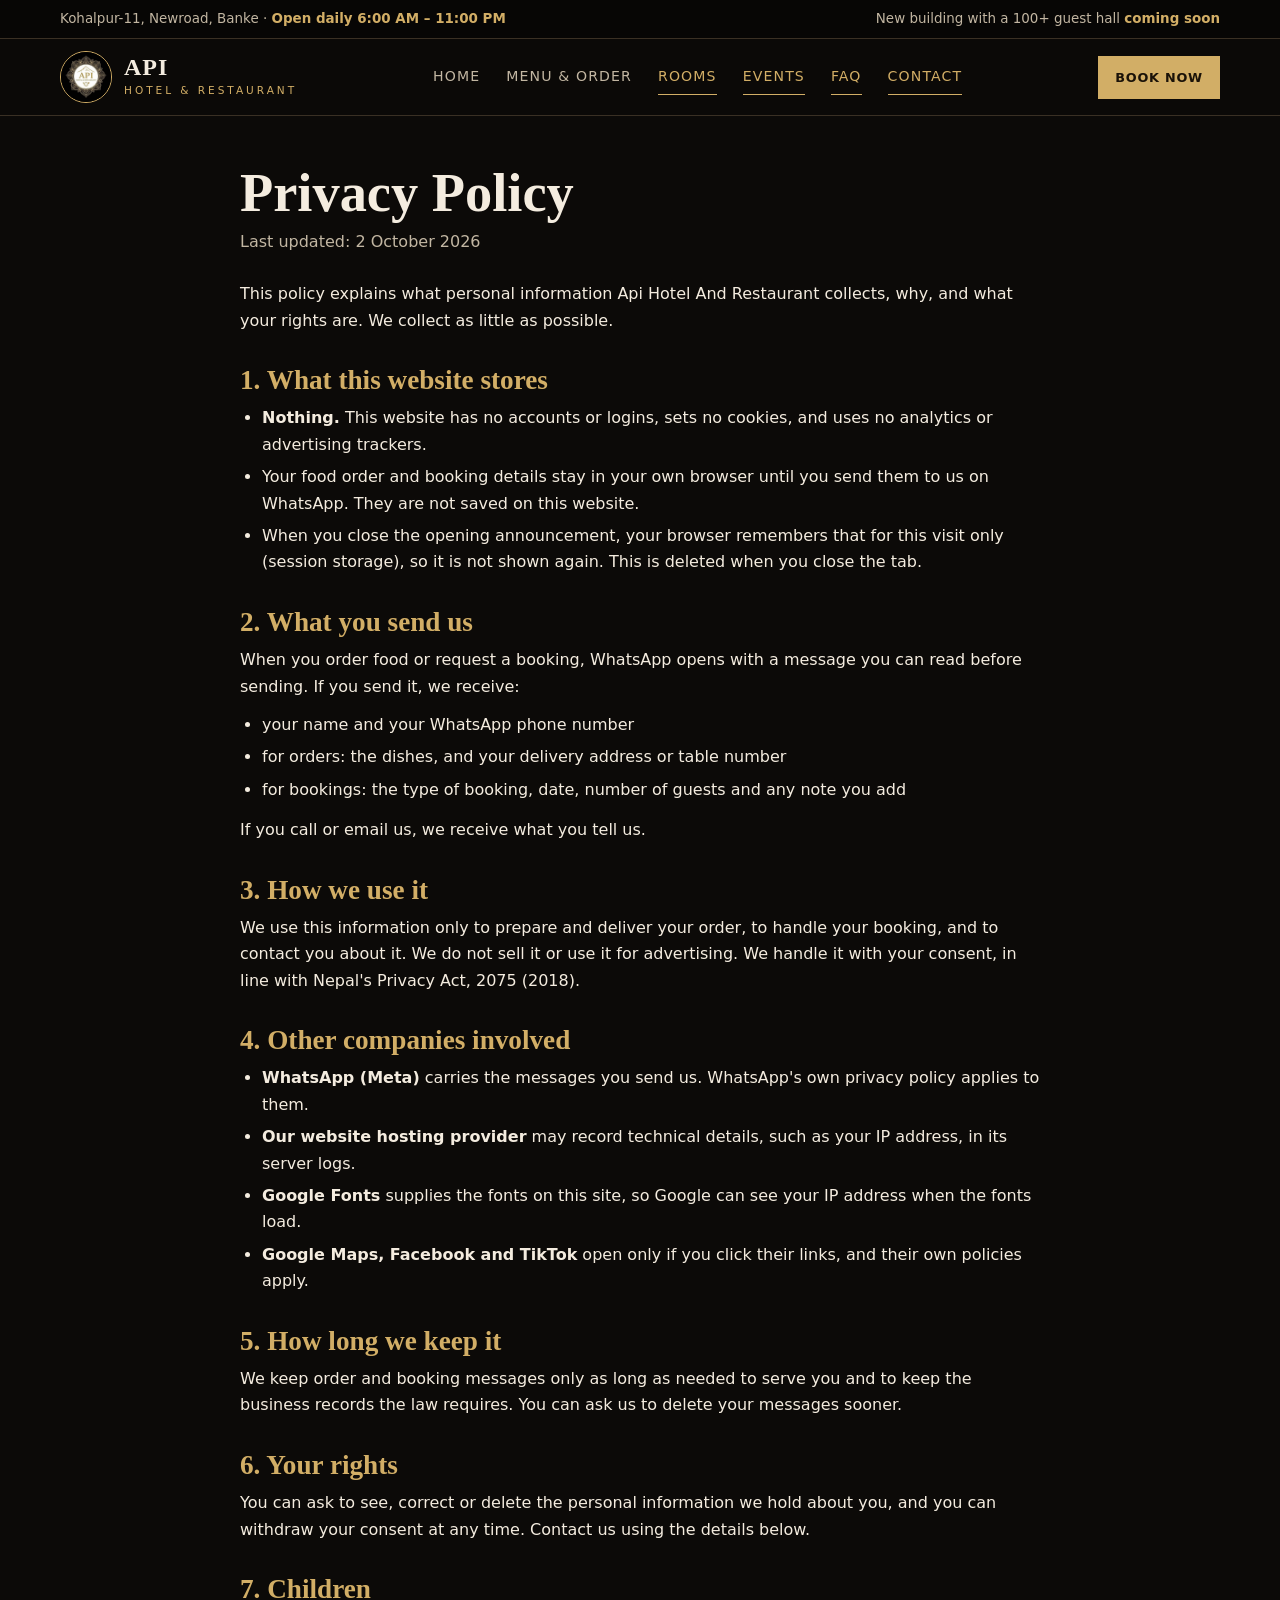
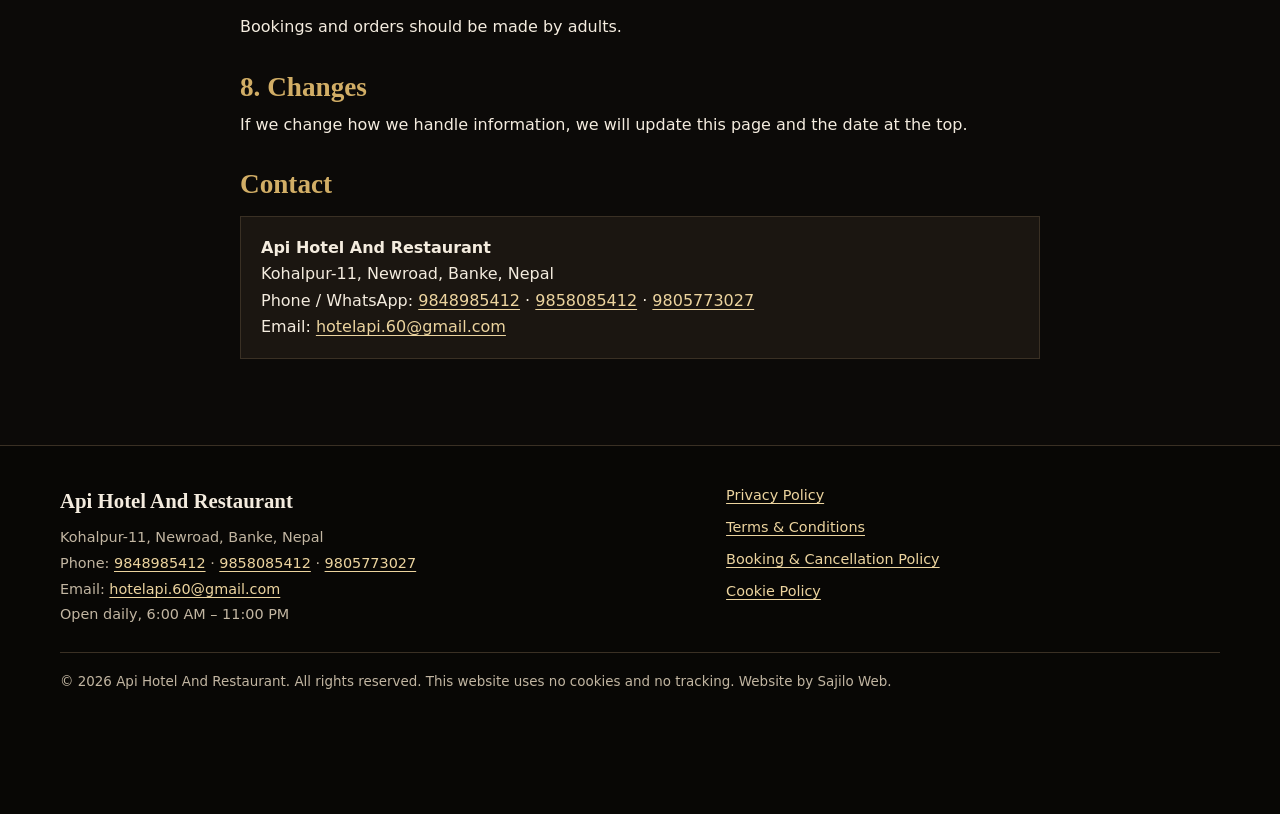
<file: privacy.html>
<!DOCTYPE html>
<html lang="en">
<head>
<meta charset="UTF-8">
<meta http-equiv="Content-Security-Policy" content="default-src 'self'; script-src 'self'; style-src 'self' https://fonts.googleapis.com; font-src https://fonts.gstatic.com; img-src 'self' data:; connect-src 'none'; frame-src 'none'; object-src 'none'; base-uri 'self'; form-action 'none'">
<meta name="referrer" content="strict-origin-when-cross-origin">
<meta name="viewport" content="width=device-width, initial-scale=1">
<meta name="theme-color" content="#0c0a08">
<title>Privacy Policy | Api Hotel &amp; Restaurant</title>
<meta name="description" content="How Api Hotel And Restaurant handles personal information.">
<link rel="canonical" href="https://apihotelkohalpur.com/privacy.html">
<meta property="og:type" content="website">
<meta property="og:url" content="https://apihotelkohalpur.com/privacy.html">
<meta property="og:title" content="Privacy Policy | Api Hotel &amp; Restaurant">
<meta property="og:description" content="How Api Hotel And Restaurant handles personal information.">
<meta property="og:image" content="https://apihotelkohalpur.com/assets/share.jpg">
<meta name="twitter:card" content="summary_large_image">
<link rel="icon" type="image/png" href="assets/icon-192.png">
<link rel="apple-touch-icon" href="assets/icon-180.png">
<link rel="manifest" href="site.webmanifest">
<link rel="preconnect" href="https://fonts.googleapis.com">
<link rel="preconnect" href="https://fonts.gstatic.com" crossorigin>
<link href="https://fonts.googleapis.com/css2?family=Cormorant+Garamond:ital,wght@0,500;0,600;0,700;1,600&family=Jost:wght@400;500;600&display=swap" rel="stylesheet">
<link rel="stylesheet" href="assets/styles.css?v=6f15b15f">
</head>
<body class="page">
<a class="skip" href="#main">Skip to main content</a>
<svg class="sr" aria-hidden="true" focusable="false"><symbol id="i-wa" viewBox="0 0 24 24"><path fill="currentColor" d="M12.04 2C6.58 2 2.13 6.45 2.13 11.91c0 1.75.46 3.45 1.32 4.95L2.05 22l5.25-1.38a9.9 9.9 0 0 0 4.74 1.21c5.46 0 9.91-4.45 9.91-9.91C21.95 6.45 17.5 2 12.04 2Zm5.8 14.09c-.24.68-1.42 1.3-1.95 1.35-.5.05-.97.23-3.27-.68-2.77-1.09-4.52-3.93-4.66-4.11-.13-.18-1.11-1.48-1.11-2.83 0-1.34.7-2 .95-2.28.25-.27.54-.34.72-.34h.52c.17 0 .39-.06.61.46.23.55.77 1.9.84 2.04.07.14.11.3.02.48-.09.18-.14.3-.27.46-.14.16-.29.36-.41.48-.14.14-.28.29-.12.56.16.27.7 1.16 1.51 1.88 1.04.93 1.91 1.21 2.18 1.35.27.14.43.11.59-.07.16-.18.68-.79.86-1.07.18-.27.36-.23.61-.14.25.09 1.59.75 1.86.89.27.14.45.2.52.32.07.11.07.66-.17 1.33Z"/></symbol><symbol id="i-fb" viewBox="0 0 24 24"><path fill="currentColor" d="M14 8h3V4h-3a4 4 0 0 0-4 4v2H8v4h2v8h4v-8h3l1-4h-4V8Z"/></symbol><symbol id="i-tt" viewBox="0 0 24 24"><path fill="currentColor" d="M16 3c.3 2.2 1.7 3.7 4 4v3c-1.5 0-2.9-.5-4-1.2V15a6 6 0 1 1-6-6h.5v3.1A3 3 0 1 0 13 15V3h3Z"/></symbol><symbol id="i-ig" viewBox="0 0 24 24"><g fill="none" stroke="currentColor" stroke-width="1.4" stroke-linecap="round" stroke-linejoin="round"><rect x="3" y="3" width="18" height="18" rx="5"/><circle cx="12" cy="12" r="4"/></g></symbol><symbol id="i-bed" viewBox="0 0 24 24"><g fill="none" stroke="currentColor" stroke-width="1.4" stroke-linecap="round" stroke-linejoin="round"><path d="M3 18V7M3 14h18v4M21 14v-2a3 3 0 0 0-3-3h-7v5"/><circle cx="7" cy="11" r="2"/></g></symbol><symbol id="i-dish" viewBox="0 0 24 24"><g fill="none" stroke="currentColor" stroke-width="1.4" stroke-linecap="round" stroke-linejoin="round"><path d="M3 17h18M5 17a7 7 0 0 1 14 0M12 8V6M10 6h4"/></g></symbol><symbol id="i-hall" viewBox="0 0 24 24"><g fill="none" stroke="currentColor" stroke-width="1.4" stroke-linecap="round" stroke-linejoin="round"><path d="M3 10 12 4l9 6M5 10v10M19 10v10M9 20v-6h6v6M3 20h18"/></g></symbol><symbol id="i-scooter" viewBox="0 0 24 24"><g fill="none" stroke="currentColor" stroke-width="1.4" stroke-linecap="round" stroke-linejoin="round"><circle cx="6" cy="17" r="2.5"/><circle cx="18" cy="17" r="2.5"/><path d="M8.5 17h7M15 17l-2-7h-3M13 10h4l1.5 4.5M4 11h5v3H4z"/></g></symbol><symbol id="i-search" viewBox="0 0 24 24"><g fill="none" stroke="currentColor" stroke-width="1.4" stroke-linecap="round" stroke-linejoin="round"><circle cx="11" cy="11" r="7"/><path d="m20 20-3.5-3.5"/></g></symbol><symbol id="i-clock" viewBox="0 0 24 24"><g fill="none" stroke="currentColor" stroke-width="1.4" stroke-linecap="round" stroke-linejoin="round"><circle cx="12" cy="12" r="9"/><path d="M12 7v5l3 2"/></g></symbol><symbol id="i-phone" viewBox="0 0 24 24"><g fill="none" stroke="currentColor" stroke-width="1.4" stroke-linecap="round" stroke-linejoin="round"><path d="M5 4h4l2 5-2 1a11 11 0 0 0 5 5l1-2 5 2v4a2 2 0 0 1-2 2A16 16 0 0 1 3 6a2 2 0 0 1 2-2Z"/></g></symbol><symbol id="i-pin" viewBox="0 0 24 24"><g fill="none" stroke="currentColor" stroke-width="1.4" stroke-linecap="round" stroke-linejoin="round"><path d="M12 21s-7-6-7-11a7 7 0 0 1 14 0c0 5-7 11-7 11Z"/><circle cx="12" cy="10" r="2.5"/></g></symbol><symbol id="i-book" viewBox="0 0 24 24"><g fill="none" stroke="currentColor" stroke-width="1.4" stroke-linecap="round" stroke-linejoin="round"><path d="M4 5a2 2 0 0 1 2-2h13v16H6a2 2 0 0 0-2 2Z"/><path d="M8 8h7M8 12h7"/></g></symbol><symbol id="i-star" viewBox="0 0 24 24"><g fill="none" stroke="currentColor" stroke-width="1.4" stroke-linecap="round" stroke-linejoin="round"><path d="m12 3 2.7 5.6 6.1.9-4.4 4.3 1 6.1L12 17l-5.4 2.9 1-6.1L3.2 9.5l6.1-.9Z"/></g></symbol><symbol id="i-thali" viewBox="0 0 24 24"><g fill="none" stroke="currentColor" stroke-width="1.4" stroke-linecap="round" stroke-linejoin="round"><circle cx="12" cy="12" r="9"/><circle cx="8.5" cy="10" r="2"/><circle cx="15.5" cy="10" r="2"/><path d="M8 16h8"/></g></symbol><symbol id="i-momo" viewBox="0 0 24 24"><g fill="none" stroke="currentColor" stroke-width="1.4" stroke-linecap="round" stroke-linejoin="round"><path d="M3 15c0-5 4-8 9-8s9 3 9 8Z"/><path d="M12 7c-1 2-1 4 0 5M8 8c0 2 1 3 2 4M16 8c0 2-1 3-2 4M5 18h14"/></g></symbol><symbol id="i-noodles" viewBox="0 0 24 24"><g fill="none" stroke="currentColor" stroke-width="1.4" stroke-linecap="round" stroke-linejoin="round"><path d="M3 12h18a9 9 0 0 1-18 0Z"/><path d="M8 12V6M12 12V5M16 12V6M4 4l16 3"/></g></symbol><symbol id="i-rice" viewBox="0 0 24 24"><g fill="none" stroke="currentColor" stroke-width="1.4" stroke-linecap="round" stroke-linejoin="round"><path d="M3 12h18a9 9 0 0 1-18 0Z"/><path d="M6 12a6 6 0 0 1 12 0"/></g></symbol><symbol id="i-flame" viewBox="0 0 24 24"><g fill="none" stroke="currentColor" stroke-width="1.4" stroke-linecap="round" stroke-linejoin="round"><path d="M12 3c1 3 5 5 5 10a5 5 0 0 1-10 0c0-2 1-3 2-4 0 2 1 3 2 3 0-3-1-6 1-9Z"/></g></symbol><symbol id="i-drumstick" viewBox="0 0 24 24"><g fill="none" stroke="currentColor" stroke-width="1.4" stroke-linecap="round" stroke-linejoin="round"><path d="M10 14a5 5 0 1 1 4-4c0 2-2 4-4 4Z"/><path d="M9 15l-3 3M5 17l2 2M4 19l1 1"/></g></symbol><symbol id="i-pot" viewBox="0 0 24 24"><g fill="none" stroke="currentColor" stroke-width="1.4" stroke-linecap="round" stroke-linejoin="round"><path d="M4 10h16v5a5 5 0 0 1-5 5H9a5 5 0 0 1-5-5Z"/><path d="M2 10h20M9 6c0-1 1-1 1-2M14 6c0-1 1-1 1-2"/></g></symbol><symbol id="i-cheese" viewBox="0 0 24 24"><g fill="none" stroke="currentColor" stroke-width="1.4" stroke-linecap="round" stroke-linejoin="round"><path d="M4 8l8-4 8 4v8l-8 4-8-4Z"/><path d="M4 8l8 4 8-4M12 12v8"/></g></symbol><symbol id="i-leaf" viewBox="0 0 24 24"><g fill="none" stroke="currentColor" stroke-width="1.4" stroke-linecap="round" stroke-linejoin="round"><path d="M5 19c0-9 5-14 14-14 0 9-5 14-14 14Z"/><path d="M5 19 14 10"/></g></symbol><symbol id="i-bowl" viewBox="0 0 24 24"><g fill="none" stroke="currentColor" stroke-width="1.4" stroke-linecap="round" stroke-linejoin="round"><path d="M3 11h18a9 9 0 0 1-18 0Z"/><path d="M9 7c0-1 1-1 1-2M14 7c0-1 1-1 1-2"/></g></symbol><symbol id="i-bread" viewBox="0 0 24 24"><g fill="none" stroke="currentColor" stroke-width="1.4" stroke-linecap="round" stroke-linejoin="round"><ellipse cx="12" cy="12" rx="9" ry="6"/><path d="M8 11l1 2M12 10l1 2M16 11l1 2"/></g></symbol><symbol id="i-pizza" viewBox="0 0 24 24"><g fill="none" stroke="currentColor" stroke-width="1.4" stroke-linecap="round" stroke-linejoin="round"><path d="M3 6c6-3 12-3 18 0L12 21Z"/><circle cx="10" cy="9" r="1"/><circle cx="14" cy="10" r="1"/><circle cx="12" cy="14" r="1"/></g></symbol><symbol id="i-egg" viewBox="0 0 24 24"><g fill="none" stroke="currentColor" stroke-width="1.4" stroke-linecap="round" stroke-linejoin="round"><path d="M12 3c4 0 7 6 7 10a7 7 0 0 1-14 0c0-4 3-10 7-10Z"/><circle cx="12" cy="14" r="3"/></g></symbol><symbol id="i-cup" viewBox="0 0 24 24"><g fill="none" stroke="currentColor" stroke-width="1.4" stroke-linecap="round" stroke-linejoin="round"><path d="M4 8h13v5a5 5 0 0 1-5 5H9a5 5 0 0 1-5-5Z"/><path d="M17 9h2a2 2 0 0 1 0 4h-2M3 21h15"/></g></symbol><symbol id="i-glass" viewBox="0 0 24 24"><g fill="none" stroke="currentColor" stroke-width="1.4" stroke-linecap="round" stroke-linejoin="round"><path d="M6 3h12l-2 18H8Z"/><path d="M7 9h10"/></g></symbol></svg>
<div class="top"><div class="wrap">
  <span>Kohalpur-11, Newroad, Banke · <b>Open daily 6:00 AM – 11:00 PM</b></span>
  <span>New building with a 100+ guest hall <b>coming soon</b></span>
</div></div>
<nav class="nav" aria-label="Main"><div class="wrap">
  <a href="index.html" class="brand"><picture><source srcset="assets/logo.webp" type="image/webp"><img src="assets/logo.jpg" alt="" width="52" height="52"></picture><span><b>API</b><small>Hotel &amp; Restaurant</small></span></a>
  <button class="menu-btn" id="menuBtn" type="button" aria-expanded="false" aria-controls="navLinks" aria-label="Open menu">☰</button>
  <div class="links" id="navLinks">
    <a href="index.html">Home</a>
    <a href="menu.html">Menu &amp; Order</a>
    <a href="index.html#rooms" aria-current="page">Rooms</a>
    <a href="index.html#events" aria-current="page">Events</a>
    <a href="index.html#faq" aria-current="page">FAQ</a>
    <a href="index.html#contact" aria-current="page">Contact</a>
  </div>
  <a href="index.html#book" class="btn btn-gold cta">Book now</a>
</div></nav>
<main id="main" class="legal">
<h1>Privacy Policy</h1>
<p class="updated">Last updated: 2 October 2026</p>
<p>This policy explains what personal information Api Hotel And Restaurant collects, why, and what your rights are. We collect as little as possible.</p>
<h2>1. What this website stores</h2>
<ul>
  <li><strong>Nothing.</strong> This website has no accounts or logins, sets no cookies, and uses no analytics or advertising trackers.</li>
  <li>Your food order and booking details stay in your own browser until you send them to us on WhatsApp. They are not saved on this website.</li>
  <li>When you close the opening announcement, your browser remembers that for this visit only (session storage), so it is not shown again. This is deleted when you close the tab.</li>
</ul>
<h2>2. What you send us</h2>
<p>When you order food or request a booking, WhatsApp opens with a message you can read before sending. If you send it, we receive:</p>
<ul>
  <li>your name and your WhatsApp phone number</li>
  <li>for orders: the dishes, and your delivery address or table number</li>
  <li>for bookings: the type of booking, date, number of guests and any note you add</li>
</ul>
<p>If you call or email us, we receive what you tell us.</p>
<h2>3. How we use it</h2>
<p>We use this information only to prepare and deliver your order, to handle your booking, and to contact you about it. We do not sell it or use it for advertising. We handle it with your consent, in line with Nepal's Privacy Act, 2075 (2018).</p>
<h2>4. Other companies involved</h2>
<ul>
  <li><strong>WhatsApp (Meta)</strong> carries the messages you send us. WhatsApp's own privacy policy applies to them.</li>
  <li><strong>Our website hosting provider</strong> may record technical details, such as your IP address, in its server logs.</li>
  <li><strong>Google Fonts</strong> supplies the fonts on this site, so Google can see your IP address when the fonts load.</li>
  <li><strong>Google Maps, Facebook and TikTok</strong> open only if you click their links, and their own policies apply.</li>
</ul>
<h2>5. How long we keep it</h2>
<p>We keep order and booking messages only as long as needed to serve you and to keep the business records the law requires. You can ask us to delete your messages sooner.</p>
<h2>6. Your rights</h2>
<p>You can ask to see, correct or delete the personal information we hold about you, and you can withdraw your consent at any time. Contact us using the details below.</p>
<h2>7. Children</h2>
<p>Bookings and orders should be made by adults.</p>
<h2>8. Changes</h2>
<p>If we change how we handle information, we will update this page and the date at the top.</p>

<h2>Contact</h2>
<address><strong>Api Hotel And Restaurant</strong><br>Kohalpur-11, Newroad, Banke, Nepal<br>Phone / WhatsApp: <a href="tel:+9779848985412">9848985412</a> · <a href="tel:+9779858085412">9858085412</a> · <a href="tel:+9779805773027">9805773027</a><br>Email: <a href="mailto:hotelapi.60@gmail.com">hotelapi.60@gmail.com</a></address>
</main>
<footer><div class="wrap">
  <div>
    <strong>Api Hotel And Restaurant</strong>
    <address>Kohalpur-11, Newroad, Banke, Nepal<br>Phone: <a href="tel:+9779848985412">9848985412</a> · <a href="tel:+9779858085412">9858085412</a> · <a href="tel:+9779805773027">9805773027</a><br>Email: <a href="mailto:hotelapi.60@gmail.com">hotelapi.60@gmail.com</a><br>Open daily, 6:00 AM – 11:00 PM</address>
  </div>
  <nav aria-label="Legal">
    <a href="privacy.html">Privacy Policy</a>
    <a href="terms.html">Terms &amp; Conditions</a>
    <a href="booking-policy.html">Booking &amp; Cancellation Policy</a>
    <a href="cookies.html">Cookie Policy</a>
  </nav>
  <p class="fine">© 2026 Api Hotel And Restaurant. All rights reserved. This website uses no cookies and no tracking. Website by Sajilo Web.</p>
</div></footer>
<script src="assets/app.js?v=1af552fc"></script>
</body>
</html>
</file>
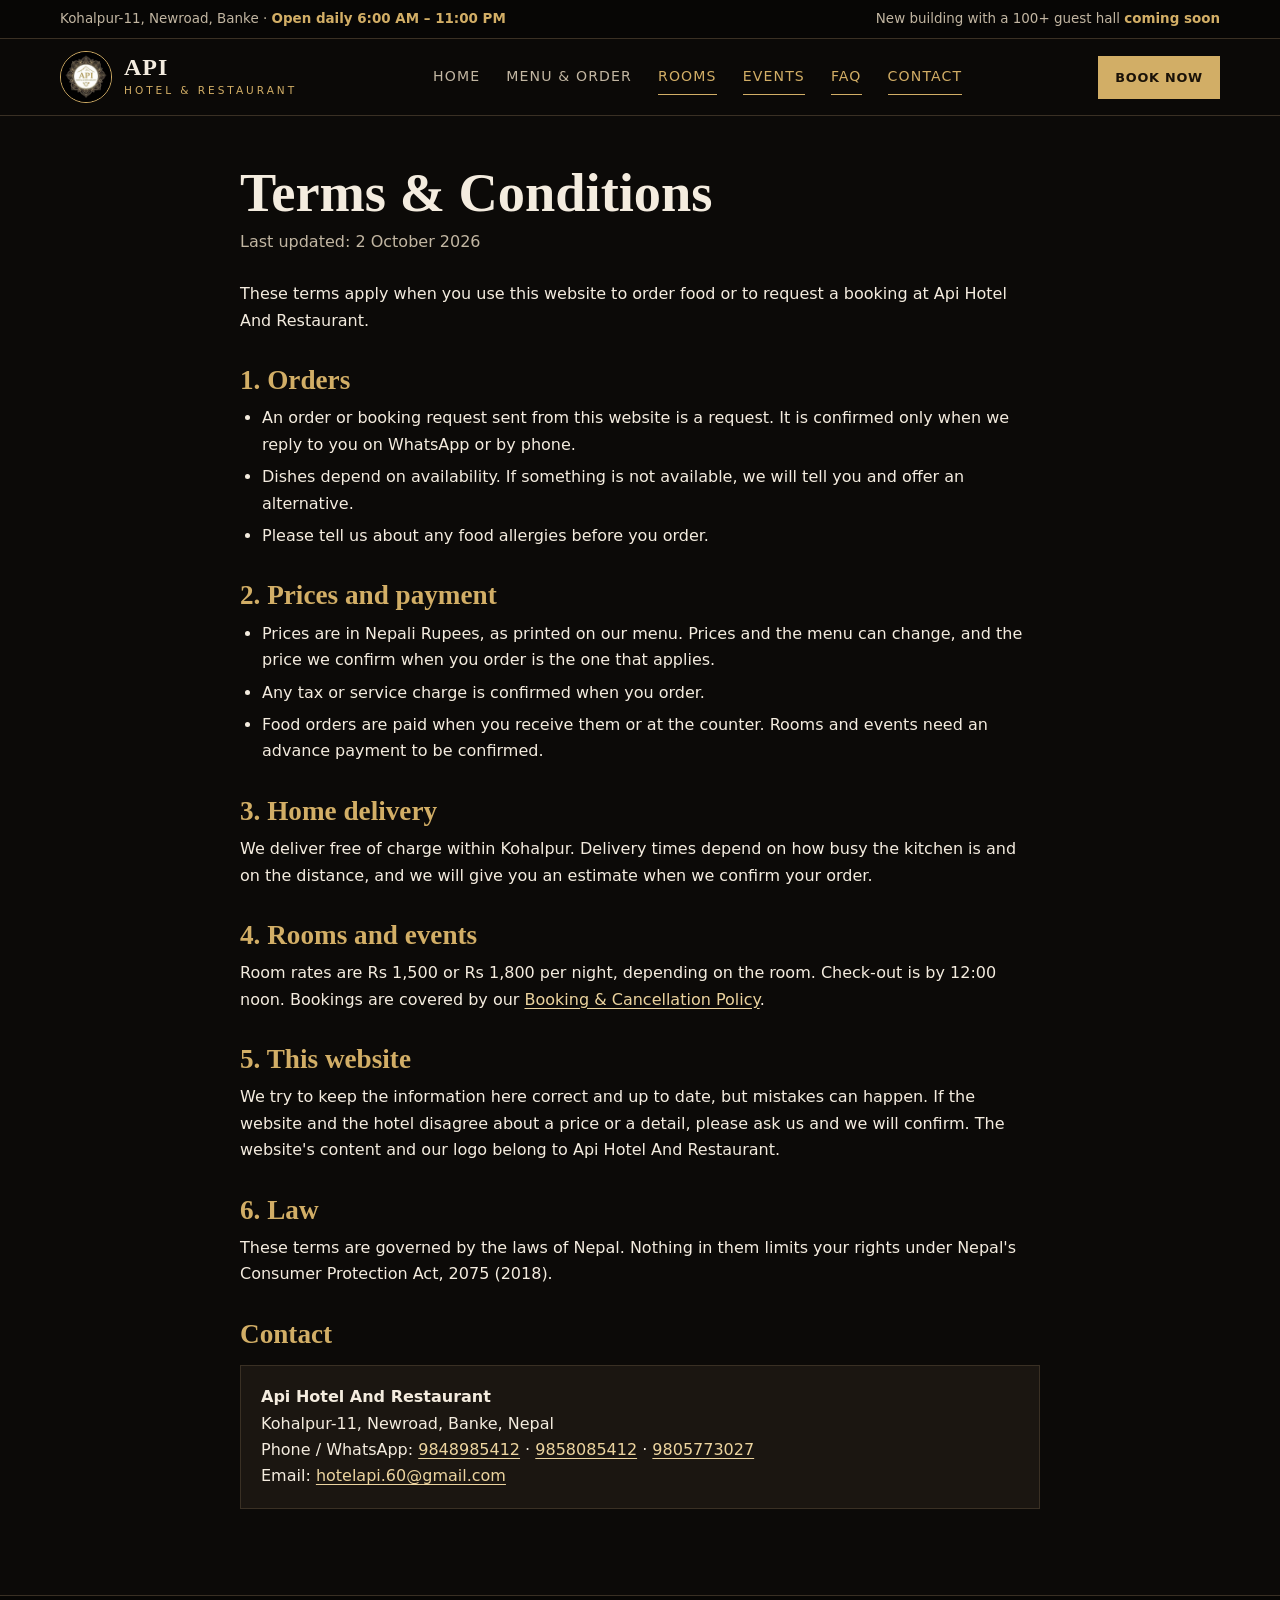
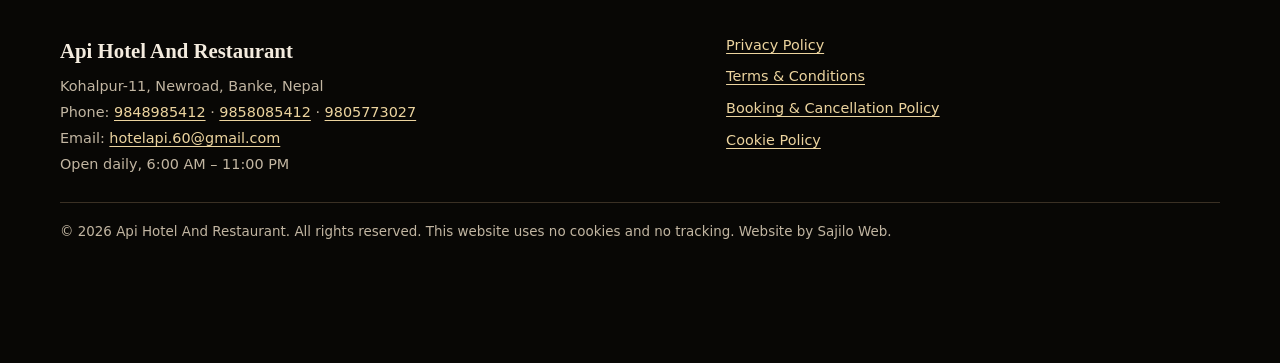
<file: terms.html>
<!DOCTYPE html>
<html lang="en">
<head>
<meta charset="UTF-8">
<meta http-equiv="Content-Security-Policy" content="default-src 'self'; script-src 'self'; style-src 'self' https://fonts.googleapis.com; font-src https://fonts.gstatic.com; img-src 'self' data:; connect-src 'none'; frame-src 'none'; object-src 'none'; base-uri 'self'; form-action 'none'">
<meta name="referrer" content="strict-origin-when-cross-origin">
<meta name="viewport" content="width=device-width, initial-scale=1">
<meta name="theme-color" content="#0c0a08">
<title>Terms &amp; Conditions | Api Hotel &amp; Restaurant</title>
<meta name="description" content="Terms for ordering and booking at Api Hotel And Restaurant.">
<link rel="canonical" href="https://apihotelkohalpur.com/terms.html">
<meta property="og:type" content="website">
<meta property="og:url" content="https://apihotelkohalpur.com/terms.html">
<meta property="og:title" content="Terms &amp; Conditions | Api Hotel &amp; Restaurant">
<meta property="og:description" content="Terms for ordering and booking at Api Hotel And Restaurant.">
<meta property="og:image" content="https://apihotelkohalpur.com/assets/share.jpg">
<meta name="twitter:card" content="summary_large_image">
<link rel="icon" type="image/png" href="assets/icon-192.png">
<link rel="apple-touch-icon" href="assets/icon-180.png">
<link rel="manifest" href="site.webmanifest">
<link rel="preconnect" href="https://fonts.googleapis.com">
<link rel="preconnect" href="https://fonts.gstatic.com" crossorigin>
<link href="https://fonts.googleapis.com/css2?family=Cormorant+Garamond:ital,wght@0,500;0,600;0,700;1,600&family=Jost:wght@400;500;600&display=swap" rel="stylesheet">
<link rel="stylesheet" href="assets/styles.css?v=6f15b15f">
</head>
<body class="page">
<a class="skip" href="#main">Skip to main content</a>
<svg class="sr" aria-hidden="true" focusable="false"><symbol id="i-wa" viewBox="0 0 24 24"><path fill="currentColor" d="M12.04 2C6.58 2 2.13 6.45 2.13 11.91c0 1.75.46 3.45 1.32 4.95L2.05 22l5.25-1.38a9.9 9.9 0 0 0 4.74 1.21c5.46 0 9.91-4.45 9.91-9.91C21.95 6.45 17.5 2 12.04 2Zm5.8 14.09c-.24.68-1.42 1.3-1.95 1.35-.5.05-.97.23-3.27-.68-2.77-1.09-4.52-3.93-4.66-4.11-.13-.18-1.11-1.48-1.11-2.83 0-1.34.7-2 .95-2.28.25-.27.54-.34.72-.34h.52c.17 0 .39-.06.61.46.23.55.77 1.9.84 2.04.07.14.11.3.02.48-.09.18-.14.3-.27.46-.14.16-.29.36-.41.48-.14.14-.28.29-.12.56.16.27.7 1.16 1.51 1.88 1.04.93 1.91 1.21 2.18 1.35.27.14.43.11.59-.07.16-.18.68-.79.86-1.07.18-.27.36-.23.61-.14.25.09 1.59.75 1.86.89.27.14.45.2.52.32.07.11.07.66-.17 1.33Z"/></symbol><symbol id="i-fb" viewBox="0 0 24 24"><path fill="currentColor" d="M14 8h3V4h-3a4 4 0 0 0-4 4v2H8v4h2v8h4v-8h3l1-4h-4V8Z"/></symbol><symbol id="i-tt" viewBox="0 0 24 24"><path fill="currentColor" d="M16 3c.3 2.2 1.7 3.7 4 4v3c-1.5 0-2.9-.5-4-1.2V15a6 6 0 1 1-6-6h.5v3.1A3 3 0 1 0 13 15V3h3Z"/></symbol><symbol id="i-ig" viewBox="0 0 24 24"><g fill="none" stroke="currentColor" stroke-width="1.4" stroke-linecap="round" stroke-linejoin="round"><rect x="3" y="3" width="18" height="18" rx="5"/><circle cx="12" cy="12" r="4"/></g></symbol><symbol id="i-bed" viewBox="0 0 24 24"><g fill="none" stroke="currentColor" stroke-width="1.4" stroke-linecap="round" stroke-linejoin="round"><path d="M3 18V7M3 14h18v4M21 14v-2a3 3 0 0 0-3-3h-7v5"/><circle cx="7" cy="11" r="2"/></g></symbol><symbol id="i-dish" viewBox="0 0 24 24"><g fill="none" stroke="currentColor" stroke-width="1.4" stroke-linecap="round" stroke-linejoin="round"><path d="M3 17h18M5 17a7 7 0 0 1 14 0M12 8V6M10 6h4"/></g></symbol><symbol id="i-hall" viewBox="0 0 24 24"><g fill="none" stroke="currentColor" stroke-width="1.4" stroke-linecap="round" stroke-linejoin="round"><path d="M3 10 12 4l9 6M5 10v10M19 10v10M9 20v-6h6v6M3 20h18"/></g></symbol><symbol id="i-scooter" viewBox="0 0 24 24"><g fill="none" stroke="currentColor" stroke-width="1.4" stroke-linecap="round" stroke-linejoin="round"><circle cx="6" cy="17" r="2.5"/><circle cx="18" cy="17" r="2.5"/><path d="M8.5 17h7M15 17l-2-7h-3M13 10h4l1.5 4.5M4 11h5v3H4z"/></g></symbol><symbol id="i-search" viewBox="0 0 24 24"><g fill="none" stroke="currentColor" stroke-width="1.4" stroke-linecap="round" stroke-linejoin="round"><circle cx="11" cy="11" r="7"/><path d="m20 20-3.5-3.5"/></g></symbol><symbol id="i-clock" viewBox="0 0 24 24"><g fill="none" stroke="currentColor" stroke-width="1.4" stroke-linecap="round" stroke-linejoin="round"><circle cx="12" cy="12" r="9"/><path d="M12 7v5l3 2"/></g></symbol><symbol id="i-phone" viewBox="0 0 24 24"><g fill="none" stroke="currentColor" stroke-width="1.4" stroke-linecap="round" stroke-linejoin="round"><path d="M5 4h4l2 5-2 1a11 11 0 0 0 5 5l1-2 5 2v4a2 2 0 0 1-2 2A16 16 0 0 1 3 6a2 2 0 0 1 2-2Z"/></g></symbol><symbol id="i-pin" viewBox="0 0 24 24"><g fill="none" stroke="currentColor" stroke-width="1.4" stroke-linecap="round" stroke-linejoin="round"><path d="M12 21s-7-6-7-11a7 7 0 0 1 14 0c0 5-7 11-7 11Z"/><circle cx="12" cy="10" r="2.5"/></g></symbol><symbol id="i-book" viewBox="0 0 24 24"><g fill="none" stroke="currentColor" stroke-width="1.4" stroke-linecap="round" stroke-linejoin="round"><path d="M4 5a2 2 0 0 1 2-2h13v16H6a2 2 0 0 0-2 2Z"/><path d="M8 8h7M8 12h7"/></g></symbol><symbol id="i-star" viewBox="0 0 24 24"><g fill="none" stroke="currentColor" stroke-width="1.4" stroke-linecap="round" stroke-linejoin="round"><path d="m12 3 2.7 5.6 6.1.9-4.4 4.3 1 6.1L12 17l-5.4 2.9 1-6.1L3.2 9.5l6.1-.9Z"/></g></symbol><symbol id="i-thali" viewBox="0 0 24 24"><g fill="none" stroke="currentColor" stroke-width="1.4" stroke-linecap="round" stroke-linejoin="round"><circle cx="12" cy="12" r="9"/><circle cx="8.5" cy="10" r="2"/><circle cx="15.5" cy="10" r="2"/><path d="M8 16h8"/></g></symbol><symbol id="i-momo" viewBox="0 0 24 24"><g fill="none" stroke="currentColor" stroke-width="1.4" stroke-linecap="round" stroke-linejoin="round"><path d="M3 15c0-5 4-8 9-8s9 3 9 8Z"/><path d="M12 7c-1 2-1 4 0 5M8 8c0 2 1 3 2 4M16 8c0 2-1 3-2 4M5 18h14"/></g></symbol><symbol id="i-noodles" viewBox="0 0 24 24"><g fill="none" stroke="currentColor" stroke-width="1.4" stroke-linecap="round" stroke-linejoin="round"><path d="M3 12h18a9 9 0 0 1-18 0Z"/><path d="M8 12V6M12 12V5M16 12V6M4 4l16 3"/></g></symbol><symbol id="i-rice" viewBox="0 0 24 24"><g fill="none" stroke="currentColor" stroke-width="1.4" stroke-linecap="round" stroke-linejoin="round"><path d="M3 12h18a9 9 0 0 1-18 0Z"/><path d="M6 12a6 6 0 0 1 12 0"/></g></symbol><symbol id="i-flame" viewBox="0 0 24 24"><g fill="none" stroke="currentColor" stroke-width="1.4" stroke-linecap="round" stroke-linejoin="round"><path d="M12 3c1 3 5 5 5 10a5 5 0 0 1-10 0c0-2 1-3 2-4 0 2 1 3 2 3 0-3-1-6 1-9Z"/></g></symbol><symbol id="i-drumstick" viewBox="0 0 24 24"><g fill="none" stroke="currentColor" stroke-width="1.4" stroke-linecap="round" stroke-linejoin="round"><path d="M10 14a5 5 0 1 1 4-4c0 2-2 4-4 4Z"/><path d="M9 15l-3 3M5 17l2 2M4 19l1 1"/></g></symbol><symbol id="i-pot" viewBox="0 0 24 24"><g fill="none" stroke="currentColor" stroke-width="1.4" stroke-linecap="round" stroke-linejoin="round"><path d="M4 10h16v5a5 5 0 0 1-5 5H9a5 5 0 0 1-5-5Z"/><path d="M2 10h20M9 6c0-1 1-1 1-2M14 6c0-1 1-1 1-2"/></g></symbol><symbol id="i-cheese" viewBox="0 0 24 24"><g fill="none" stroke="currentColor" stroke-width="1.4" stroke-linecap="round" stroke-linejoin="round"><path d="M4 8l8-4 8 4v8l-8 4-8-4Z"/><path d="M4 8l8 4 8-4M12 12v8"/></g></symbol><symbol id="i-leaf" viewBox="0 0 24 24"><g fill="none" stroke="currentColor" stroke-width="1.4" stroke-linecap="round" stroke-linejoin="round"><path d="M5 19c0-9 5-14 14-14 0 9-5 14-14 14Z"/><path d="M5 19 14 10"/></g></symbol><symbol id="i-bowl" viewBox="0 0 24 24"><g fill="none" stroke="currentColor" stroke-width="1.4" stroke-linecap="round" stroke-linejoin="round"><path d="M3 11h18a9 9 0 0 1-18 0Z"/><path d="M9 7c0-1 1-1 1-2M14 7c0-1 1-1 1-2"/></g></symbol><symbol id="i-bread" viewBox="0 0 24 24"><g fill="none" stroke="currentColor" stroke-width="1.4" stroke-linecap="round" stroke-linejoin="round"><ellipse cx="12" cy="12" rx="9" ry="6"/><path d="M8 11l1 2M12 10l1 2M16 11l1 2"/></g></symbol><symbol id="i-pizza" viewBox="0 0 24 24"><g fill="none" stroke="currentColor" stroke-width="1.4" stroke-linecap="round" stroke-linejoin="round"><path d="M3 6c6-3 12-3 18 0L12 21Z"/><circle cx="10" cy="9" r="1"/><circle cx="14" cy="10" r="1"/><circle cx="12" cy="14" r="1"/></g></symbol><symbol id="i-egg" viewBox="0 0 24 24"><g fill="none" stroke="currentColor" stroke-width="1.4" stroke-linecap="round" stroke-linejoin="round"><path d="M12 3c4 0 7 6 7 10a7 7 0 0 1-14 0c0-4 3-10 7-10Z"/><circle cx="12" cy="14" r="3"/></g></symbol><symbol id="i-cup" viewBox="0 0 24 24"><g fill="none" stroke="currentColor" stroke-width="1.4" stroke-linecap="round" stroke-linejoin="round"><path d="M4 8h13v5a5 5 0 0 1-5 5H9a5 5 0 0 1-5-5Z"/><path d="M17 9h2a2 2 0 0 1 0 4h-2M3 21h15"/></g></symbol><symbol id="i-glass" viewBox="0 0 24 24"><g fill="none" stroke="currentColor" stroke-width="1.4" stroke-linecap="round" stroke-linejoin="round"><path d="M6 3h12l-2 18H8Z"/><path d="M7 9h10"/></g></symbol></svg>
<div class="top"><div class="wrap">
  <span>Kohalpur-11, Newroad, Banke · <b>Open daily 6:00 AM – 11:00 PM</b></span>
  <span>New building with a 100+ guest hall <b>coming soon</b></span>
</div></div>
<nav class="nav" aria-label="Main"><div class="wrap">
  <a href="index.html" class="brand"><picture><source srcset="assets/logo.webp" type="image/webp"><img src="assets/logo.jpg" alt="" width="52" height="52"></picture><span><b>API</b><small>Hotel &amp; Restaurant</small></span></a>
  <button class="menu-btn" id="menuBtn" type="button" aria-expanded="false" aria-controls="navLinks" aria-label="Open menu">☰</button>
  <div class="links" id="navLinks">
    <a href="index.html">Home</a>
    <a href="menu.html">Menu &amp; Order</a>
    <a href="index.html#rooms" aria-current="page">Rooms</a>
    <a href="index.html#events" aria-current="page">Events</a>
    <a href="index.html#faq" aria-current="page">FAQ</a>
    <a href="index.html#contact" aria-current="page">Contact</a>
  </div>
  <a href="index.html#book" class="btn btn-gold cta">Book now</a>
</div></nav>
<main id="main" class="legal">
<h1>Terms &amp; Conditions</h1>
<p class="updated">Last updated: 2 October 2026</p>
<p>These terms apply when you use this website to order food or to request a booking at Api Hotel And Restaurant.</p>
<h2>1. Orders</h2>
<ul>
  <li>An order or booking request sent from this website is a request. It is confirmed only when we reply to you on WhatsApp or by phone.</li>
  <li>Dishes depend on availability. If something is not available, we will tell you and offer an alternative.</li>
  <li>Please tell us about any food allergies before you order.</li>
</ul>
<h2>2. Prices and payment</h2>
<ul>
  <li>Prices are in Nepali Rupees, as printed on our menu. Prices and the menu can change, and the price we confirm when you order is the one that applies.</li>
  <li>Any tax or service charge is confirmed when you order.</li>
  <li>Food orders are paid when you receive them or at the counter. Rooms and events need an advance payment to be confirmed.</li>
</ul>
<h2>3. Home delivery</h2>
<p>We deliver free of charge within Kohalpur. Delivery times depend on how busy the kitchen is and on the distance, and we will give you an estimate when we confirm your order.</p>
<h2>4. Rooms and events</h2>
<p>Room rates are Rs 1,500 or Rs 1,800 per night, depending on the room. Check-out is by 12:00 noon. Bookings are covered by our <a href="booking-policy.html">Booking &amp; Cancellation Policy</a>.</p>
<h2>5. This website</h2>
<p>We try to keep the information here correct and up to date, but mistakes can happen. If the website and the hotel disagree about a price or a detail, please ask us and we will confirm. The website's content and our logo belong to Api Hotel And Restaurant.</p>
<h2>6. Law</h2>
<p>These terms are governed by the laws of Nepal. Nothing in them limits your rights under Nepal's Consumer Protection Act, 2075 (2018).</p>

<h2>Contact</h2>
<address><strong>Api Hotel And Restaurant</strong><br>Kohalpur-11, Newroad, Banke, Nepal<br>Phone / WhatsApp: <a href="tel:+9779848985412">9848985412</a> · <a href="tel:+9779858085412">9858085412</a> · <a href="tel:+9779805773027">9805773027</a><br>Email: <a href="mailto:hotelapi.60@gmail.com">hotelapi.60@gmail.com</a></address>
</main>
<footer><div class="wrap">
  <div>
    <strong>Api Hotel And Restaurant</strong>
    <address>Kohalpur-11, Newroad, Banke, Nepal<br>Phone: <a href="tel:+9779848985412">9848985412</a> · <a href="tel:+9779858085412">9858085412</a> · <a href="tel:+9779805773027">9805773027</a><br>Email: <a href="mailto:hotelapi.60@gmail.com">hotelapi.60@gmail.com</a><br>Open daily, 6:00 AM – 11:00 PM</address>
  </div>
  <nav aria-label="Legal">
    <a href="privacy.html">Privacy Policy</a>
    <a href="terms.html">Terms &amp; Conditions</a>
    <a href="booking-policy.html">Booking &amp; Cancellation Policy</a>
    <a href="cookies.html">Cookie Policy</a>
  </nav>
  <p class="fine">© 2026 Api Hotel And Restaurant. All rights reserved. This website uses no cookies and no tracking. Website by Sajilo Web.</p>
</div></footer>
<script src="assets/app.js?v=1af552fc"></script>
</body>
</html>
</file>
<file: assets/styles.css>
:root { --bg:#0c0a08; --bg2:#14100c; --card:#1b1611; --line:#3a3024; --gold:#d2ae66; --gold-l:#ecd49f; --cream:#f4ecdf; --muted:#c2b6a2; --wa:#25d366; --wa-ink:#06270f; --ink:#1a1208; }
* { box-sizing:border-box; margin:0; padding:0; }
[hidden] { display:none !important; }
html { scroll-behavior:smooth; overflow-x:clip; }
body { background:var(--bg); color:var(--cream); font-family:Jost,system-ui,-apple-system,"Segoe UI",sans-serif; line-height:1.65; overflow-x:clip; }
a { color:inherit; text-decoration:none; }
img { max-width:100%; height:auto; display:block; }
button, input, select, textarea { font:inherit; color:inherit; }
.wrap { width:min(1160px,100% - 32px); margin-inline:auto; }
h1,h2,h3 { font-family:"Cormorant Garamond",Georgia,"Times New Roman",serif; font-weight:600; line-height:1.08; }
.sr { position:absolute; width:1px; height:1px; overflow:hidden; clip:rect(0 0 0 0); white-space:nowrap; }
.skip { position:absolute; left:12px; top:-60px; z-index:100; background:var(--gold); color:var(--ink); padding:10px 16px; font-weight:600; }
.skip:focus { top:12px; }
a:focus-visible, button:focus-visible, input:focus-visible, select:focus-visible, textarea:focus-visible, summary:focus-visible { outline:3px solid var(--gold-l); outline-offset:3px; }

/* shared pieces */
.eyebrow { color:var(--gold); letter-spacing:.26em; font-size:.76rem; font-weight:600; text-transform:uppercase; display:flex; align-items:center; gap:12px; }
.eyebrow::before { content:""; width:28px; height:1px; background:var(--gold); }
.center { text-align:center; } .center .eyebrow { justify-content:center; } .center .eyebrow::after { content:""; width:28px; height:1px; background:var(--gold); }
.orn { display:block; width:120px; height:14px; color:var(--gold); margin:18px 0 0; }
.center .orn { margin-inline:auto; }
.btn { display:inline-flex; align-items:center; justify-content:center; gap:10px; padding:14px 24px; font-weight:600; font-size:.9rem; letter-spacing:.06em; text-transform:uppercase; border:1px solid var(--gold); cursor:pointer; transition:background .2s, transform .2s; background:transparent; color:var(--gold); text-align:center; }
.btn:hover { background:rgba(210,174,102,.12); transform:translateY(-1px); }
.btn-gold { background:var(--gold); color:var(--ink); } .btn-gold:hover { background:var(--gold-l); }
.btn-wa { background:var(--wa); border-color:var(--wa); color:var(--wa-ink); } .btn-wa:hover { background:#3fe07c; }
.btn svg { width:18px; height:18px; flex:none; }
.section { padding:92px 0; position:relative; }
.section.alt { background:var(--bg2); }
.section h2 { font-size:clamp(2.2rem,5vw,3.4rem); margin:14px 0 0; }
.sub { color:var(--muted); max-width:620px; margin-top:16px; }
.center .sub { margin-inline:auto; }
.note { color:var(--muted); font-size:.9rem; }
.consent { font-size:.86rem; color:var(--muted); text-transform:none; letter-spacing:0; }
.consent a, .note a, .legal a, footer a, .faq a { color:var(--gold-l); text-decoration:underline; text-underline-offset:3px; }
.js .reveal { opacity:0; transform:translateY(22px); transition:opacity .7s, transform .7s; }
.js .reveal.in { opacity:1; transform:none; }

/* top bar + nav */
.top { background:#070605; border-bottom:1px solid var(--line); font-size:.84rem; color:var(--muted); }
.top .wrap { display:flex; justify-content:space-between; gap:12px; padding:8px 0; flex-wrap:wrap; }
.top b { color:var(--gold); font-weight:600; }
.nav { position:sticky; top:0; z-index:40; background:rgba(12,10,8,.94); backdrop-filter:blur(10px); border-bottom:1px solid var(--line); }
.nav .wrap { display:flex; align-items:center; justify-content:space-between; height:76px; gap:14px; }
.brand { display:flex; align-items:center; gap:12px; }
.brand img { width:52px; height:52px; border-radius:50%; border:1px solid var(--gold); }
.brand b { font-family:"Cormorant Garamond",Georgia,serif; font-size:1.5rem; font-weight:700; letter-spacing:.04em; line-height:1; display:block; }
.brand small { display:block; font-size:.66rem; letter-spacing:.28em; color:var(--gold); text-transform:uppercase; margin-top:3px; }
.links { display:flex; gap:26px; font-size:.88rem; letter-spacing:.08em; text-transform:uppercase; color:var(--muted); }
.links a { padding:6px 0; border-bottom:1px solid transparent; }
.links a:hover, .links a[aria-current] { color:var(--gold); border-color:var(--gold); }
.nav .btn { padding:10px 16px; font-size:.8rem; }
.menu-btn { display:none; width:46px; height:46px; border:1px solid var(--line); background:transparent; font-size:1.2rem; cursor:pointer; }

/* hero */
.hero { position:relative; padding:84px 0 96px; overflow:hidden; }
.hero::before { content:""; position:absolute; inset:0; background:radial-gradient(760px 520px at 78% 42%, rgba(210,174,102,.17), transparent 70%); }
.hero .wrap { position:relative; display:grid; grid-template-columns:1.1fr .9fr; gap:50px; align-items:center; }
.hero h1 { font-size:clamp(3rem,7.5vw,5.6rem); margin:20px 0; }
.hero h1 em { color:var(--gold); font-style:italic; }
.hero p { color:var(--muted); font-size:1.12rem; max-width:520px; }
.ctas { display:flex; gap:12px; flex-wrap:wrap; margin-top:32px; }
.stage { position:relative; justify-self:center; width:min(440px,84vw); aspect-ratio:1; display:grid; place-items:center; }
.mandala { position:absolute; inset:-14%; width:128%; height:128%; color:var(--gold); opacity:.34; animation:spin 160s linear infinite; }
@keyframes spin { to { transform:rotate(360deg); } }
.emblem { position:relative; width:74%; aspect-ratio:1; border-radius:50%; padding:12px; background:conic-gradient(from 0deg, var(--gold), #6e5626, var(--gold-l), #6e5626, var(--gold)); box-shadow:0 30px 90px rgba(210,174,102,.25); }
.emblem img { width:100%; height:100%; border-radius:50%; object-fit:cover; border:6px solid var(--bg); }

/* facts strip */
.facts { border-block:1px solid var(--line); background:var(--bg2); }
.facts .wrap { display:grid; grid-template-columns:repeat(4,1fr); }
.fact { display:flex; gap:14px; align-items:center; padding:22px 18px; border-left:1px solid var(--line); }
.fact:first-child { border-left:0; padding-left:0; }
.fact svg { width:34px; height:34px; color:var(--gold); flex:none; }
.fact b { display:block; font-family:"Cormorant Garamond",Georgia,serif; font-size:1.3rem; line-height:1.15; }
.fact span { color:var(--muted); font-size:.86rem; }

/* services */
.grid4 { display:grid; grid-template-columns:repeat(4,1fr); gap:1px; background:var(--line); border:1px solid var(--line); margin-top:46px; }
.svc { background:var(--bg); padding:32px 26px; display:flex; flex-direction:column; transition:background .3s; }
.svc:hover { background:var(--card); }
.svc svg { width:46px; height:46px; color:var(--gold); margin-bottom:18px; }
.svc h3 { font-size:1.5rem; margin-bottom:6px; }
.svc p { color:var(--muted); font-size:.95rem; }
.svc a { margin-top:auto; padding-top:16px; color:var(--gold); font-size:.84rem; letter-spacing:.1em; text-transform:uppercase; font-weight:600; }
.svc a:hover { color:var(--gold-l); }

/* specials */
.specials { display:grid; grid-template-columns:repeat(4,1fr); gap:18px; margin-top:46px; }
.special { position:relative; border:1px solid var(--line); background:linear-gradient(170deg, var(--card), var(--bg)); padding:30px 26px 26px; display:flex; flex-direction:column; transition:border-color .3s, transform .3s; }
.special:hover { border-color:var(--gold); transform:translateY(-4px); }
.special .no { font-family:"Cormorant Garamond",Georgia,serif; font-size:3rem; line-height:1; color:rgba(210,174,102,.28); font-weight:700; }
.special h3 { font-size:1.55rem; margin-top:6px; }
.special p { color:var(--muted); font-size:.93rem; margin-top:6px; }
.special .pr { font-family:"Cormorant Garamond",Georgia,serif; font-size:1.8rem; color:var(--gold); font-weight:700; margin:16px 0; }
.special .btn { margin-top:auto; padding:11px 14px; font-size:.8rem; }

/* category tiles */
.tiles { display:grid; grid-template-columns:repeat(6,1fr); gap:12px; margin-top:44px; }
.tile { border:1px solid var(--line); background:var(--bg); padding:20px 12px; text-align:center; transition:border-color .25s, transform .25s; }
.tile:hover { border-color:var(--gold); transform:translateY(-3px); }
.tile svg { width:36px; height:36px; color:var(--gold); margin:0 auto 10px; }
.tile b { display:block; font-family:"Cormorant Garamond",Georgia,serif; font-size:1.2rem; line-height:1.15; }
.tile span { color:var(--muted); font-size:.8rem; }
.section-cta { margin-top:36px; }

/* how to order */
.steps { display:grid; grid-template-columns:repeat(3,1fr); gap:22px; margin-top:46px; counter-reset:s; }
.step { border-top:1px solid var(--gold); padding:24px 4px 0; }
.step::before { counter-increment:s; content:"0" counter(s); font-family:"Cormorant Garamond",Georgia,serif; font-size:2.6rem; color:var(--gold); line-height:1; display:block; margin-bottom:10px; }
.step h3 { font-size:1.5rem; margin-bottom:6px; }
.step p { color:var(--muted); }

/* rooms + events */
.split { display:grid; grid-template-columns:1fr 1fr; gap:22px; margin-top:46px; }
.panel { border:1px solid var(--line); padding:40px; background:linear-gradient(160deg, var(--card), var(--bg)); display:flex; flex-direction:column; }
.panel .tag { align-self:flex-start; font-size:.72rem; letter-spacing:.2em; color:var(--gold); border:1px solid var(--gold); padding:4px 10px; text-transform:uppercase; margin-bottom:16px; }
.panel h3 { font-size:2.2rem; margin-bottom:10px; }
.panel p { color:var(--muted); margin-bottom:16px; }
.panel ul { list-style:none; display:grid; gap:9px; margin-bottom:26px; }
.panel li { padding-left:22px; position:relative; }
.panel li::before { content:""; position:absolute; left:0; top:.62em; width:8px; height:8px; background:var(--gold); transform:rotate(45deg); }
.panel .btn { margin-top:auto; align-self:flex-start; }
.rates { display:grid; grid-template-columns:1fr 1fr; gap:12px; margin-bottom:18px; }
.rate { border:1px solid var(--line); padding:14px 16px; background:var(--bg); }
.rate b { display:block; font-family:"Cormorant Garamond",Georgia,serif; font-size:1.9rem; color:var(--gold); line-height:1.1; }
.rate span { color:var(--muted); font-size:.85rem; }

/* gallery (shown only when photos exist) */
.gallery { display:grid; grid-template-columns:repeat(4,1fr); grid-auto-rows:220px; gap:12px; margin-top:46px; }
.gallery figure { overflow:hidden; border:1px solid var(--line); }
.gallery figure:first-child { grid-column:span 2; grid-row:span 2; }
.gallery img { width:100%; height:100%; object-fit:cover; transition:transform .5s; }
.gallery figure:hover img { transform:scale(1.05); }

/* booking */
.book { display:grid; grid-template-columns:.9fr 1.1fr; gap:48px; align-items:start; }
.meta { display:flex; gap:34px; margin-top:34px; flex-wrap:wrap; border-top:1px solid var(--line); padding-top:24px; }
.meta b { display:block; font-family:"Cormorant Garamond",Georgia,serif; font-size:1.55rem; color:var(--gold); line-height:1.1; }
.meta span { font-size:.84rem; color:var(--muted); }
form.card { display:grid; grid-template-columns:1fr 1fr; gap:14px; background:var(--card); border:1px solid var(--line); padding:32px; }
label { font-size:.78rem; letter-spacing:.12em; text-transform:uppercase; color:var(--muted); display:grid; gap:7px; }
label.full, form .full { grid-column:1/-1; }
input, select, textarea { width:100%; background:var(--bg); border:1px solid var(--line); padding:13px 14px; font-size:1rem; text-transform:none; letter-spacing:0; color:var(--cream); }
input:hover, select:hover, textarea:hover { border-color:#5a4a36; }

/* FAQ */
.faq { max-width:820px; margin:44px auto 0; display:grid; gap:10px; }
.faq details { border:1px solid var(--line); background:var(--bg); }
.faq summary { cursor:pointer; padding:18px 22px; font-family:"Cormorant Garamond",Georgia,serif; font-size:1.35rem; font-weight:600; list-style:none; display:flex; justify-content:space-between; gap:16px; align-items:center; }
.faq summary::-webkit-details-marker { display:none; }
.faq summary::after { content:"+"; color:var(--gold); font-family:Jost,system-ui,sans-serif; font-size:1.5rem; line-height:1; }
.faq details[open] summary::after { content:"–"; }
.faq details[open] { border-color:var(--gold); }
.faq p { padding:0 22px 20px; color:var(--muted); }

/* contact */
.contact { display:grid; grid-template-columns:repeat(3,1fr); gap:1px; background:var(--line); border:1px solid var(--line); margin-top:46px; }
.contact > div { background:var(--bg); padding:32px; }
.contact h3 { font-size:1.5rem; color:var(--gold); margin-bottom:8px; }
.contact p, .contact a { color:var(--muted); }
.contact a { text-decoration:underline; text-underline-offset:3px; }
.contact a:hover { color:var(--gold-l); }
.social { display:flex; gap:12px; margin-top:14px; }
.social a { width:44px; height:44px; border:1px solid var(--line); display:grid; place-items:center; color:var(--gold); }
.social a:hover { border-color:var(--gold); }
.social svg { width:18px; height:18px; }

footer { border-top:1px solid var(--line); padding:38px 0 120px; color:var(--muted); font-size:.9rem; background:#080705; }
footer .wrap { display:grid; grid-template-columns:1.3fr 1fr; gap:24px; }
footer strong { color:var(--cream); display:block; margin-bottom:6px; font-family:"Cormorant Garamond",Georgia,serif; font-size:1.3rem; }
footer address { font-style:normal; line-height:1.8; }
footer nav { display:grid; gap:8px; align-content:start; justify-items:start; }
footer .fine { grid-column:1/-1; font-size:.84rem; border-top:1px solid var(--line); padding-top:18px; }

/* mobile action bar */
.actionbar { display:none; position:fixed; left:0; right:0; bottom:0; z-index:43; background:rgba(12,10,8,.97); border-top:1px solid var(--line); grid-template-columns:repeat(3,1fr); }
.actionbar a { display:grid; justify-items:center; gap:3px; padding:10px 6px 12px; font-size:.74rem; letter-spacing:.08em; text-transform:uppercase; color:var(--cream); border-left:1px solid var(--line); }
.actionbar a:first-child { border-left:0; }
.actionbar svg { width:22px; height:22px; color:var(--gold); }
.wa-float { position:fixed; right:18px; bottom:18px; width:58px; height:58px; border-radius:50%; background:var(--wa); color:var(--wa-ink); display:grid; place-items:center; z-index:44; box-shadow:0 10px 30px rgba(37,211,102,.35); }
.wa-float svg { width:30px; height:30px; }
.to-top { position:fixed; right:18px; bottom:18px; z-index:42; width:48px; height:48px; border:1px solid var(--gold); background:var(--bg); color:var(--gold); cursor:pointer; font-size:1.2rem; }

/* menu page */
.menu-head { padding:56px 0 30px; position:relative; }
.menu-head h1 { font-size:clamp(2.6rem,7vw,4.4rem); margin:12px 0 0; }
.table-note { display:inline-block; margin-top:16px; border:1px solid var(--gold); color:var(--gold); padding:6px 14px; font-weight:600; }
.menu-tools { position:sticky; top:76px; z-index:30; background:rgba(12,10,8,.97); border-block:1px solid var(--line); padding:12px 0; }
.menu-tools .wrap { display:grid; gap:10px; }
.search { display:flex; align-items:center; gap:10px; border:1px solid var(--line); padding:0 14px; background:var(--card); text-transform:none; letter-spacing:0; }
.search svg { width:18px; height:18px; color:var(--muted); flex:none; }
.search input { border:0; background:none; padding:12px 0; }
.chips { display:flex; gap:8px; overflow-x:auto; padding-bottom:4px; scrollbar-width:thin; scrollbar-color:var(--line) transparent; }
.chips a { white-space:nowrap; border:1px solid var(--line); padding:7px 14px; font-size:.84rem; color:var(--muted); }
.chips a:hover { border-color:var(--gold); color:var(--gold); }
.chips a.on { background:var(--gold); border-color:var(--gold); color:var(--ink); font-weight:600; }
.cat { padding:46px 0 8px; scroll-margin-top:190px; }
.cat-head { display:flex; align-items:center; gap:14px; border-bottom:1px solid var(--line); padding-bottom:12px; }
.cat-head svg { width:34px; height:34px; color:var(--gold); flex:none; }
.cat h2 { font-size:2.2rem; color:var(--gold); }
.cat-head span { margin-left:auto; color:var(--muted); font-size:.84rem; white-space:nowrap; }
.items { display:grid; grid-template-columns:1fr 1fr; gap:0 56px; }
.item { display:flex; justify-content:space-between; align-items:center; gap:14px; padding:16px 0; border-bottom:1px dashed var(--line); }
.item h3 { font-size:1.35rem; }
.item p { color:var(--muted); font-size:.9rem; }
.item .inorder { color:var(--gold); font-size:.82rem; font-weight:600; }
.item .acts { display:flex; flex-wrap:wrap; gap:8px; justify-content:flex-end; flex:none; max-width:62%; }
.add { border:1px solid var(--line); background:transparent; padding:8px 12px; cursor:pointer; font-size:.9rem; min-height:42px; display:inline-flex; gap:8px; align-items:center; transition:border-color .2s, background .2s; }
.add:hover { border-color:var(--gold); background:rgba(210,174,102,.08); }
.add b { color:var(--gold); font-family:"Cormorant Garamond",Georgia,serif; font-size:1.15rem; }
.add span { color:var(--muted); font-size:.82rem; }
.add i { font-style:normal; color:var(--gold); font-weight:700; }
.empty { color:var(--muted); padding:40px 0; text-align:center; }
.menu-note { padding:26px 0 40px; }
.tray-btn { position:fixed; left:50%; transform:translateX(-50%); bottom:18px; z-index:45; box-shadow:0 14px 40px rgba(0,0,0,.6); min-width:min(440px,calc(100% - 32px)); }
.tray-btn:hover { transform:translateX(-50%) translateY(-1px); }
.overlay { position:fixed; inset:0; background:rgba(0,0,0,.6); z-index:50; }
.tray { position:fixed; right:0; top:0; height:100%; width:min(440px,100%); background:var(--card); border-left:1px solid var(--line); z-index:51; display:flex; flex-direction:column; overflow-y:auto; }
.tray header { display:flex; justify-content:space-between; align-items:center; padding:20px; border-bottom:1px solid var(--line); }
.tray header h2 { font-size:1.9rem; }
.tray .list { flex:1 0 auto; padding:6px 20px; min-height:120px; }
.line { display:flex; align-items:center; gap:12px; padding:14px 0; border-bottom:1px solid var(--line); }
.line .nm { flex:1; }
.line .nm small { display:block; color:var(--muted); }
.qty { display:flex; align-items:center; gap:10px; }
.qty button { width:38px; height:38px; border:1px solid var(--line); background:var(--bg); cursor:pointer; font-size:1.1rem; }
.qty button:hover { border-color:var(--gold); }
.tray form { padding:18px 20px 22px; border-top:1px solid var(--line); display:grid; gap:12px; }
.tray .total { display:flex; justify-content:space-between; font-size:1.2rem; font-weight:600; }
.tray .total b { color:var(--gold); font-family:"Cormorant Garamond",Georgia,serif; font-size:1.5rem; }
.x { width:44px; height:44px; border:1px solid var(--line); background:transparent; cursor:pointer; font-size:1.1rem; }
.clear { background:none; border:0; color:var(--muted); text-decoration:underline; text-underline-offset:3px; cursor:pointer; justify-self:start; font-size:.88rem; }

/* legal + 404 */
.legal { width:min(800px,100% - 32px); margin-inline:auto; padding:48px 0 70px; }
.legal h1 { font-size:clamp(2.4rem,6vw,3.4rem); margin-bottom:6px; }
.legal .updated { color:var(--muted); margin-bottom:26px; }
.legal h2 { font-size:1.7rem; margin:32px 0 10px; color:var(--gold); }
.legal p { margin-bottom:12px; }
.legal ul { margin:0 0 14px 22px; }
.legal li { margin-bottom:6px; }
.legal address, .box { font-style:normal; background:var(--card); border:1px solid var(--line); padding:18px 20px; margin:16px 0; }
.notfound { text-align:center; padding:110px 0; }
.notfound h1 { font-size:clamp(3rem,9vw,5rem); margin:14px 0; }
.notfound .eyebrow { justify-content:center; }
.notfound .ctas { justify-content:center; }
.notfound .sub { margin-inline:auto; }

@media (max-width:980px) {
  .hero .wrap, .book, .split { grid-template-columns:1fr; }
  .stage { order:-1; width:min(290px,70vw); }
  .grid4, .specials { grid-template-columns:repeat(2,1fr); }
  .facts .wrap { grid-template-columns:repeat(2,1fr); }
  .fact { padding:18px 14px; } .fact:nth-child(odd) { border-left:0; padding-left:0; } .fact:nth-child(n+3) { border-top:1px solid var(--line); }
  .tiles { grid-template-columns:repeat(3,1fr); }
  .steps { grid-template-columns:1fr; }
  .contact { grid-template-columns:1fr; }
  .items { grid-template-columns:1fr; }
  .gallery { grid-template-columns:repeat(2,1fr); grid-auto-rows:170px; }
  .links { display:none; position:absolute; top:76px; left:0; right:0; flex-direction:column; gap:0; background:var(--bg); border-bottom:1px solid var(--line); }
  .links.open { display:flex; }
  .links a { padding:15px 16px; border-top:1px solid var(--line); border-bottom:0; }
  .menu-btn { display:grid; place-items:center; }
  .nav .cta { display:none; }
  footer .wrap { grid-template-columns:1fr; }
  .actionbar { display:grid; }
  body.home .wa-float { display:none; }
  .to-top { bottom:84px; }
  body.has-order .to-top { bottom:92px; }
}
@media (max-width:560px) {
  .section { padding:68px 0; } .hero { padding:44px 0 64px; }
  .grid4, .specials { grid-template-columns:1fr; }
  .tiles { grid-template-columns:repeat(2,1fr); }
  form.card { grid-template-columns:1fr; padding:22px; }
  .panel { padding:28px; }
  .brand small { display:none; }
  .top .wrap span:last-child { display:none; }
  .item { flex-direction:column; align-items:flex-start; }
  .item .acts { max-width:100%; justify-content:flex-start; }
  .cat-head span { display:none; }
}
@media (prefers-reduced-motion: reduce) {
  html { scroll-behavior:auto; }
  .mandala { animation:none; }
  .js .reveal { opacity:1; transform:none; }
  * { transition:none !important; }
}
@media print {
  .top, .nav, .menu-tools, .tray-btn, .tray, .overlay, .wa-float, .actionbar, .to-top, footer nav, .add i, .skip { display:none !important; }
  body { background:#fff; color:#000; }
  .cat h2, .add b { color:#000; }
  .add { border:0; padding:0 0 0 12px; }
  .item { border-color:#bbb; padding:6px 0; break-inside:avoid; }
  .cat { padding-top:18px; }
  footer { background:#fff; color:#000; padding:16px 0; }
}

/* inside the hotel */
.inside { display:grid; grid-template-columns:.9fr 1.1fr; gap:64px; align-items:center; }
.arch { position:relative; justify-self:center; width:min(420px,100%); }
.arch::before { content:""; position:absolute; inset:-14px -14px 14px 14px; border:1px solid var(--gold); border-radius:999px 999px 0 0; opacity:.55; }
.arch img { position:relative; width:100%; height:auto; aspect-ratio:4/5; object-fit:cover; border-radius:999px 999px 0 0; border:1px solid var(--gold); padding:8px; background:var(--bg); }
@media (max-width:980px) { .inside { grid-template-columns:1fr; gap:40px; } .arch { width:min(320px,86%); } }
.shots { display:grid; grid-template-columns:repeat(6,1fr); gap:22px; margin-top:64px; }
.shot { grid-column:span 2; }
.shot:nth-child(n+4) { grid-column:span 3; }
.shot { position:relative; border:1px solid var(--line); background:var(--card); padding:8px; transition:border-color .3s, transform .3s; }
.shot:hover { border-color:var(--gold); }
.shot picture { display:block; overflow:hidden; }
.shot img { width:100%; height:auto; aspect-ratio:3/2; object-fit:cover; transition:transform .6s; }
.shot:hover img { transform:scale(1.04); }
.shot figcaption { padding:14px 8px 8px; display:flex; justify-content:space-between; align-items:baseline; gap:12px; flex-wrap:wrap; }
.shot figcaption b { font-family:"Cormorant Garamond",Georgia,serif; font-size:1.4rem; color:var(--gold); line-height:1.1; }
.shot figcaption span { color:var(--muted); font-size:.86rem; }
@media (max-width:980px) { .shots { grid-template-columns:1fr; margin-top:44px; } .shot, .shot:nth-child(n+4) { grid-column:auto; } }

/* dish cards */
.dishes { display:grid; grid-template-columns:repeat(4,1fr); gap:18px; margin-top:46px; }
.dish { position:relative; display:block; overflow:hidden; border:1px solid var(--line); border-radius:200px 200px 0 0; background:var(--card); transition:border-color .3s; }
.dish:hover { border-color:var(--gold); }
.dish img { width:100%; height:auto; aspect-ratio:4/5; object-fit:cover; transition:transform .6s; }
.dish:hover img { transform:scale(1.05); }
.dish-txt { position:absolute; left:0; right:0; bottom:0; padding:44px 16px 16px; background:linear-gradient(transparent, rgba(12,10,8,.94) 62%); display:grid; gap:2px; text-align:center; }
.dish-txt b { font-family:"Cormorant Garamond",Georgia,serif; font-size:1.45rem; line-height:1.1; color:var(--cream); }
.dish-txt span { color:var(--gold-l); font-size:.9rem; font-weight:500; }
.dish-note { margin-top:16px; }
.dishes + .dish-note + .tiles { margin-top:34px; }
@media (max-width:980px) { .dishes { grid-template-columns:repeat(2,1fr); gap:12px; } .dish-txt b { font-size:1.2rem; } }

/* ---------- Opening announcement ---------- */
@property --ann-a { syntax:"<angle>"; inherits:false; initial-value:0deg; }
.announce { position:fixed; inset:0; z-index:100; display:grid; place-items:center; padding:16px; }
.announce-backdrop { position:absolute; inset:0; background:radial-gradient(900px 600px at 50% 38%, rgba(64,46,16,.78), rgba(6,5,3,.94)); backdrop-filter:blur(7px); -webkit-backdrop-filter:blur(7px); opacity:0; transition:opacity .6s ease; }
.announce-card { position:relative; isolation:isolate; overflow:hidden; width:min(580px,100%); max-height:calc(100vh - 32px); overflow-y:auto; text-align:center; padding:54px 46px 36px; border-radius:6px;
  background:radial-gradient(420px 260px at 50% 0%, rgba(210,174,102,.16), transparent 70%), linear-gradient(165deg,#1f170e 0%,#110d09 55%,#0b0806 100%);
  box-shadow:0 40px 120px rgba(0,0,0,.7), 0 0 0 1px rgba(210,174,102,.12), 0 0 80px rgba(210,174,102,.12);
  opacity:0; transform:translateY(28px) scale(.95); transition:opacity .7s cubic-bezier(.2,.8,.2,1), transform .7s cubic-bezier(.2,.8,.2,1); }
.announce.show .announce-backdrop { opacity:1; }
.announce.show .announce-card { opacity:1; transform:none; }
.announce-card:focus { outline:none; }
/* animated gold border */
.announce-card::before { content:""; position:absolute; inset:0; padding:1.6px; border-radius:inherit; pointer-events:none;
  background:conic-gradient(from var(--ann-a), #5b4520, #ecd49f, #b8913f, #fff3cf, #8a6a2e, #ecd49f, #5b4520);
  -webkit-mask:linear-gradient(#000 0 0) content-box, linear-gradient(#000 0 0); -webkit-mask-composite:xor; mask-composite:exclude;
  animation:ann-border 7s linear infinite; }
@keyframes ann-border { to { --ann-a:360deg; } }
/* inner frame with corner diamonds */
.announce-frame { position:absolute; inset:12px; border:1px solid rgba(210,174,102,.28); pointer-events:none; }
.announce-frame::before, .announce-frame::after { content:""; position:absolute; width:9px; height:9px; background:var(--gold); transform:rotate(45deg); top:-5px; left:-5px; box-shadow:calc(100% * 0) 0 0 transparent; }
.announce-frame::after { left:auto; right:-5px; }
.announce-glow { position:absolute; left:50%; top:-160px; width:520px; height:320px; transform:translateX(-50%); background:radial-gradient(closest-side, rgba(236,212,159,.22), transparent); filter:blur(10px); z-index:-1; pointer-events:none; }
.announce-mandala { position:absolute; left:50%; top:-170px; width:560px; height:560px; margin-left:-280px; color:var(--gold); opacity:.13; z-index:-1; animation:spin 140s linear infinite; pointer-events:none; }
/* floating gold sparks */
.announce-sparks i { position:absolute; width:4px; height:4px; border-radius:50%; background:var(--gold-l); box-shadow:0 0 10px 2px rgba(236,212,159,.55); opacity:0; animation:ann-spark 6s ease-in-out infinite; pointer-events:none; }
.announce-sparks i:nth-child(1){left:8%;top:70%;animation-delay:0s} .announce-sparks i:nth-child(2){left:18%;top:30%;animation-delay:1.1s}
.announce-sparks i:nth-child(3){left:28%;top:85%;animation-delay:2.3s} .announce-sparks i:nth-child(4){left:40%;top:18%;animation-delay:.6s}
.announce-sparks i:nth-child(5){left:52%;top:78%;animation-delay:3.2s} .announce-sparks i:nth-child(6){left:63%;top:24%;animation-delay:1.7s}
.announce-sparks i:nth-child(7){left:74%;top:66%;animation-delay:4.1s} .announce-sparks i:nth-child(8){left:86%;top:36%;animation-delay:2.8s}
.announce-sparks i:nth-child(9){left:92%;top:80%;animation-delay:.3s} .announce-sparks i:nth-child(10){left:12%;top:50%;animation-delay:3.7s}
.announce-sparks i:nth-child(11){left:80%;top:12%;animation-delay:5s} .announce-sparks i:nth-child(12){left:46%;top:52%;animation-delay:4.6s}
@keyframes ann-spark { 0%{opacity:0;transform:translateY(10px) scale(.6)} 30%{opacity:.9} 60%{opacity:.5} 100%{opacity:0;transform:translateY(-34px) scale(1.1)} }
.announce-x { position:absolute; top:20px; right:20px; width:42px; height:42px; border-radius:50%; border:1px solid rgba(210,174,102,.45); background:rgba(12,10,8,.6); color:var(--gold-l); cursor:pointer; font-size:1rem; transition:background .2s, transform .2s; z-index:2; }
.announce-x:hover { background:rgba(210,174,102,.16); transform:rotate(90deg); }
.announce-emblem { width:104px; height:104px; margin:0 auto 22px; border-radius:50%; padding:5px; background:conic-gradient(from 0deg, var(--gold), #6e5626, var(--gold-l), #6e5626, var(--gold)); box-shadow:0 12px 40px rgba(210,174,102,.28); }
.announce-emblem img { width:100%; height:100%; border-radius:50%; object-fit:cover; border:3px solid #120e0a; }
.announce-kicker { color:var(--gold); font-size:.74rem; font-weight:600; letter-spacing:.34em; text-transform:uppercase; display:flex; align-items:center; justify-content:center; gap:12px; }
.announce-kicker::before, .announce-kicker::after { content:""; width:34px; height:1px; background:linear-gradient(90deg, transparent, var(--gold)); }
.announce-kicker::after { transform:scaleX(-1); }
.announce-title { font-size:clamp(2.1rem,6vw,3.1rem); margin:14px 0 0; line-height:1.05; color:var(--cream); }
.announce-title em { display:block; font-style:italic; background:linear-gradient(100deg, #b8913f 15%, #fff3cf 35%, #d2ae66 50%, #fff3cf 65%, #b8913f 85%); background-size:220% 100%; -webkit-background-clip:text; background-clip:text; color:transparent; animation:ann-shimmer 4.5s linear infinite; }
@keyframes ann-shimmer { to { background-position:-220% 0; } }
.announce .orn { margin:16px auto 0; }
.announce-text { color:var(--muted); margin:16px auto 0; max-width:440px; font-size:1.02rem; }
.announce-points { list-style:none; display:flex; flex-wrap:wrap; justify-content:center; gap:8px 18px; margin:20px 0 0; font-size:.86rem; letter-spacing:.06em; color:var(--cream); }
.announce-points li { display:flex; align-items:center; gap:8px; }
.announce-points li::before { content:""; width:6px; height:6px; background:var(--gold); transform:rotate(45deg); }
.announce-ctas { display:grid; gap:10px; margin-top:28px; }
.announce-ctas .btn { width:100%; }
.announce-fine { margin-top:18px; font-size:.82rem; color:var(--muted); }
.announce-fine a { color:var(--gold-l); text-decoration:underline; text-underline-offset:3px; }
.announce-sound { position:absolute; top:24px; left:24px; z-index:2; border:1px solid rgba(210,174,102,.45); background:rgba(12,10,8,.6); color:var(--gold-l); border-radius:999px; padding:8px 14px; font-size:.78rem; letter-spacing:.08em; cursor:pointer; transition:background .2s; }
.announce-sound:hover { background:rgba(210,174,102,.16); }
@media (max-width:560px) { .announce-sound { top:20px; left:20px; padding:7px 12px; font-size:.72rem; } }
@media (max-width:560px) { .announce-card { padding:40px 20px 24px; } .announce-emblem { width:76px; height:76px; margin-bottom:16px; } .announce-kicker { letter-spacing:.22em; font-size:.68rem; gap:8px; } .announce-kicker::before, .announce-kicker::after { width:18px; } .announce-title { font-size:1.85rem; } .announce-text { font-size:.95rem; margin-top:12px; } .announce-points { margin-top:14px; gap:6px 14px; font-size:.82rem; } .announce-ctas { margin-top:20px; } .announce-fine { margin-top:14px; } }
@media (prefers-reduced-motion: reduce) { .announce-card::before, .announce-mandala, .announce-sparks i, .announce-title em { animation:none; } .announce-sparks { display:none; } }
@media print { .announce { display:none !important; } }
</file>
